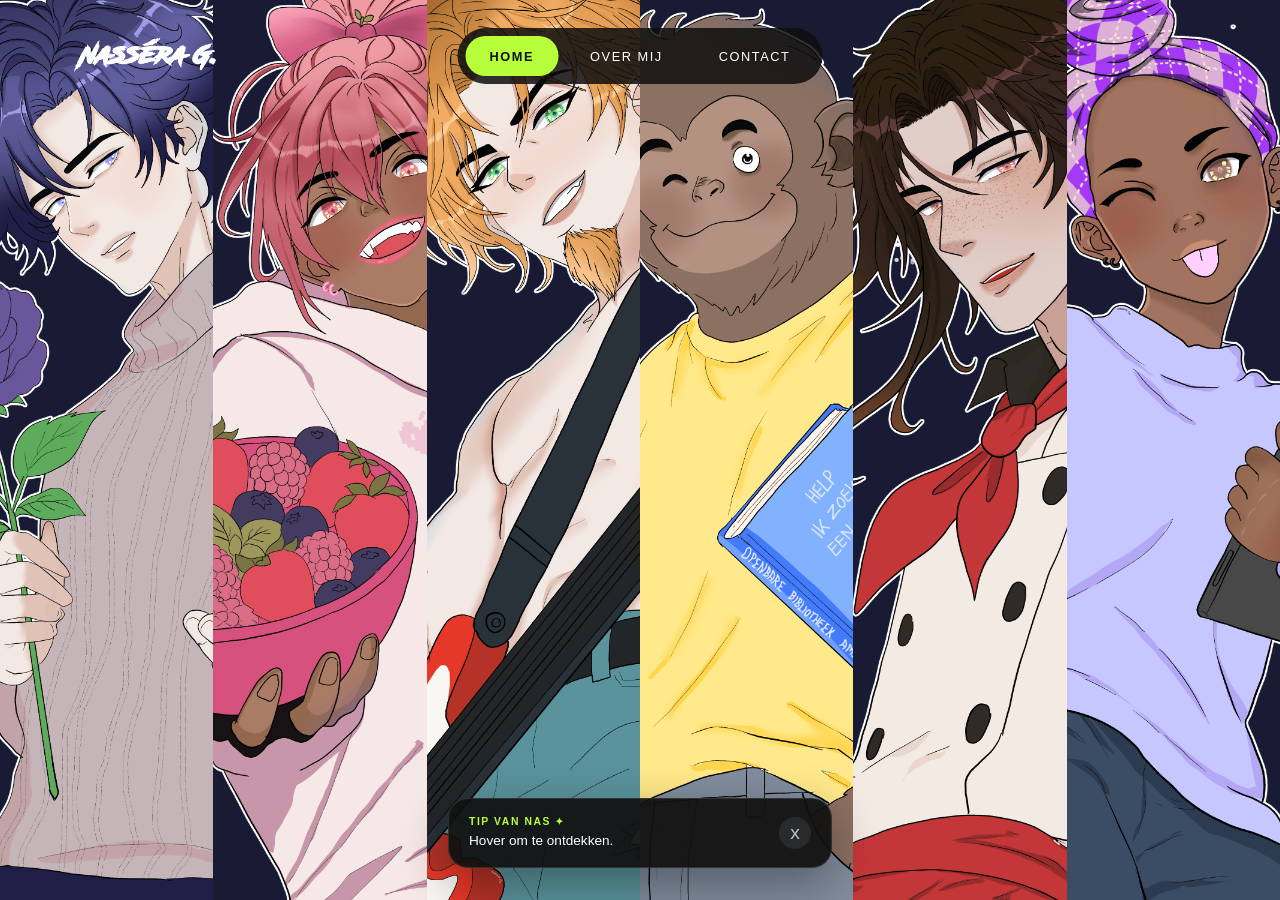
<file: index.html>
<!doctype html>
<html lang="en">

  <head>

    <meta charset="UTF-8" />
    <meta name="viewport" content="width=device-width, initial-scale=1.0" />

    <title>Nasséra G. | Portfolio</title>
    <link rel="stylesheet" href="css/style.css">
    <link rel="stylesheet" href="css/responsive.css">

    <link
      rel="preconnect"
      href="https://fonts.googleapis.com"
    />

    <link
      rel="preconnect"
      href="https://fonts.gstatic.com"
      crossorigin
    />

    <link
      href="https://fonts.googleapis.com/css2?family=Sora:wght@300;400;500;600;700&display=swap"
      rel="stylesheet"
    />

  </head>


  <body>


    <!-- ================= HEADER ================= -->

    <header>

      <a href="index.html" class="logo">
        Nass&#233;ra G.
      </a>


      <nav class="navigation">

        <ul>

          <li>
            <a href="index.html" class="active">
              Home
            </a>
          </li>

          <li>
            <a href="pages/about-me.html">
              Over mij
            </a>
          </li>

          <li>
            <a href="pages/contact.html">
              Contact
            </a>
          </li>

        </ul>

      </nav>

      <!--
      <a href="#" class="contact-button">
        Neem contact op
      </a>
      -->

    </header>



    <!-- ================= MAIN ================= -->

    <main>


      <!-- ==========================================
           PROJECT TOAST
      ========================================== -->

<div class="project-toast" role="status" aria-live="polite">
  <div class="toast-content">
    <span class="toast-label">TIP VAN NAS ✦</span>
    <p class="toast-message">Hover om te ontdekken.</p>

  </div>

  <button type="button" class="toast-close" aria-label="Melding sluiten"> x </button>

</div>



      <!-- ================= HERO ================= -->

      <section class="hero">


        <!-- ==========================================
             PROJECTS / PANELS
        ========================================== -->


        <!-- Florisoft -->

        <a
          href="pages/florisoft-werk.html"
          class="panel florisoft"
        >

          <img
            src="images/projects/florisoft/florisoft-portrait.webp"
            alt="Florisoft"
          />

          <div class="panel-overlay"></div>

          <div class="panel-content">

            <span class="panel-category">
              PROFESSIONAL WORK
            </span>

            <h2>
              Florisoft
            </h2>

            <p>
              Het ontwerpen en verbeteren van bedrijfssoftware voor de bloemenindustrie, met een sterke focus op gebruiksgemak, efficiëntie en schaalbaar interfaceontwerp.
            </p>

            <span class="panel-link">
              Bekijk project →
            </span>

          </div>

        </a>



        <!-- Grid & Colour -->

        <a
          href="pages/grid-en-kleur.html"
          class="panel grid"
        >

          <img
            src="images/projects/grid-en-kleur/grid-en-kleur-portrait.webp"
            alt="Sweet Tooth"
          />

          <div class="panel-overlay"></div>

          <div class="panel-content">

            <span class="panel-category">
              UX DESIGN
            </span>

            <h2>
              Sweet Tooth
            </h2>

            <p>
              en interface design-project waarin ik heb onderzocht hoe grid, kleur en compositie samen een sterke visuele identiteit kunnen vormen.
            </p>

            <span class="panel-link">
              Bekijk project →
            </span>

          </div>

        </a>



        <!-- Interface & Motion -->

        <a
          href="pages/interface-en-beweging.html"
          class="panel interface"
        >

          <img
            src="images/projects/interface-en-beweging/interface-en-beweging-portrait.webp"
            alt="Rocking Billy Joe!"
          />

          <div class="panel-overlay"></div>

          <div class="panel-content">

            <span class="panel-category">
              INTERACTION
            </span>

            <h2>
              Rocking Billy Joe!
            </h2>

            <p>
              Een interface design-project waarin interactie, beweging en visuele vormgeving centraal staan.
            </p>

            <span class="panel-link">
              Bekijk project →
            </span>

          </div>

        </a>



        <!-- Visual Interface Design -->

        <a
          href="pages/visual-interface-design.html"
          class="panel visual-interface"
        >

          <img
            src="images/projects/visual-interface-design/visual-interface-design-portrait.webp"
            alt="Help! Ik zoek een boek"
          />

          <div class="panel-overlay"></div>

          <div class="panel-content">

            <span class="panel-category">
              VISUAL DESIGN
            </span>

            <h2>
              Help! Ik zoek een boek
            </h2>

            <p>
Een kindvriendelijke interface waarin illustratie en interactie samenkomen om het vinden en reserveren van boeken toegankelijker te maken.
            <span class="panel-link">
              Bekijk project →
            </span>

          </div>

        </a>



        <!-- Happy Chef -->

        <a
          href="pages/happy-chef.html"
          class="panel happy-chef"
        >

          <img
            src="images/projects/happy-chef/happy-chef-portrait.webp"
            alt="Happy Chef"
          />

          <div class="panel-overlay"></div>

          <div class="panel-content">

            <span class="panel-category">
              UI DESIGN
            </span>

            <h2>
              Happy Chef
            </h2>

            <p>
             Een conceptueel UX/UI-project waarin ik heb onderzocht hoe design patterns en herbruikbare componenten kunnen worden toegepast binnen een kook- en bestelapplicatie.
            </p>

            <span class="panel-link">
              Bekijk project →
            </span>

          </div>

        </a>



        <!-- About Me -->

        <a
          href="pages/about-me.html"
          class="panel about-me"
        >

          <img
            src="images/profile/profile-portrait.webp"
            alt="About Me"
          />

          <div class="panel-overlay"></div>

          <div class="panel-content">

            <span class="panel-category">
              SIDENOTES
            </span>

            <h2>
              Over mij
            </h2>

            <p>Ontdek het verhaal, de persoon achter de de schermen.</p>

            <span class="panel-link">
              Lees meer over mij →
            </span>

          </div>

        </a>


      </section>

    </main>



    <!-- ================= JAVASCRIPT ================= -->

    <script src="javascript/script.js"></script>

  </body>

</html>
</file>
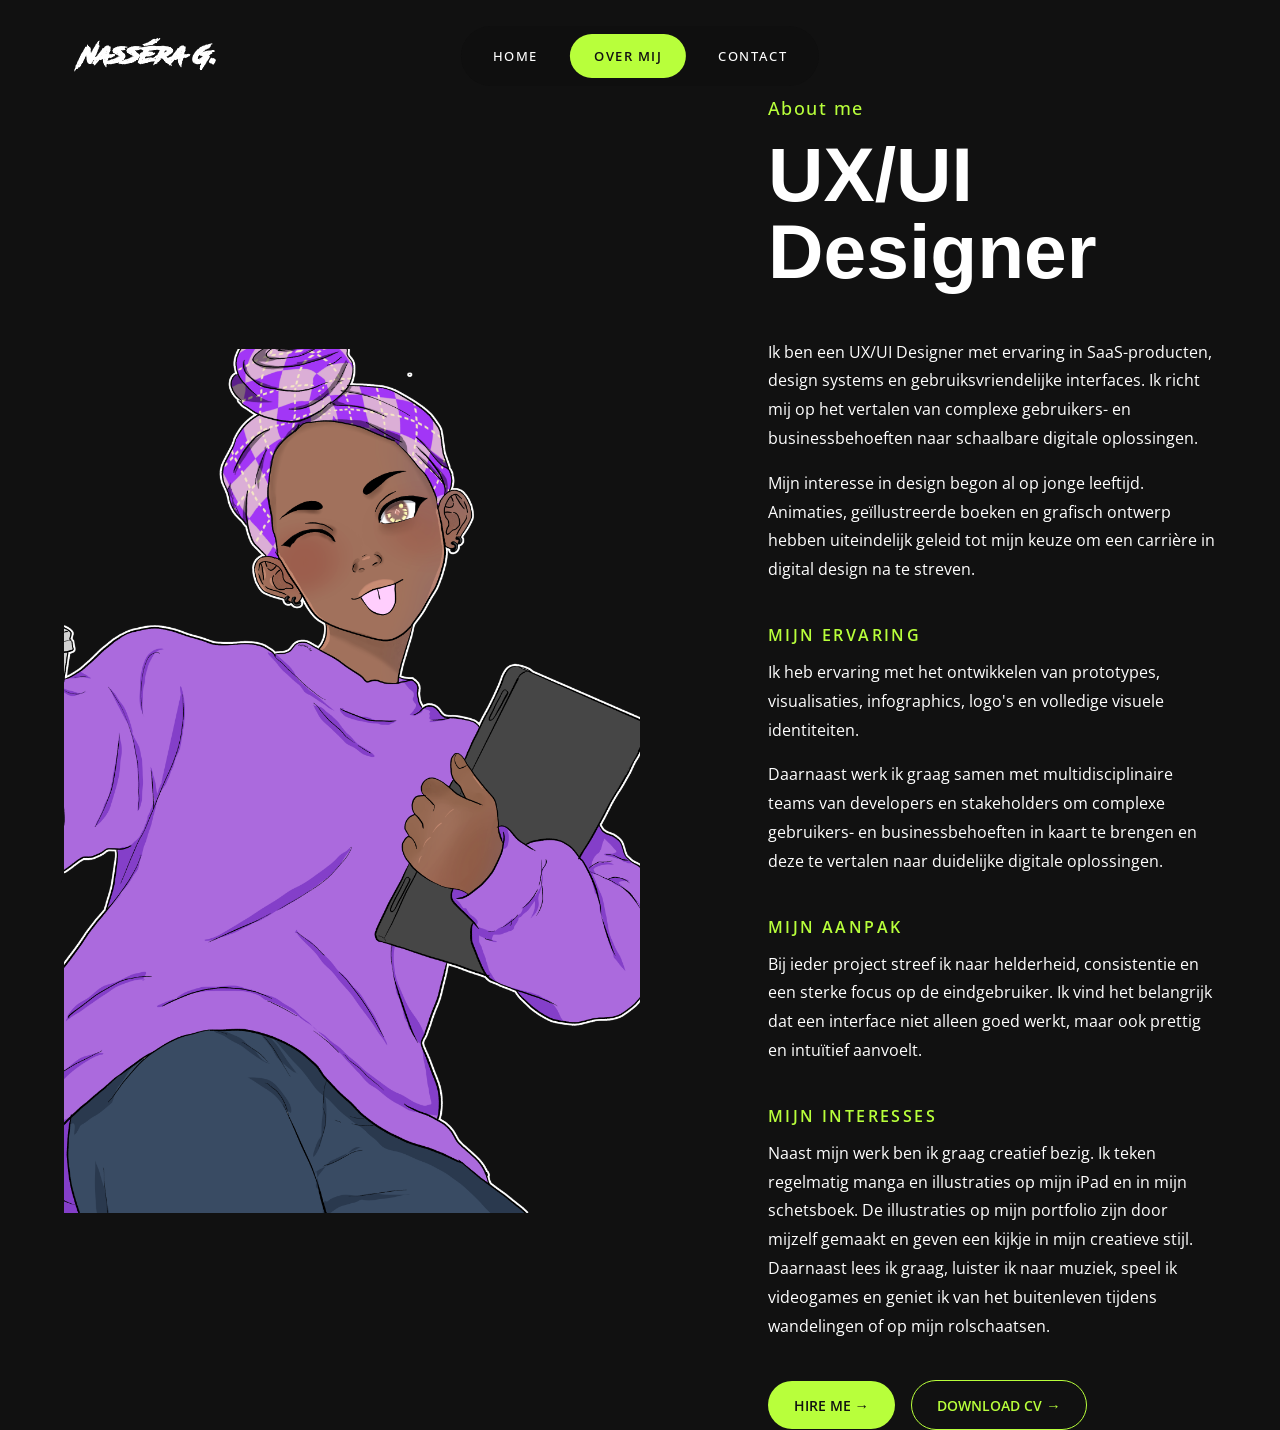
<file: pages/about-me.html>
<!doctype html>
<html lang="en">
<head>
  <meta charset="UTF-8" />
  <meta name="viewport" content="width=device-width, initial-scale=1.0" />

  <title>About Me | Portfolio</title>

  <!-- CSS -->
  <link rel="stylesheet" href="../css/style.css">
  <link rel="stylesheet" href="../css/about.css">
  <link rel="stylesheet" href="../css/responsive.css">

  <!-- FONTS -->
  <link rel="preconnect" href="https://fonts.googleapis.com" />
  <link rel="preconnect" href="https://fonts.gstatic.com" crossorigin />

  <link
    href="https://fonts.googleapis.com/css2?family=Koulen&family=Open+Sans:wght@300;400;500;600;700&display=swap"
    rel="stylesheet"
  />
</head>

  <body>

    <!-- ================= HEADER ================= -->

    <header>

   <a href="../index.html" class="logo">
        <!-- Nasséra G. -->
          Nass&#233;ra G.
      </a>

      <nav class="navigation">

        <ul>

          <li><a href="../index.html"> Home</a></li>
          <li><a href="../pages/about-me.html" class="active">Over mij</a></li>
          <li><a href="../pages/contact.html">Contact</a></li>
        </ul>
      </nav>
<!-- 
      <a href="#" class="contact-button">
        Neem contact op
      </a> -->

    </header>

    <!-- ==========================================
         ABOUT ME PAGE
    =========================================== -->

    <main class="about-page">

      <!-- ========================================
           LEFT — CHARACTER
      ========================================= -->

      <section class="about-character">
        <img src="../images/profile/full-body2.webp" alt="About Me character">
      </section>


      <!-- ========================================
           RIGHT — CONTENT
      ========================================= -->

      <section class="about-content">

        <div class="about-header">

          <span class="about-category">
            About me
          </span>

          <h1>
            UX/UI Designer
          </h1>

        </div>


        <!-- INTRODUCTION -->

        <div class="about-section">

          <p>
            Ik ben een UX/UI Designer met ervaring in SaaS-producten,
            design systems en gebruiksvriendelijke interfaces. Ik richt
            mij op het vertalen van complexe gebruikers- en
            businessbehoeften naar schaalbare digitale oplossingen.
          </p>

          <p>
            Mijn interesse in design begon al op jonge leeftijd. Animaties,
            geïllustreerde boeken en grafisch ontwerp hebben uiteindelijk
            geleid tot mijn keuze om een carrière in digital design na te
            streven.
            
          </p>

        </div>


        <!-- EXPERIENCE -->

        <div class="about-section">

          <h2>
            MIJN ERVARING 
          </h2>

          <p>
            Ik heb ervaring met het ontwikkelen van prototypes,
            visualisaties, infographics, logo's en volledige
            visuele identiteiten.
          </p>

          <p>
            Daarnaast werk ik graag samen met multidisciplinaire teams
            van developers en stakeholders om complexe gebruikers- en
            businessbehoeften in kaart te brengen en deze te vertalen naar duidelijke digitale
            oplossingen.
          </p>

        </div>


        <!-- APPROACH -->
        <div class="about-section">

          <h2>
            MIJN AANPAK
          </h2>

          <p>
            Bij ieder project streef ik naar helderheid, consistentie en
            een sterke focus op de eindgebruiker. Ik vind het belangrijk
            dat een interface niet alleen goed werkt, maar ook prettig en
            intuïtief aanvoelt.
          </p>

        </div>


        <!-- INTERESTS -->
        <div class="about-section">

          <h2>
            MIJN INTERESSES
          </h2>

          <p>
            Naast mijn werk ben ik graag creatief bezig. Ik teken regelmatig manga en illustraties op mijn iPad en in mijn schetsboek. De illustraties op mijn portfolio zijn door mijzelf gemaakt en geven een kijkje in mijn creatieve stijl. Daarnaast lees ik graag, luister ik naar muziek, speel ik videogames en geniet ik van het buitenleven tijdens wandelingen of op mijn rolschaatsen.
          </p>
        </div>


        <!-- ========================================
             SKILLS
        ========================================= -->

        <!-- <div class="about-skills">

          <div class="skill">
            <span>UX / UI DESIGN</span>
          </div>

          <div class="skill">
            <span>PROTOTYPING</span>
          </div>

          <div class="skill">
            <span>DESIGN SYSTEMS</span>
          </div>

          <div class="skill">
            <span>VISUAL DESIGN</span>
          </div>

        </div> -->


        <!-- ========================================
             CONTACT
        ========================================= -->


<div class="about-buttons">

  <a href="mailto:nasseragrampon@gmail.com" class="project-button" id="contact-button">
    HIRE ME →
  </a>


  <a href="../images/profile/CV_Nassera_Grampon_Dutch2026.pdf" target="_blank" class="project-button-secondary">
    DOWNLOAD CV →
  </a>

</div>


<div class="star-container"></div>

</section>
</main>


<script src="../javascript/about-me.js"></script>  </body>
</html>
</file>
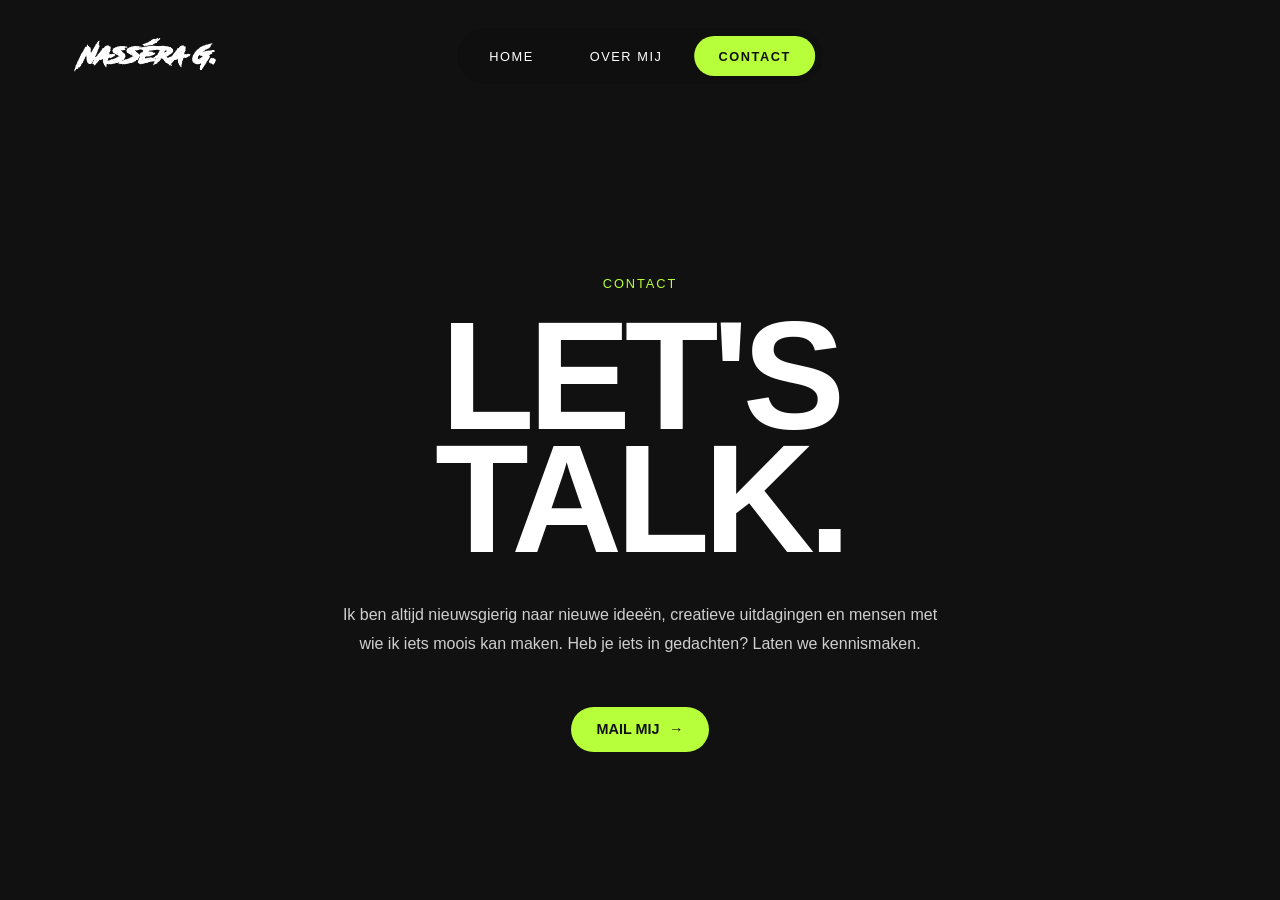
<file: pages/contact.html>
<!DOCTYPE html>
<html lang="nl">

<head>

  <meta charset="UTF-8">

  <meta name="viewport" content="width=device-width, initial-scale=1.0">

  <title>Contact — Nasséra G.</title>


  <!-- ================= CSS ================= -->

  <link rel="stylesheet" href="../css/style.css">
<link rel="stylesheet" href="../css/contact.css">
  <link rel="stylesheet" href="../css/responsive.css">

</head>


<body>


  <!-- ==========================================
       HEADER
  ========================================== -->

  <header>

    <a href="../index.html" class="logo">
      Nass&#233;ra G.
    </a>


    <nav class="navigation">
      <ul>
        <li><a href="index.html">Home</a></li>
        <li><a href="about-me.html">Over mij</a></li>
        <li><a href="contact.html" class="active">Contact</a></li>
      </ul>

    </nav>

  </header>


  <!-- ==========================================
       CONTACT
  ========================================== -->

  <main class="contact-page">

    <section class="contact-intro">

      <span class="contact-category">
        CONTACT
      </span>


      <h1>
        LET'S<br>
        TALK.
      </h1>


      <p>
        Ik ben altijd nieuwsgierig naar nieuwe ideeën, creatieve uitdagingen en mensen met wie ik iets moois kan maken. Heb je iets in gedachten? Laten we kennismaken.
      </p>


      <a
        href="mailto:nasseragrampon@gmail.com"
        class="contact-email"
        id="contact-button"
      >
        MAIL MIJ
        <span>→</span>
      </a>


      <div class="star-container"></div>

    </section>

  </main>


  <!-- ================= JAVASCRIPT ================= -->

  <script src="../javascript/contact.js"></script>

</body>

</html>
</file>
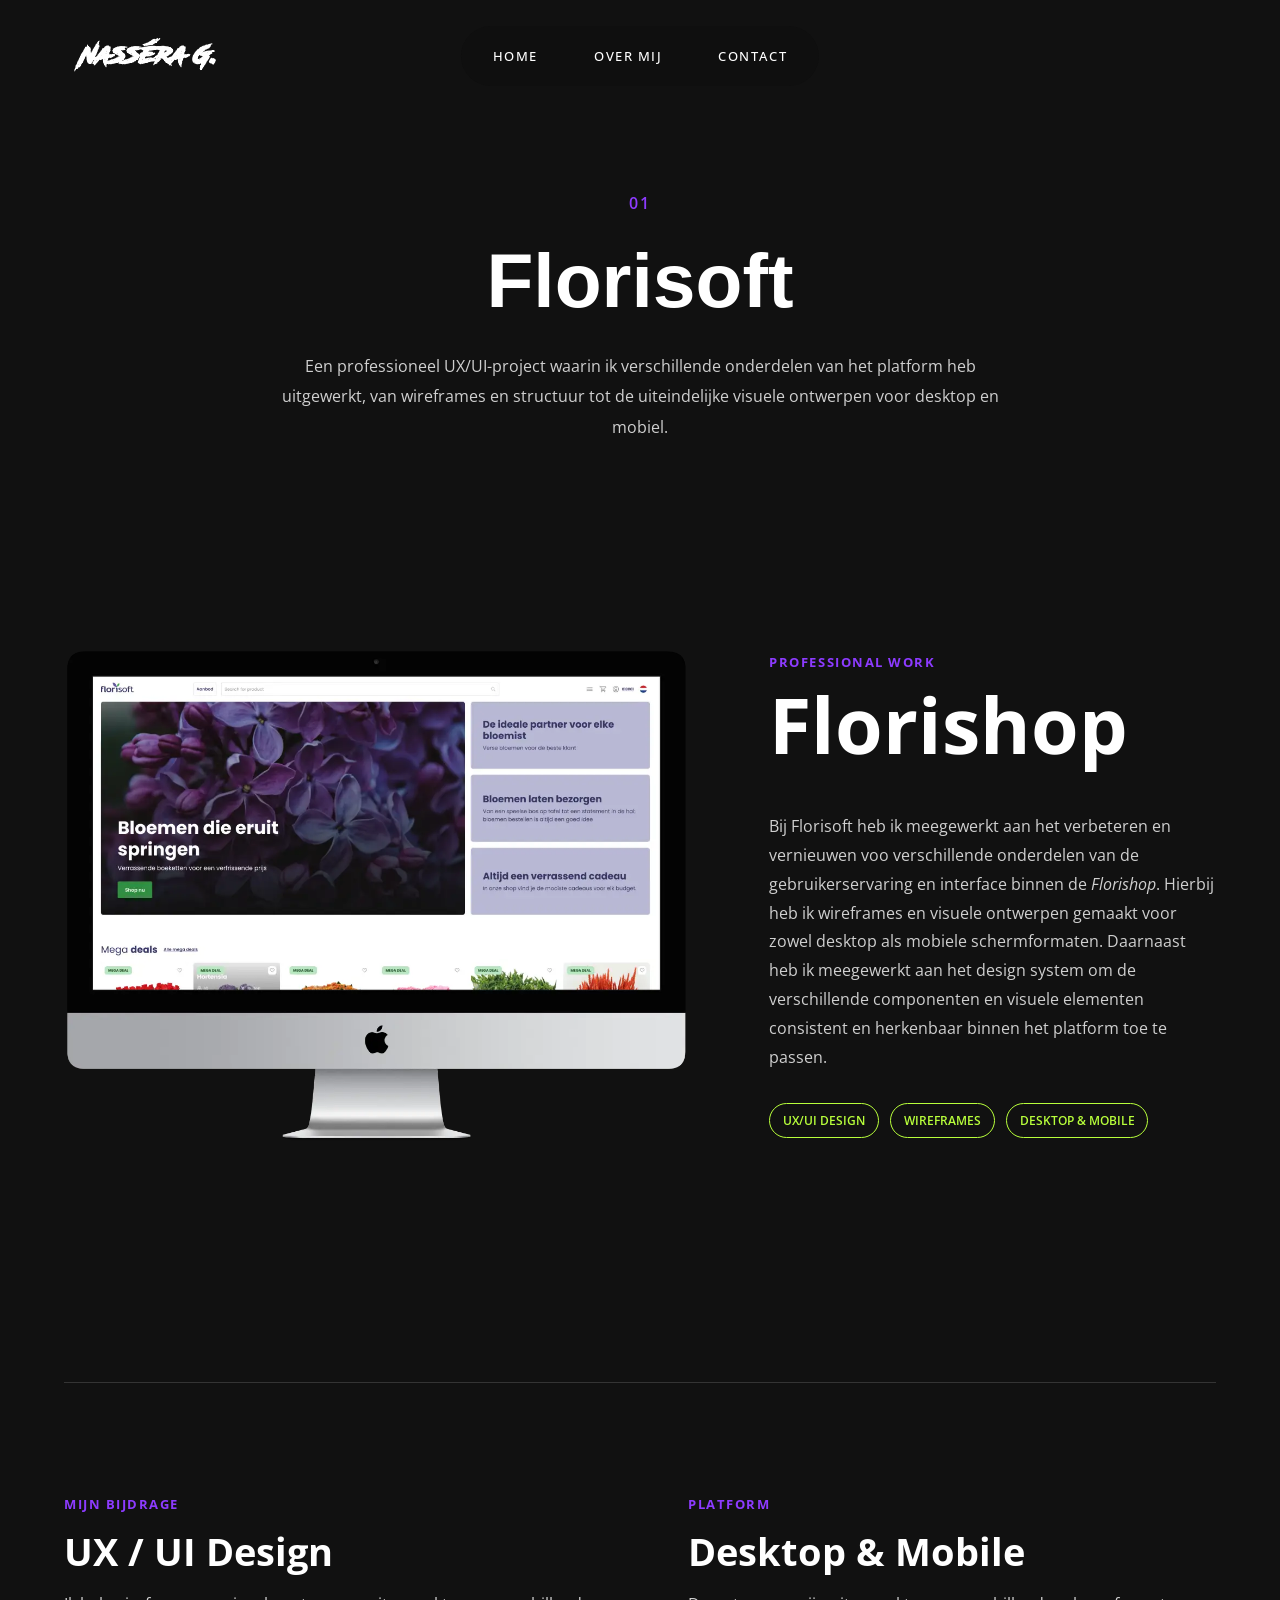
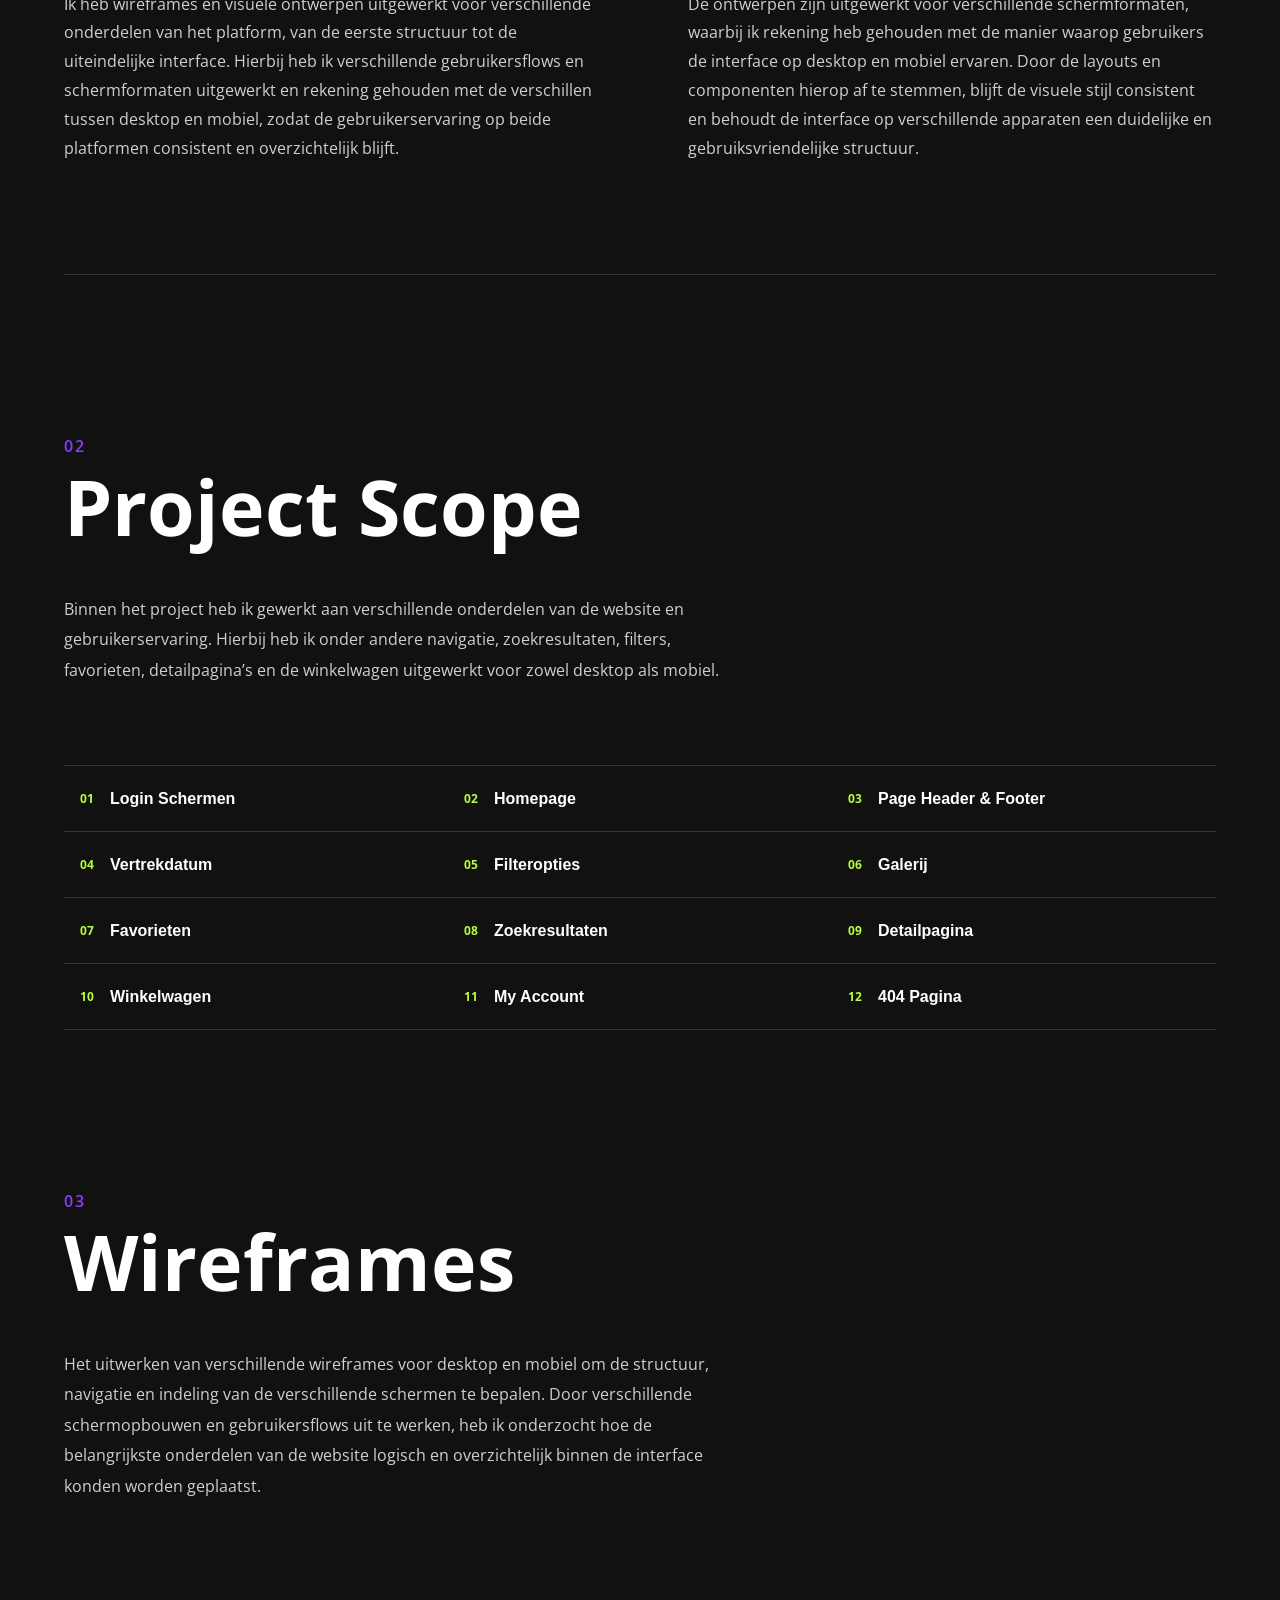
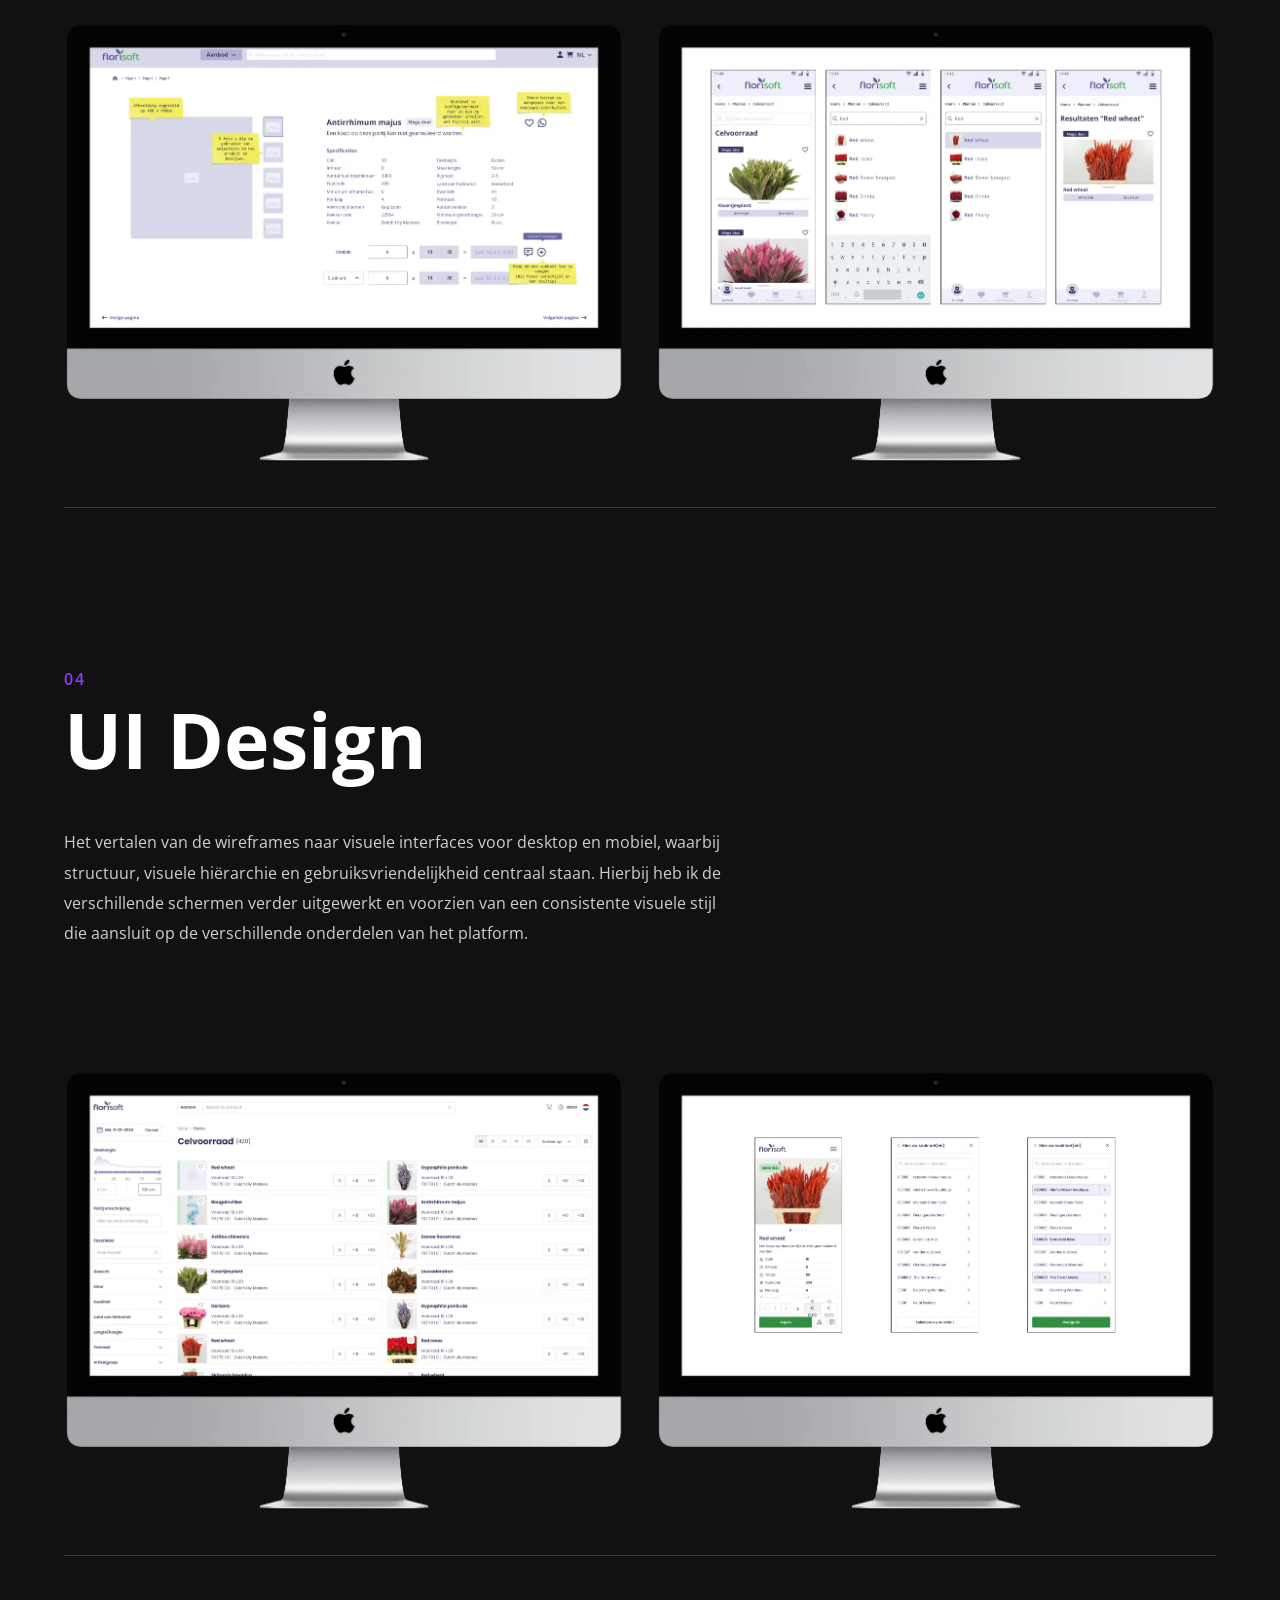
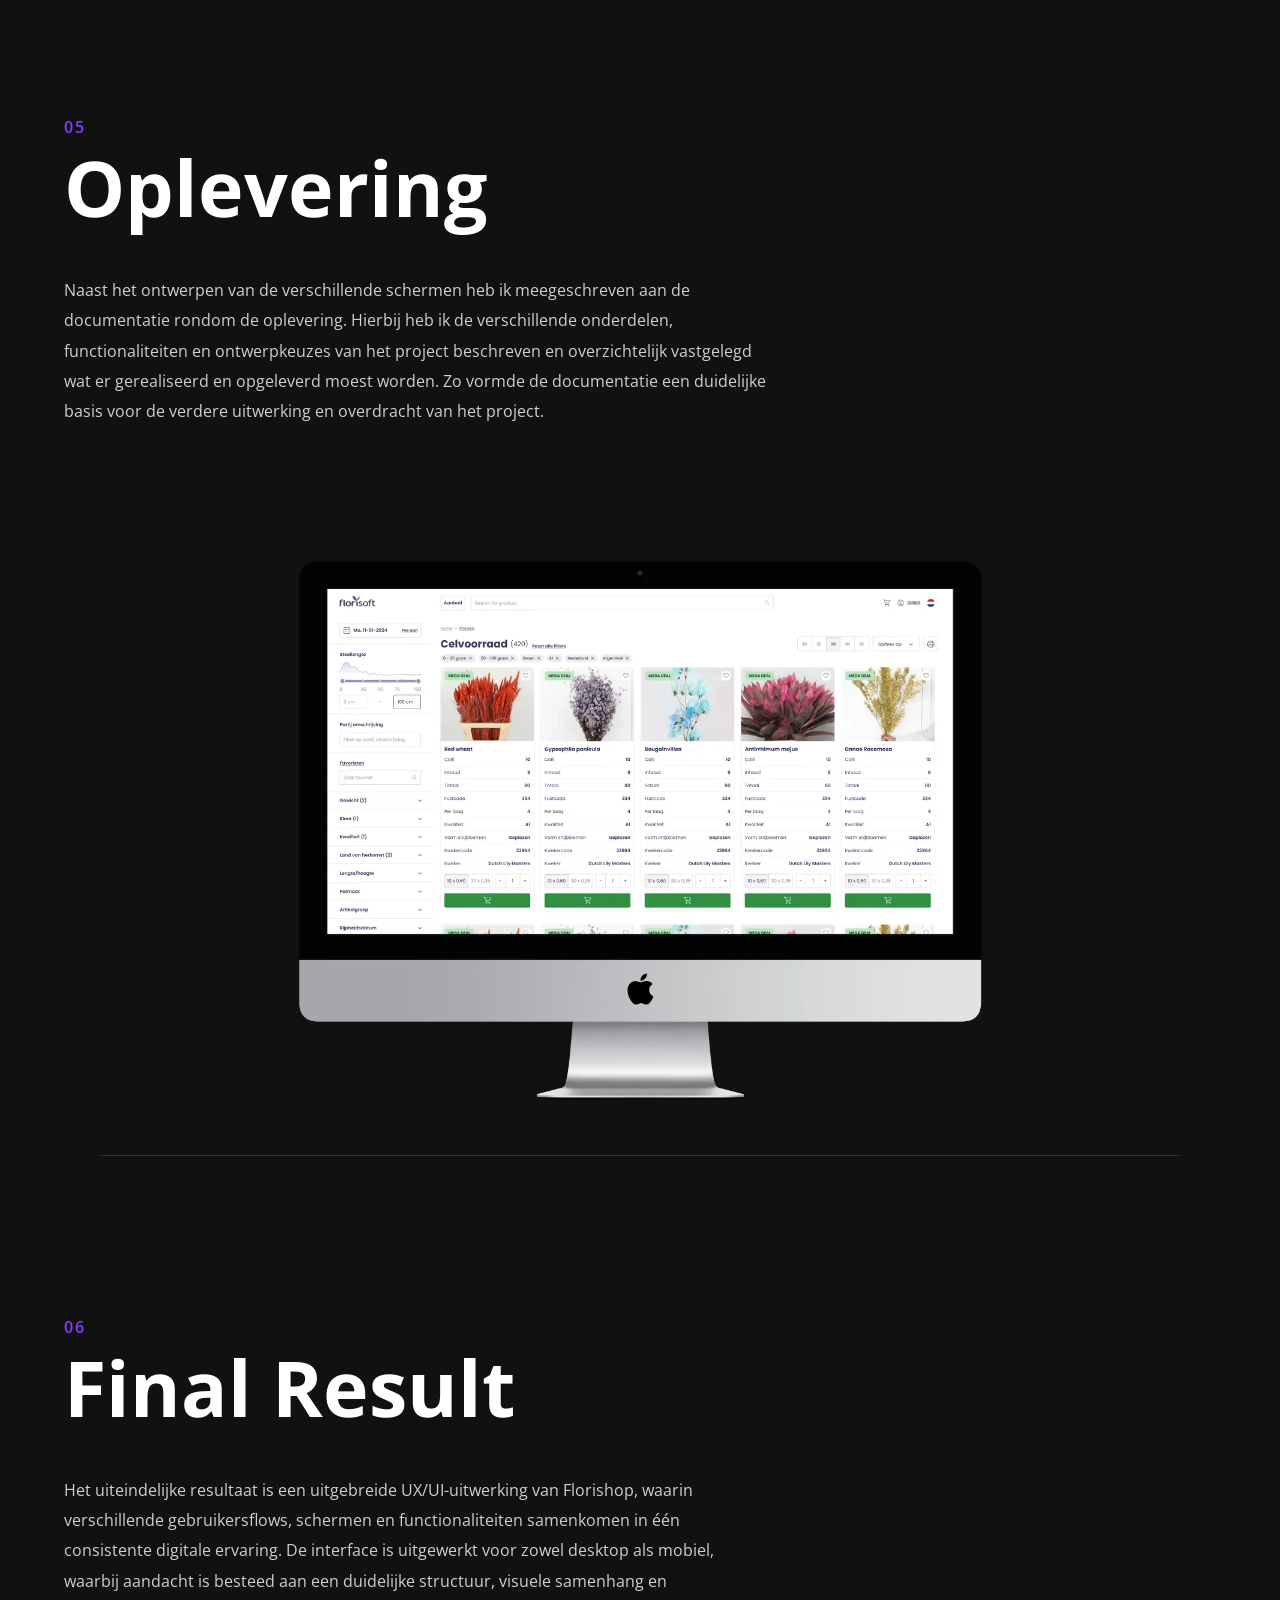
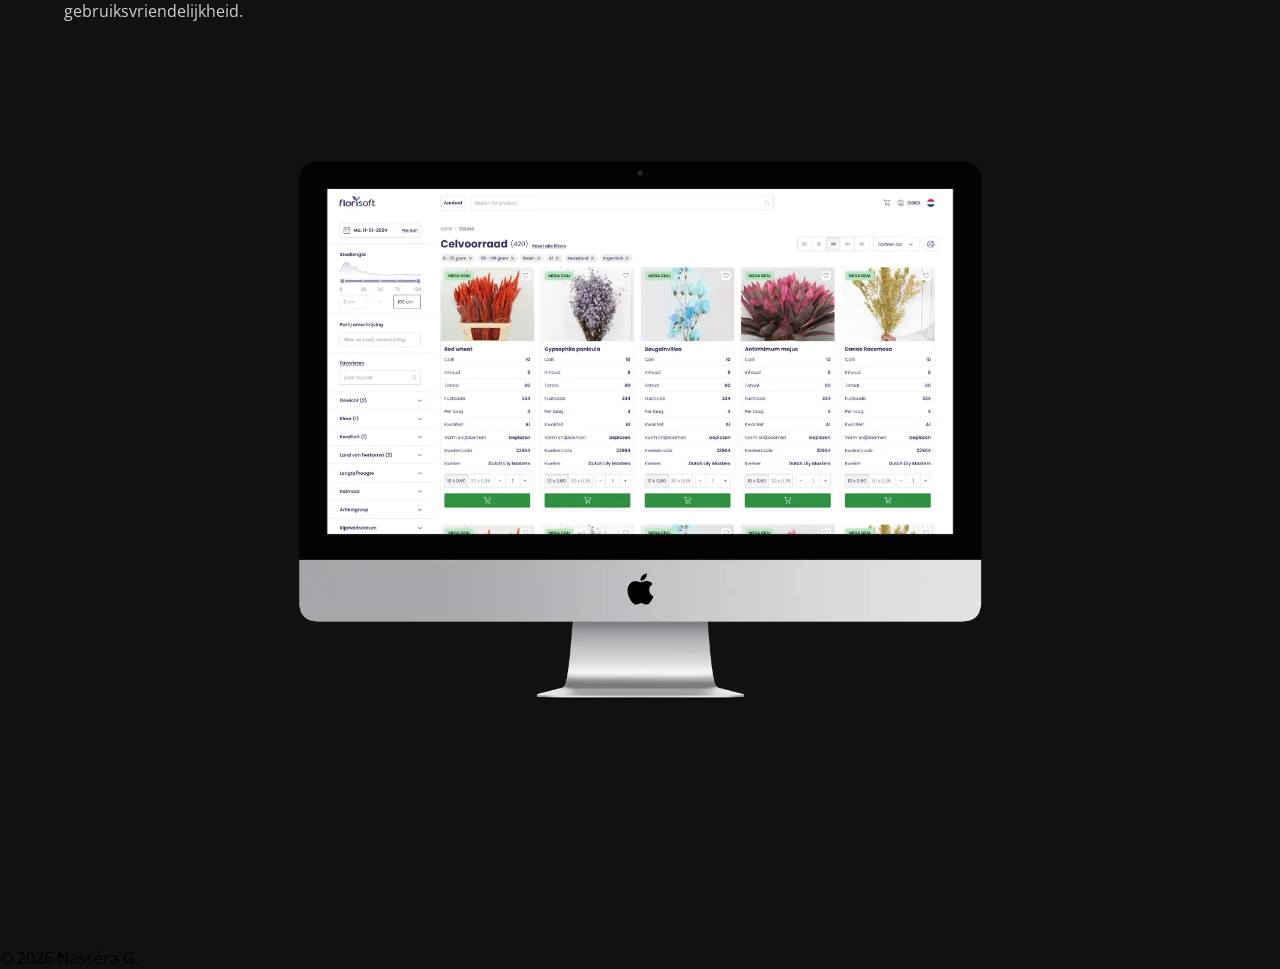
<file: pages/florisoft-werk.html>
<!doctype html>

<html lang="nl">

  <head>

    <meta charset="UTF-8" />
    <meta name="viewport" content="width=device-width, initial-scale=1.0" />

    <title>Florishop | Portfolio</title>

    <!-- CSS -->

    <link rel="stylesheet" href="../css/style.css">
    <link rel="stylesheet" href="../css/florishop.css">
    <link rel="stylesheet" href="../css/responsive.css">

    <!-- FONTS -->

    <link rel="preconnect" href="https://fonts.googleapis.com" />
    <link rel="preconnect" href="https://fonts.gstatic.com" crossorigin />

    <link
      href="https://fonts.googleapis.com/css2?family=Koulen&family=Open+Sans:wght@300;400;500;600;700&display=swap"
      rel="stylesheet"
    />

  </head>


  <body>


    <!-- ================= HEADER ================= -->

    <header>

      <a href="../index.html" class="logo">
        <!-- Nasséra G. -->
          Nass&#233;ra G.
      </a>

      <nav class="navigation">

        <ul>

          <li><a href="../index.html">Home</a></li>
          <li><a href="../pages/about-me.html">Over mij</a></li>
          <li><a href="../pages/contact.html">Contact</a></li>
        </ul>
      </nav>
<!-- 
      <a href="#" class="contact-button">
        Neem contact op
      </a> -->

    </header>



    <!-- ==========================================
         FLORISHOP PAGE
    =========================================== -->

    <main class="florishop">


      <!-- ========================================
           HERO
      ========================================= -->

      <section class="professional-hero">

        <div class="section-heading">

          <span class="section-number">
            01
          </span>

          <h1>
            Florisoft
          </h1>

        </div>


        <p class="section-intro">

          Een professioneel UX/UI-project waarin ik verschillende onderdelen van het platform heb uitgewerkt, van wireframes en structuur tot de uiteindelijke visuele ontwerpen voor desktop en mobiel.

        </p>

      </section>


      <!-- ========================================
           FEATURED PROJECT
      ========================================= -->

      <section class="professional-featured">


        <div class="featured-image">

          <img
            src="../images/projects/florisoft/florishop-preview.webp"
            alt="Florishop website"
          >

        </div>


        <div class="featured-content">

          <span class="project-label">
            PROFESSIONAL WORK
          </span>


          <h2>
            Florishop
          </h2>


          <p>

            Bij Florisoft heb ik meegewerkt aan het verbeteren en vernieuwen voo verschillende onderdelen van de gebruikerservaring en interface binnen de <i>Florishop</i>. Hierbij heb ik wireframes en visuele ontwerpen gemaakt voor zowel desktop als mobiele schermformaten. Daarnaast heb ik meegewerkt aan het design system om de verschillende componenten en visuele elementen consistent en herkenbaar binnen het platform toe te passen.

          </p>


          <div class="project-meta">

            <span>
              UX/UI DESIGN
            </span>

            <span>
              WIREFRAMES
            </span>

            <span>
              DESKTOP & MOBILE
            </span>

          </div>


        </div>

      </section>


      <!-- ========================================
           MY CONTRIBUTION
      ========================================= -->

      <section class="professional-info">


        <div class="info-block">

          <span class="info-label">
            MIJN BIJDRAGE
          </span>


          <h2>
            UX / UI Design
          </h2>


          <p>
            Ik heb wireframes en visuele ontwerpen uitgewerkt voor verschillende onderdelen van het platform, van de eerste structuur tot de uiteindelijke interface. Hierbij heb ik verschillende gebruikersflows en schermformaten uitgewerkt en rekening gehouden met de verschillen tussen desktop en mobiel, zodat de gebruikerservaring op beide platformen consistent en overzichtelijk blijft.
          </p>

        </div>


        <div class="info-block">

          <span class="info-label">
            PLATFORM
          </span>


          <h2>
            Desktop & Mobile
          </h2>


          <p>

   De ontwerpen zijn uitgewerkt voor verschillende schermformaten, waarbij ik rekening heb gehouden met de manier waarop gebruikers de interface op desktop en mobiel ervaren. Door de layouts en componenten hierop af te stemmen, blijft de visuele stijl consistent en behoudt de interface op verschillende apparaten een duidelijke en gebruiksvriendelijke structuur.

          </p>

        </div>


      </section>


      <!-- ========================================
           PROJECT SCOPE
      ========================================= -->

      <section class="project-scope">


        <div class="section-heading">

          <span class="section-number">
            02
          </span>


          <h2>
            Project Scope
          </h2>

        </div>


        <p class="section-intro">

          Binnen het project heb ik gewerkt aan verschillende onderdelen van de website en gebruikerservaring. Hierbij heb ik onder andere navigatie, zoekresultaten, filters, favorieten, detailpagina’s en de winkelwagen uitgewerkt voor zowel desktop als mobiel.

        </p>


        <div class="scope-list">


          <div class="scope-item">
            <span>01</span>
            <h3>Login Schermen</h3>
          </div>


          <div class="scope-item">
            <span>02</span>
            <h3>Homepage</h3>
          </div>


          <div class="scope-item">
            <span>03</span>
            <h3>Page Header & Footer</h3>
          </div>


          <div class="scope-item">
            <span>04</span>
            <h3>Vertrekdatum</h3>
          </div>


          <div class="scope-item">
            <span>05</span>
            <h3>Filteropties</h3>
          </div>


          <div class="scope-item">
            <span>06</span>
            <h3>Galerij</h3>
          </div>


          <div class="scope-item">
            <span>07</span>
            <h3>Favorieten</h3>
          </div>


          <div class="scope-item">
            <span>08</span>
            <h3>Zoekresultaten</h3>
          </div>


          <div class="scope-item">
            <span>09</span>
            <h3>Detailpagina</h3>
          </div>


          <div class="scope-item">
            <span>10</span>
            <h3>Winkelwagen</h3>
          </div>


          <div class="scope-item">
            <span>11</span>
            <h3>My Account</h3>
          </div>


          <div class="scope-item">
            <span>12</span>
            <h3>404 Pagina</h3>
          </div>


        </div>

      </section>


      <!-- ========================================
           WIREFRAMES
      ========================================= -->

      <section class="professional-showcase">


        <div class="section-heading">

          <span class="section-number">
            03
          </span>


          <h2>
            Wireframes
          </h2>

        </div>


        <p class="section-intro">

          Het uitwerken van verschillende wireframes voor desktop en mobiel om de structuur, navigatie en indeling van de verschillende schermen te bepalen. Door verschillende schermopbouwen en gebruikersflows uit te werken, heb ik onderzocht hoe de belangrijkste onderdelen van de website logisch en overzichtelijk binnen de interface konden worden geplaatst.
        </p>


        <div class="showcase-grid">


          <!-- <div class="showcase-item large">

            <img
              src="../images/projects/florisoft/wireframe-desktop.webp"
              alt="Florishop desktop wireframes"
            >

          </div> -->


          <div class="showcase-item">

            <img
              src="../images/projects/florisoft/wireframe-desktop.webp"
              alt="Florishop mobiele wireframes"
            >

          </div>


          <div class="showcase-item">

            <img
              src="../images/projects/florisoft/wireframe-mobile.webp"
              alt="Florishop mobiele wireframes"
            >

          </div>


        </div>

        

      </section>


      <!-- ========================================
           UI DESIGN
      ========================================= -->

      <section class="professional-showcase">


        <div class="section-heading">

          <span class="section-number">
            04
          </span>


          <h2>
            UI Design
          </h2>

        </div>


        <p class="section-intro">

          Het vertalen van de wireframes naar visuele interfaces voor desktop en mobiel, waarbij structuur, visuele hiërarchie en gebruiksvriendelijkheid centraal staan. Hierbij heb ik de verschillende schermen verder uitgewerkt en voorzien van een consistente visuele stijl die aansluit op de verschillende onderdelen van het platform.

        </p>


        <div class="showcase-grid">


          <div class="showcase-item large">

            <img
              src="../images/projects/florisoft/ui-desktop.webp"
              alt="Florishop desktop UI design"
            >

          </div>


          <div class="showcase-item">

            <img
              src="../images/projects/florisoft/ui-mobile.webp"
              alt="Florishop mobile UI design"
            >

          </div>


        </div>

      </section>


      <!-- ========================================
           DELIVERY
      ========================================= -->

      <section class="professional-result">


        <div class="section-heading">

          <span class="section-number">
            05
          </span>


          <h2>
            Oplevering
          </h2>

        </div>


        <p class="section-intro">

          Naast het ontwerpen van de verschillende schermen heb ik meegeschreven aan de documentatie rondom de oplevering. Hierbij heb ik de verschillende onderdelen, functionaliteiten en ontwerpkeuzes van het project beschreven en overzichtelijk vastgelegd wat er gerealiseerd en opgeleverd moest worden. Zo vormde de documentatie een duidelijke basis voor de verdere uitwerking en overdracht van het project.

        </p>


        <div class="result-image">

          <img
            src="../images/projects/florisoft/florishop-final.webp"
            alt="Florishop eindresultaat"
          >

        </div>


      </section>


      <!-- ========================================
           FINAL PROJECT
      ========================================= -->

      <section class="professional-final">


        <div class="section-heading">

          <span class="section-number">
            06
          </span>


          <h2>
            Final Result
          </h2>

        </div>


        <p class="section-intro">

Het uiteindelijke resultaat is een uitgebreide UX/UI-uitwerking van Florishop, waarin verschillende gebruikersflows, schermen en functionaliteiten samenkomen in één consistente digitale ervaring. De interface is uitgewerkt voor zowel desktop als mobiel, waarbij aandacht is besteed aan een duidelijke structuur, visuele samenhang en gebruiksvriendelijkheid.

        </p>


        <div class="final-project-image">

          <img
            src="../images/projects/florisoft/florishop-final.webp"
            alt="Florishop definitieve interface"
          >

        </div>


      </section>


    </main>


    <!-- ==========================================
         FOOTER
    =========================================== -->

    <footer class="site-footer">

      <p>
        © 2026 Nass&#233;ra G.
      </p>

    </footer>


  </body>

</html>
</file>
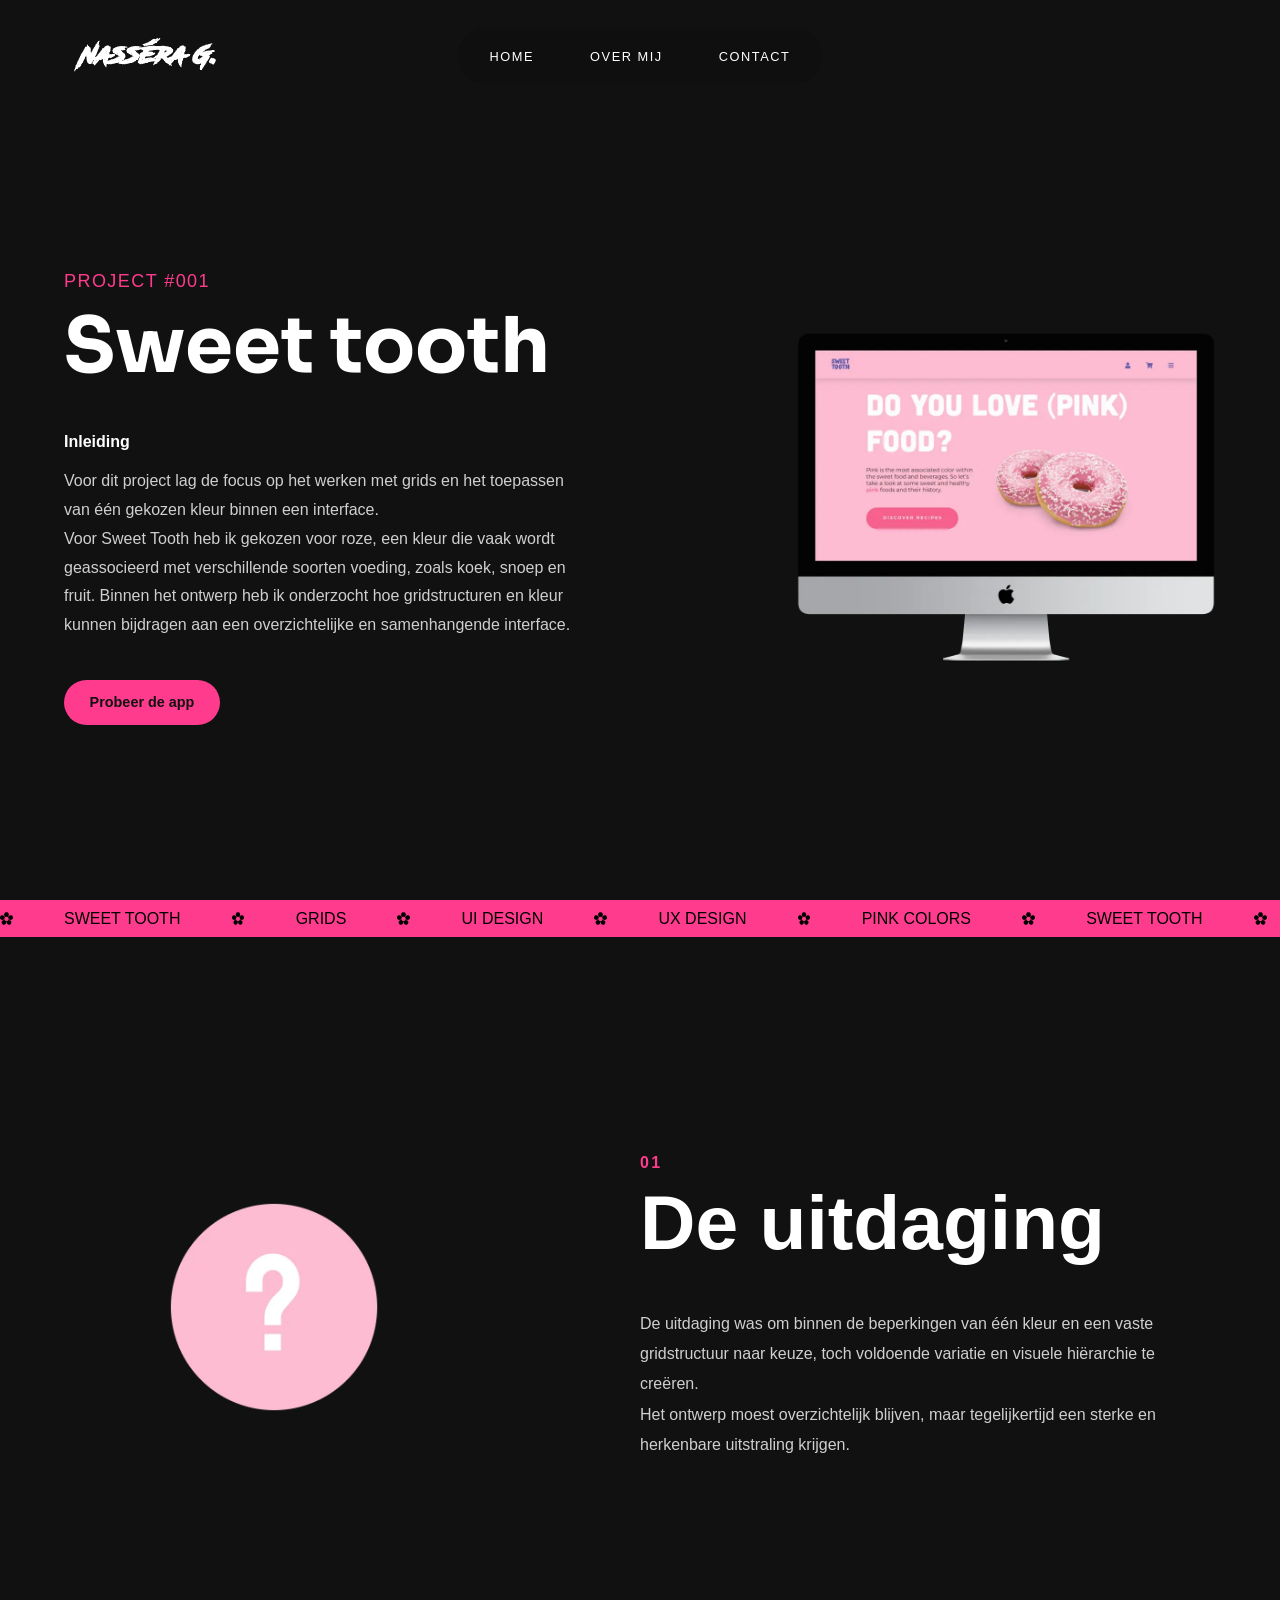
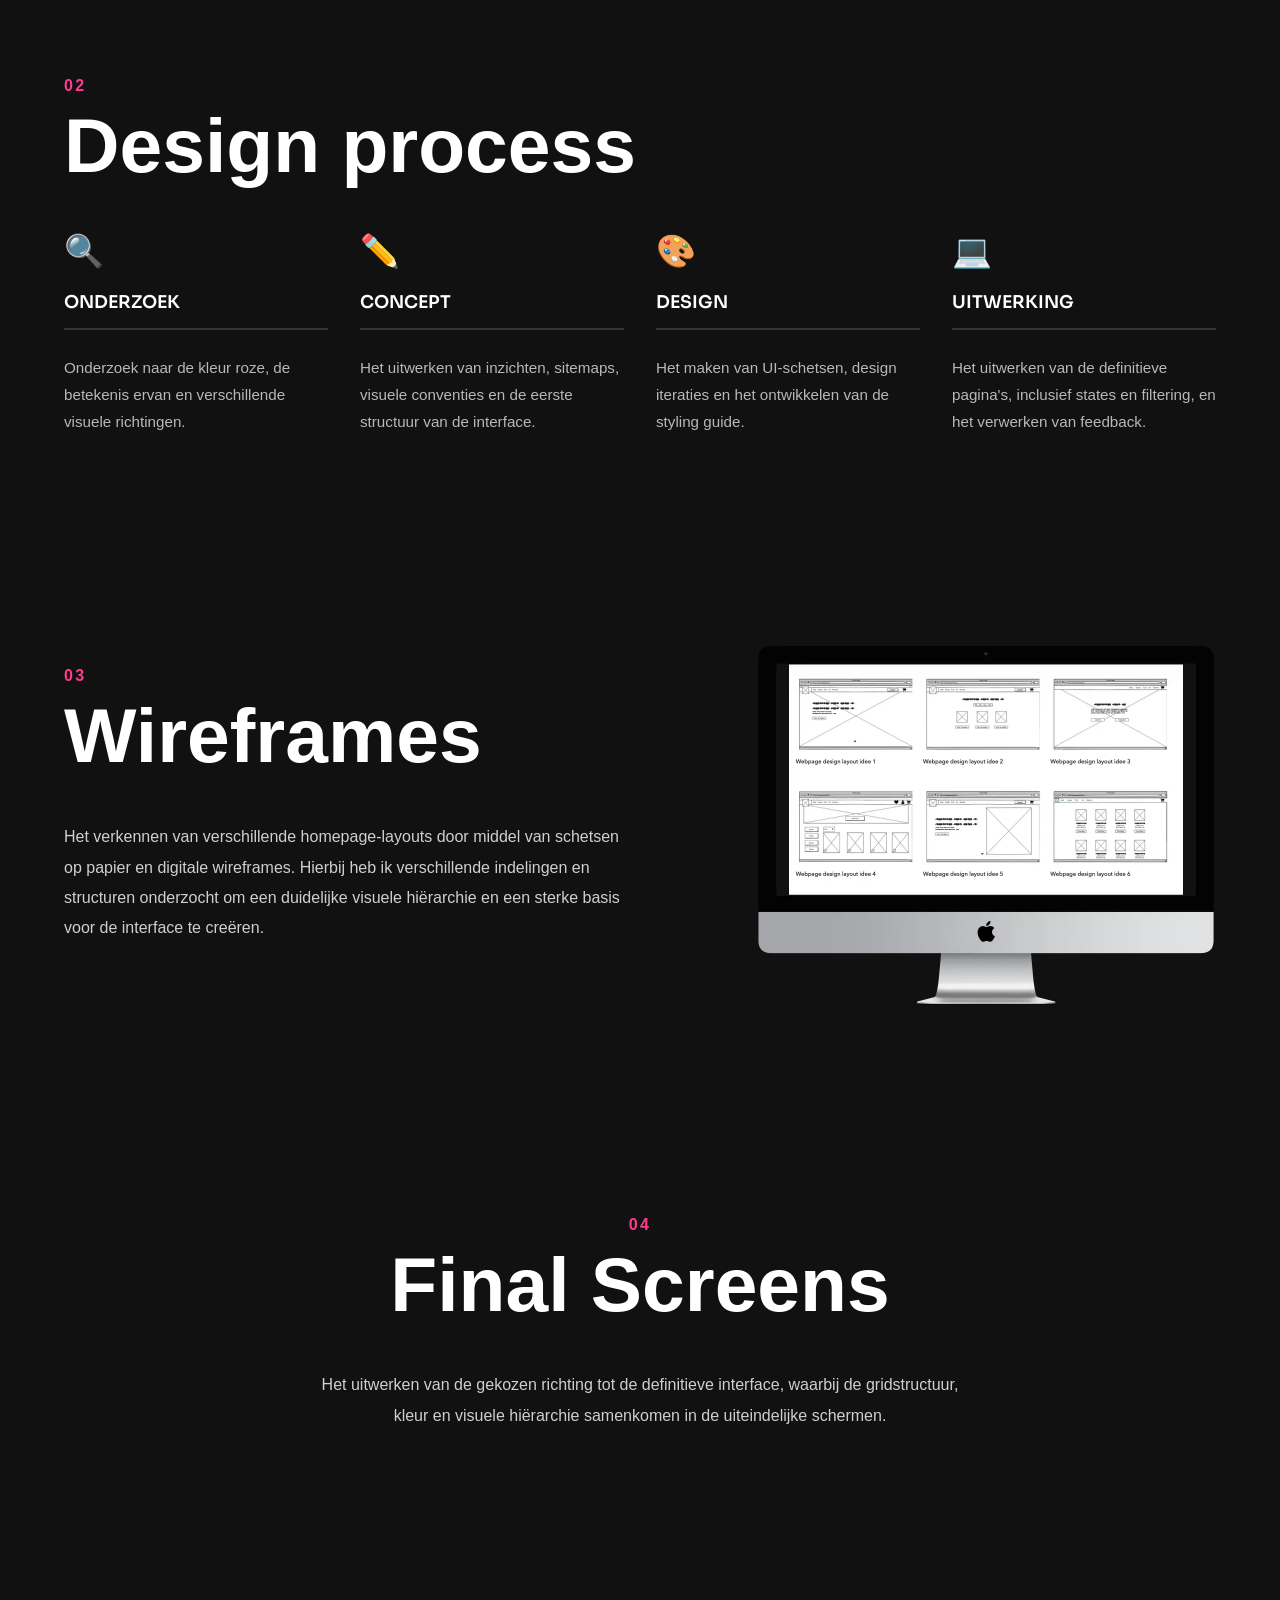
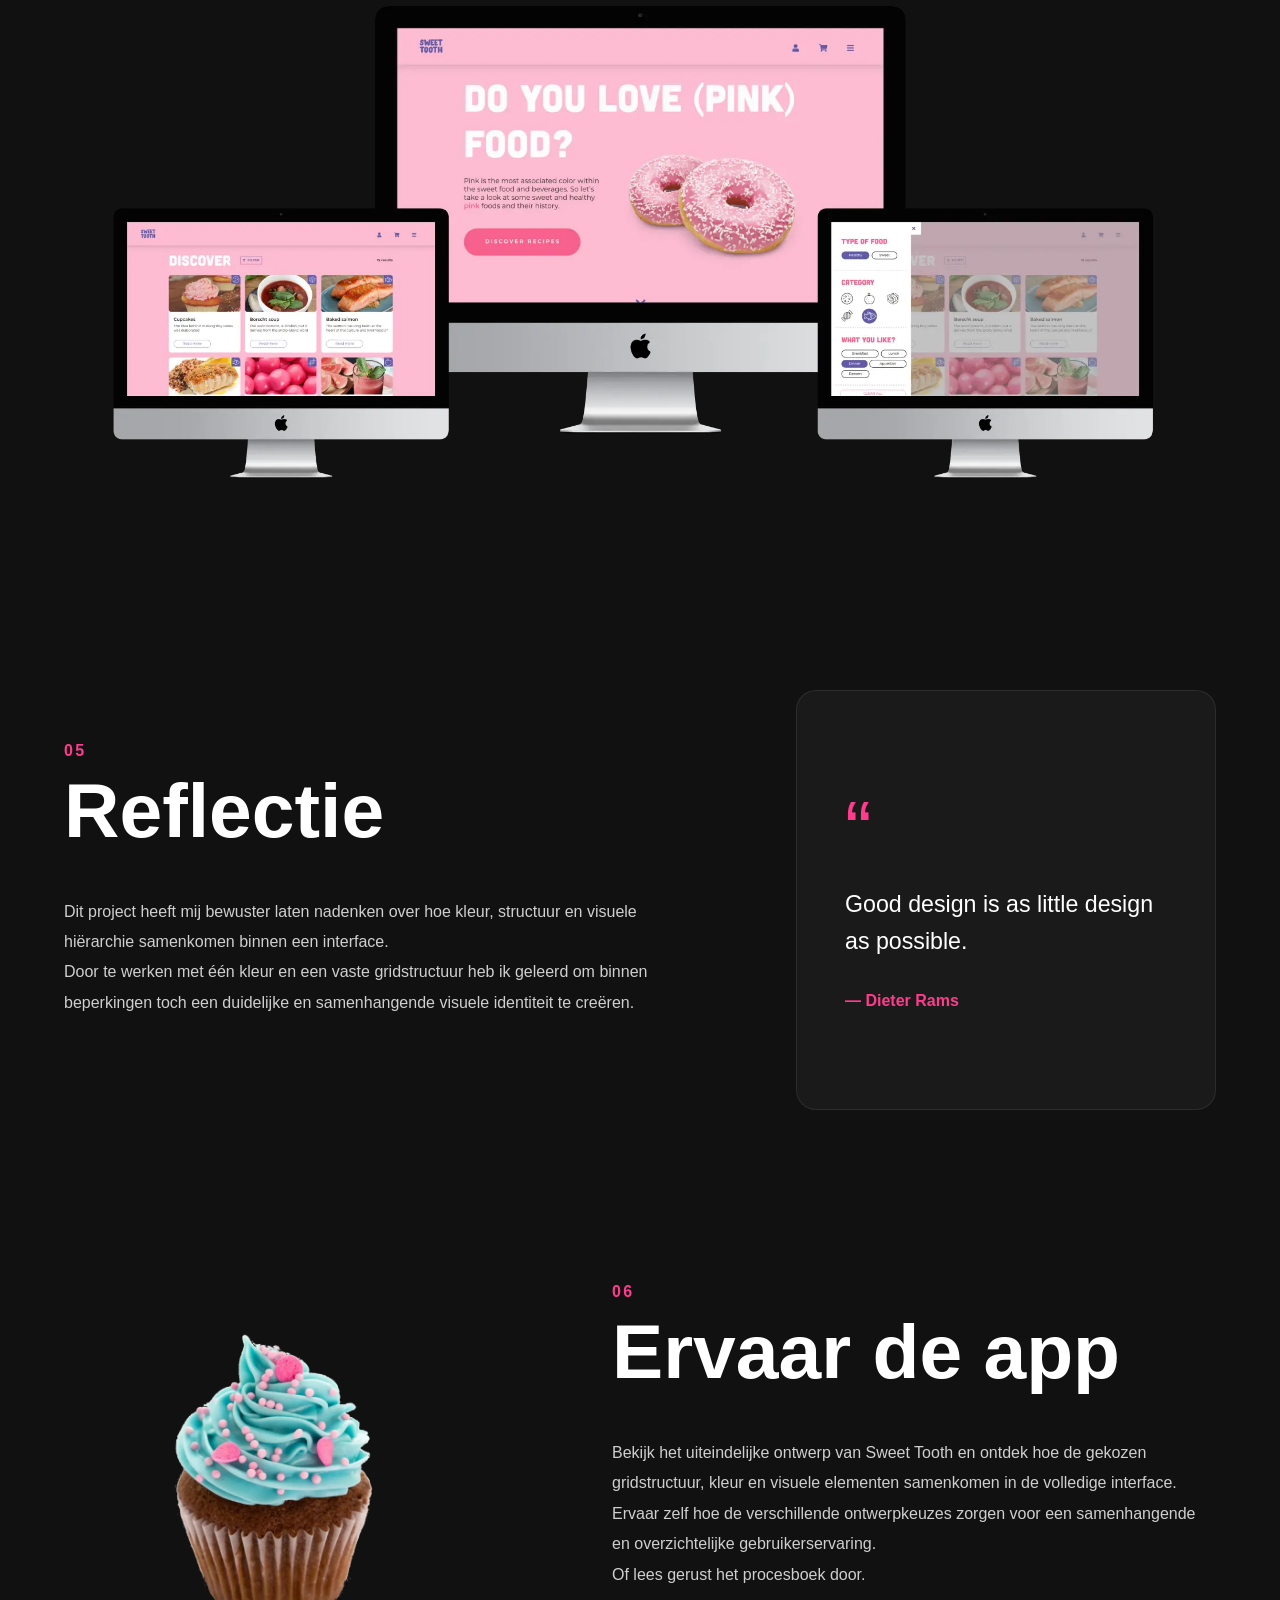
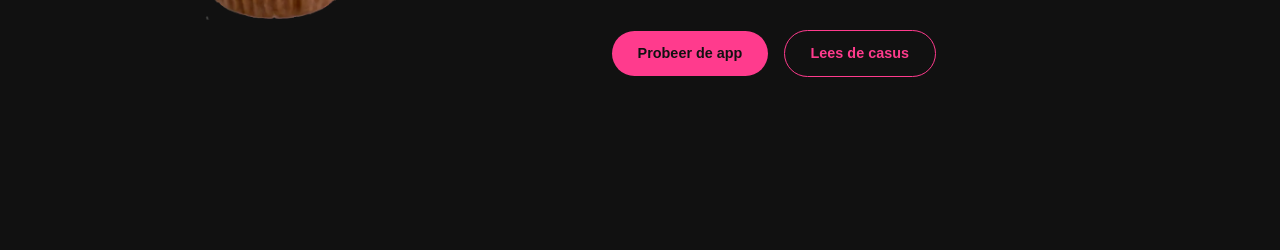
<file: pages/grid-en-kleur.html>
<!doctype html>
<html lang="en">

<head>
  <meta charset="UTF-8" />
  <meta name="viewport" content="width=device-width, initial-scale=1.0" />

  <title>Grid en kleur | Portfolio</title>

  <!-- ================= CSS ================= -->

  <link rel="stylesheet" href="../css/style.css" />
  <link rel="stylesheet" href="../css/grid-en-kleur.css" />
  <link rel="stylesheet" href="../css/responsive.css" />

  <!-- ================= FONTS ================= -->

  <link rel="preconnect" href="https://fonts.googleapis.com" />
  <link rel="preconnect" href="https://fonts.gstatic.com" crossorigin />

  <link
    href="https://fonts.googleapis.com/css2?family=Sora:wght@300;400;500;600;700&display=swap"
    rel="stylesheet"
  />
</head>

<body>

  <!-- ================= HEADER ================= -->

  <header>

    <a href="../index.html" class="logo">
      Nass&#233;ra G.
    </a>

    <nav class="navigation">

      <ul>

        <li>
          <a href="../index.html">Home</a>
        </li>

        <li>
          <a href="about-me.html">Over mij</a>
        </li>

        <li>
          <a href="contact.html">Contact</a>
        </li>

      </ul>

    </nav>

  </header>


  <!-- ================= MAIN ================= -->

  <main>


    <!-- ==========================================
         SECTION 00
         HERO SECTION
    =========================================== -->

    <section class="project-hero">

      <!-- Linkerkolom -->

      <div class="project-info">

        <span class="project-number">
          Project #001
        </span>

        <h1>
          Sweet tooth
        </h1>

        <div class="project-about">

          <h2>
            Inleiding
          </h2>

          <p>
            Voor dit project lag de focus op het werken met grids en het toepassen van één gekozen kleur binnen een interface.
            <br>
            Voor Sweet Tooth heb ik gekozen voor roze, een kleur die vaak wordt geassocieerd met verschillende soorten voeding, zoals koek, snoep en fruit.
            Binnen het ontwerp heb ik onderzocht hoe gridstructuren en kleur kunnen bijdragen aan een overzichtelijke en samenhangende interface.
          </p>

        </div>

        <a
          href="https://xd.adobe.com/view/8b24f5dc-9391-4d67-5d97-e3c2a036dd57-fd15/?fullscreen"
          class="project-button"
        >
          Probeer de app
        </a>

      </div>


      <!-- Rechterkolom -->

      <div class="project-image">

        <img
          src="../images/projects/grid-en-kleur/grid-en-kleur.webp"
          alt="Sweet Tooth applicatie"
        />

      </div>

    </section>


    <!-- ================= MARQUEE ================= -->

    <section class="project-marquee">

      <div class="marquee-track">

        <span>

          <img
            src="../assets/icons/flower-black.svg"
            alt=""
            class="marquee-icon"
          />

          SWEET TOOTH

          <img
            src="../assets/icons/flower-black.svg"
            alt=""
            class="marquee-icon"
          />

          GRIDS

          <img
            src="../assets/icons/flower-black.svg"
            alt=""
            class="marquee-icon"
          />

          UI DESIGN

          <img
            src="../assets/icons/flower-black.svg"
            alt=""
            class="marquee-icon"
          />

          UX DESIGN

          <img
            src="../assets/icons/flower-black.svg"
            alt=""
            class="marquee-icon"
          />

          PINK COLORS

          <img
            src="../assets/icons/flower-black.svg"
            alt=""
            class="marquee-icon"
          />

          SWEET TOOTH

          <img
            src="../assets/icons/flower-black.svg"
            alt=""
            class="marquee-icon"
          />

          GRIDS

        </span>


        <span aria-hidden="true">

          <img
            src="../assets/icons/flower-black.svg"
            alt=""
            class="marquee-icon"
          />

          SWEET TOOTH

          <img
            src="../assets/icons/flower-black.svg"
            alt=""
            class="marquee-icon"
          />

          GRIDS

          <img
            src="../assets/icons/flower-black.svg"
            alt=""
            class="marquee-icon"
          />

          UI DESIGN

          <img
            src="../assets/icons/flower-black.svg"
            alt=""
            class="marquee-icon"
          />

          UX DESIGN

          <img
            src="../assets/icons/flower-black.svg"
            alt=""
            class="marquee-icon"
          />

          PINK COLORS

        </span>

      </div>

    </section>


    <!-- ==========================================
         SECTION 01
         DE UITDAGING
    =========================================== -->

    <section class="challenge">

      <div class="challenge-image">

        <img
          src="../images/projects/grid-en-kleur/challenge-mockup.webp"
          alt="Grid en kleur mockup"
        />

      </div>


      <div class="challenge-content">

        <div class="section-heading">

          <span class="section-number">
            01
          </span>

          <h2>
            De uitdaging
          </h2>

        </div>

        <p>
          De uitdaging was om binnen de beperkingen van één kleur en een vaste gridstructuur naar keuze, toch voldoende variatie en visuele hiërarchie te creëren.
          <br>
          Het ontwerp moest overzichtelijk blijven, maar tegelijkertijd een sterke en herkenbare uitstraling krijgen.
        </p>

      </div>

    </section>


    <!-- ==========================================
         SECTION 02
         DESIGN PROCESS
    =========================================== -->

    <section class="design-process section">

      <div class="section-heading">

        <span class="section-number">
          02
        </span>

        <h2>
          Design process
        </h2>

      </div>


      <div class="process-grid">


        <!-- Research -->

        <article class="process-card" data-card="1">

          <div class="process-icon">
            🔍
          </div>

          <h3>
            Onderzoek
          </h3>

          <div class="process-divider"></div>

          <p>
            Onderzoek naar de kleur roze, de betekenis ervan en verschillende visuele richtingen.
          </p>

        </article>


        <!-- Concept -->

        <article class="process-card" data-card="2">

          <div class="process-icon">
            ✏️
          </div>

          <h3>
            Concept
          </h3>

          <div class="process-divider"></div>

          <p>
            Het uitwerken van inzichten, sitemaps, visuele conventies en de eerste structuur van de interface.
          </p>

        </article>


        <!-- UI Design -->

        <article class="process-card" data-card="3">

          <div class="process-icon">
            🎨
          </div>

          <h3>
            Design
          </h3>

          <div class="process-divider"></div>

          <p>
            Het maken van UI-schetsen, design iteraties en het ontwikkelen van de styling guide.
          </p>

        </article>


        <!-- Development -->

        <article class="process-card" data-card="4">

          <div class="process-icon">
            💻
          </div>

          <h3>
            Uitwerking
          </h3>

          <div class="process-divider"></div>

          <p>
            Het uitwerken van de definitieve pagina's, inclusief states en filtering, en het verwerken van feedback.
          </p>

        </article>

      </div>

    </section>


    <!-- ==========================================
         SECTION 03
         WIREFRAMES
    =========================================== -->

    <section class="wireframes">


      <!-- Linkerkolom -->

      <div class="wireframes-content">

        <div class="section-heading">

          <span class="section-number">
            03
          </span>

          <h2>
            Wireframes
          </h2>

        </div>

        <p class="section-intro">
          Het verkennen van verschillende homepage-layouts door middel van schetsen op papier en digitale wireframes.
          Hierbij heb ik verschillende indelingen en structuren onderzocht om een duidelijke visuele hiërarchie en een sterke basis voor de interface te creëren.
        </p>

      </div>


      <!-- Rechterkolom -->

      <div class="wireframes-image">

        <img
          src="../images/projects/grid-en-kleur/wireframes.webp"
          alt="Sweet Tooth wireframes"
        />

      </div>

    </section>


    <!-- ==========================================
         SECTION 04
         FINAL SCREENS
    =========================================== -->

    <section class="final-screens section">

      <div class="section-heading">

        <span class="section-number">
          04
        </span>

        <h2>
          Final Screens
        </h2>

      </div>

      <p class="section-intro">
        Het uitwerken van de gekozen richting tot de definitieve interface, waarbij de gridstructuur, kleur en visuele hiërarchie samenkomen in de uiteindelijke schermen.
      </p>


      <div class="screens-gallery">

        <div class="screen-card">

          <img
            src="../images/projects/grid-en-kleur/screen-recipe.webp"
            alt="Home Screen"
          />

        </div>

      </div>

    </section>


    <!-- ==========================================
         SECTION 05
         REFLECTION
    =========================================== -->

    <section class="reflection">


      <!-- Linkerkolom -->

      <div class="reflection-content">

        <div class="section-heading">

          <span class="section-number">
            05
          </span>

          <h2>
            Reflectie
          </h2>

        </div>

        <p class="section-intro">
          Dit project heeft mij bewuster laten nadenken over hoe kleur, structuur en visuele hiërarchie samenkomen binnen een interface.
          <br>
          Door te werken met één kleur en een vaste gridstructuur heb ik geleerd om binnen beperkingen toch een duidelijke en samenhangende visuele identiteit te creëren.
        </p>

      </div>


      <!-- Rechterkolom -->

      <div class="reflection-card">

        <span class="quote-mark">
          “
        </span>

        <blockquote>
          Good design is as little design as possible.
        </blockquote>

        <span class="quote-author">
          — Dieter Rams
        </span>

      </div>

    </section>


    <!-- ==========================================
         SECTION 06
         TRY THE APP
    =========================================== -->

    <section class="try-app">


      <!-- Linkerkolom -->

      <div class="try-app-image">

        <img
          src="../images/projects/grid-en-kleur/try-app.webp"
          alt="Sweet Tooth prototype"
        />

      </div>


      <!-- Rechterkolom -->

      <div class="try-app-content">

        <div class="section-heading">

          <span class="section-number">
            06
          </span>

          <h2>
            Ervaar de app
          </h2>

        </div>

        <p class="section-intro">
          Bekijk het uiteindelijke ontwerp van Sweet Tooth en ontdek hoe de gekozen gridstructuur, kleur en visuele elementen samenkomen in de volledige interface.
          Ervaar zelf hoe de verschillende ontwerpkeuzes zorgen voor een samenhangende en overzichtelijke gebruikerservaring.
          <br>
          Of lees gerust het procesboek door.
        </p>


        <div class="project-buttons">

          <a
            href="https://xd.adobe.com/view/8b24f5dc-9391-4d67-5d97-e3c2a036dd57-fd15/?fullscreen"
            class="project-button"
          >
            Probeer de app
          </a>

          <a
            href="../images/projects/grid-en-kleur/VID2_Nassera_Grampon_1920_Grid_en_Kleur.pdf"
            target="_blank"
            rel="noopener noreferrer"
            class="project-button-secondary"
          >
            Lees de casus
          </a>

        </div>

      </div>

    </section>

  </main>


  <!-- ================= JAVASCRIPT ================= -->

  <script src="../javascript/script.js"></script>

</body>
</html>
</file>
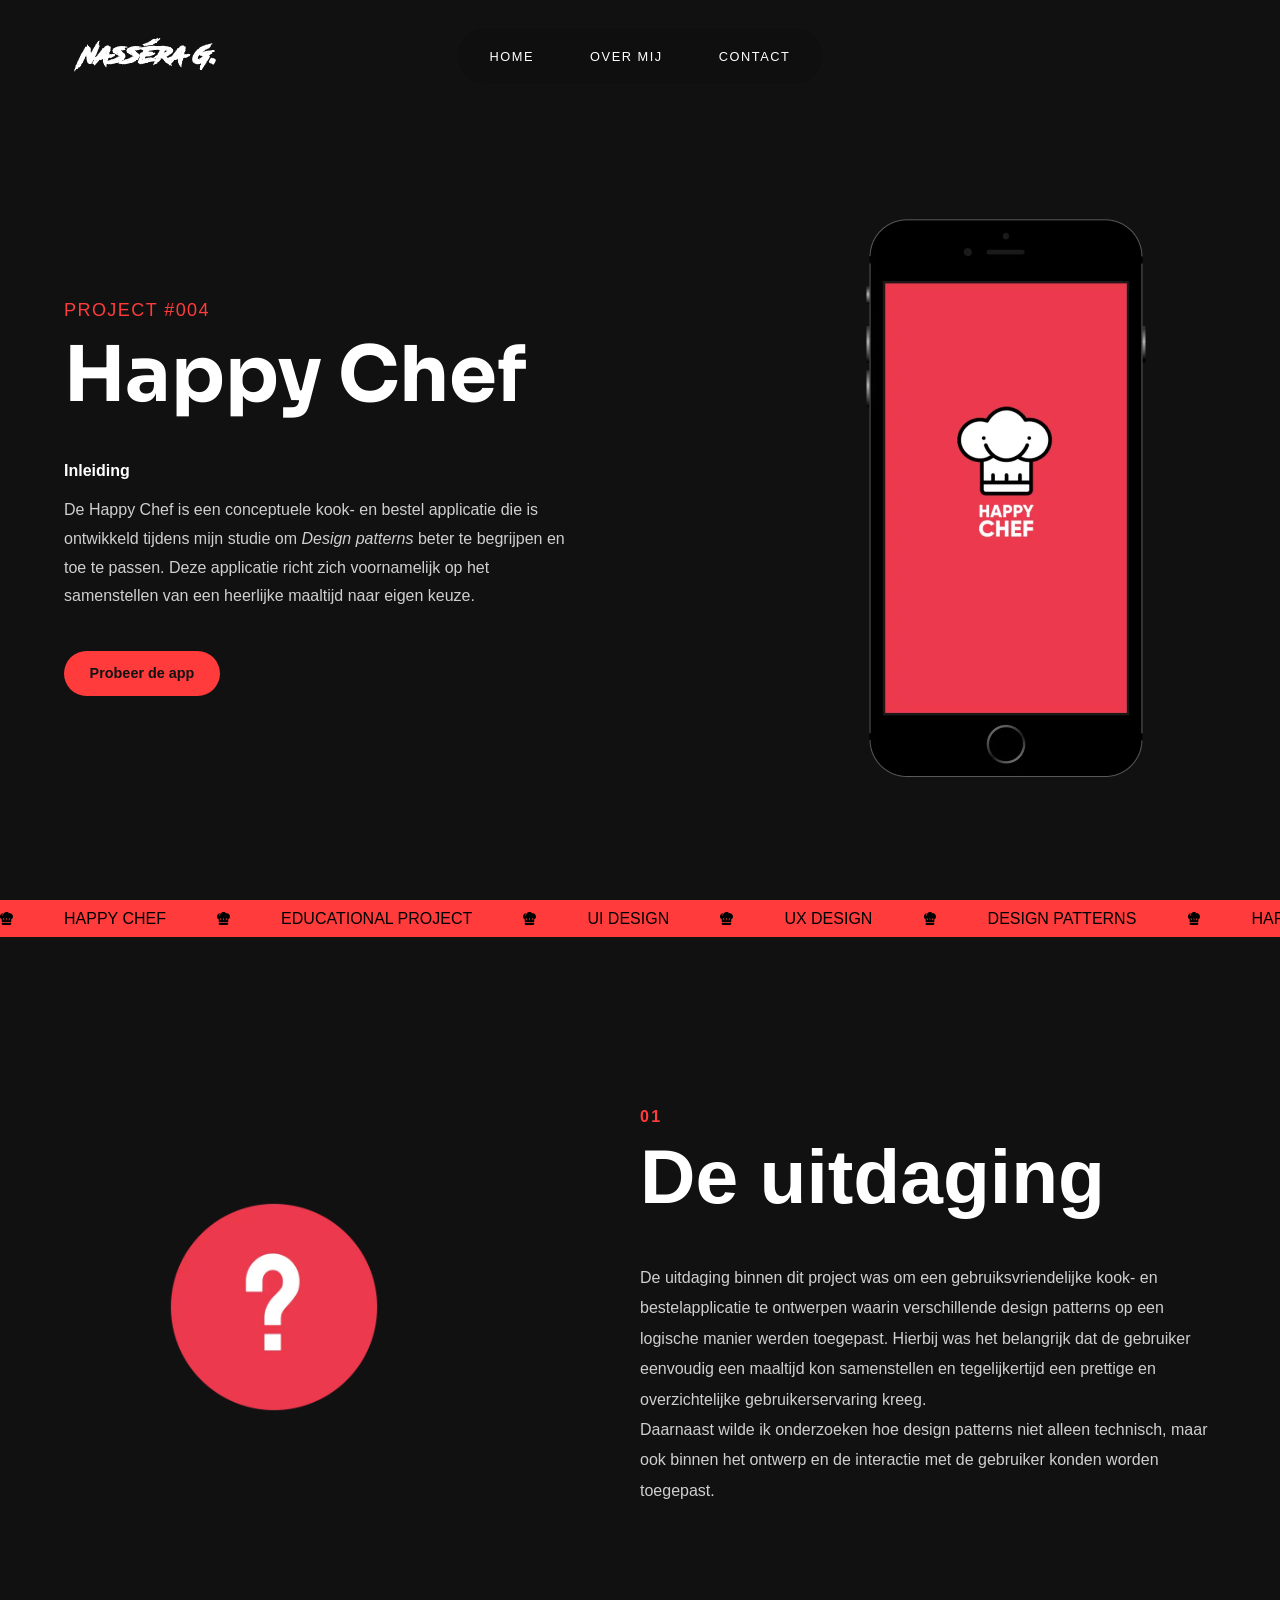
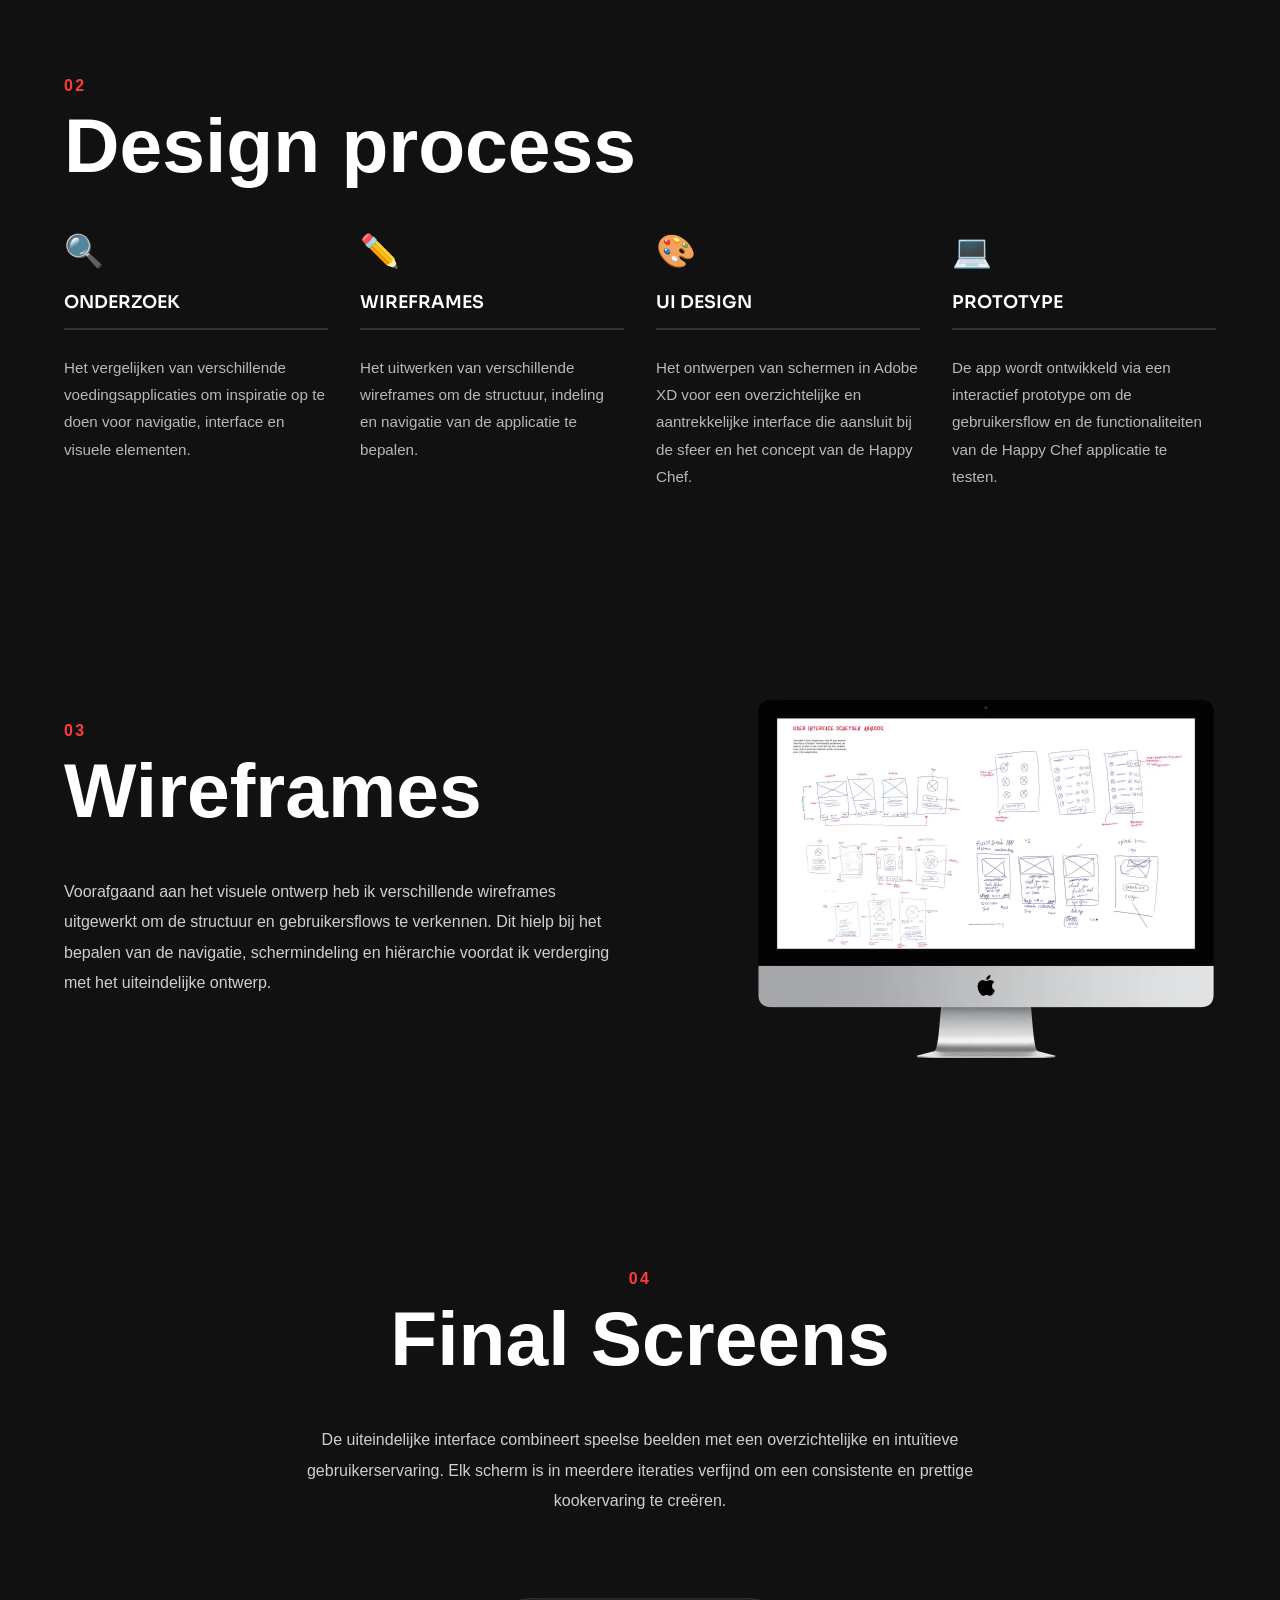
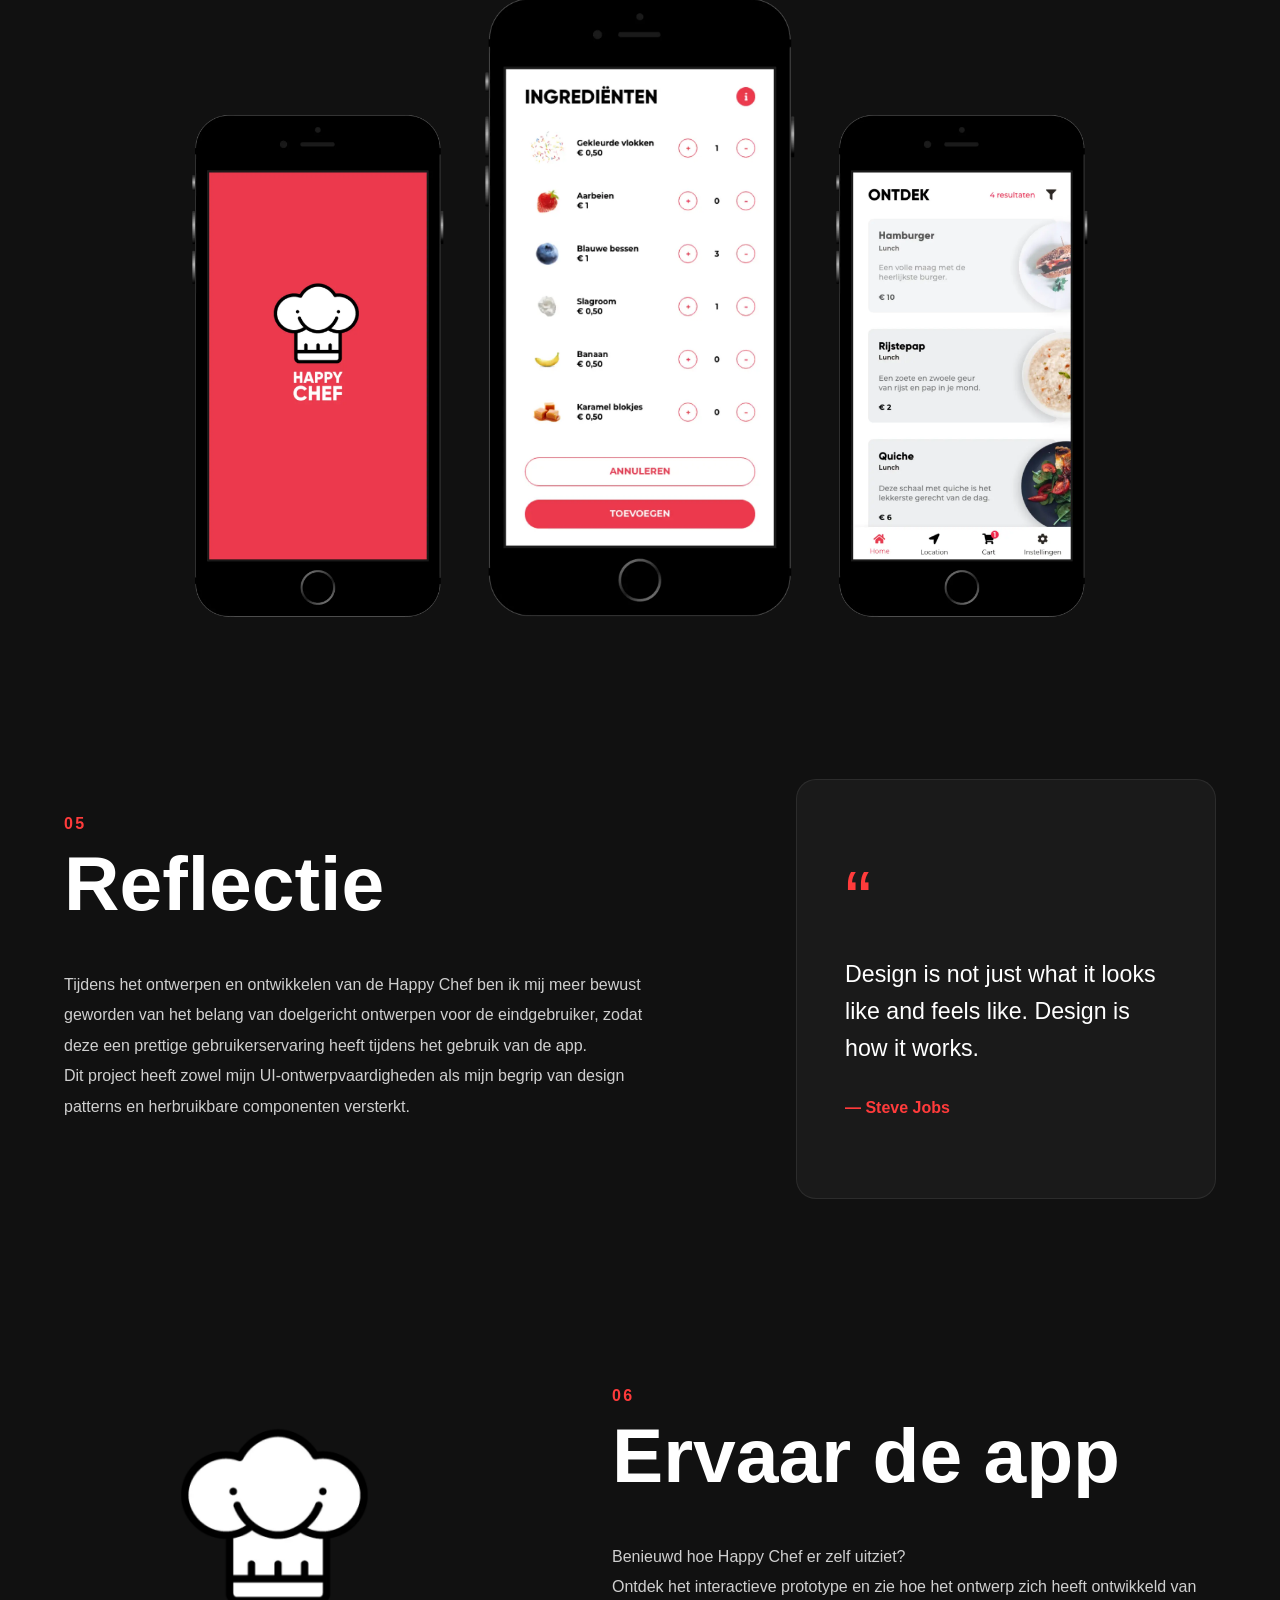
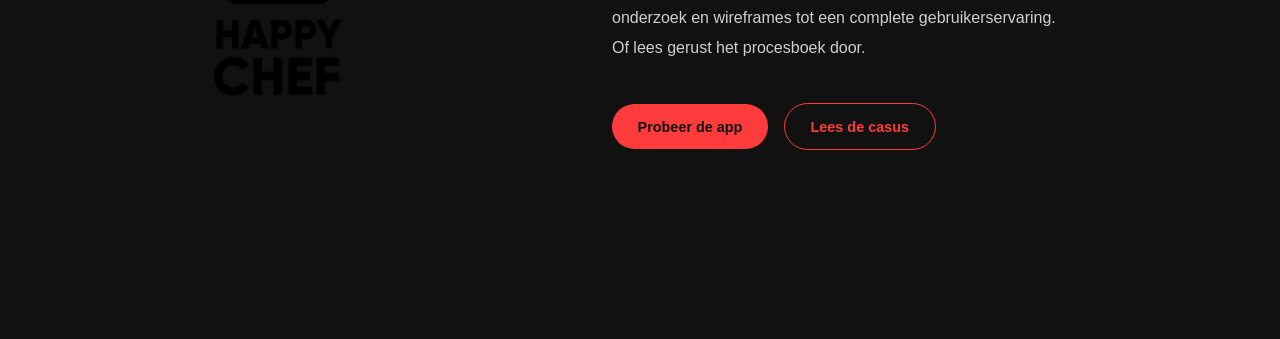
<file: pages/happy-chef.html>
<!doctype html>
<html lang="en">

<head>

  <meta charset="UTF-8" />
  <meta name="viewport" content="width=device-width, initial-scale=1.0" />

  <title>Happy Chef | Portfolio</title>

  <!-- ================= CSS ================= -->

<link rel="stylesheet" href="../css/style.css">
<link rel="stylesheet" href="../css/happy-chef.css">
<link rel="stylesheet" href="../css/responsive.css">

  <!-- ================= FONTS ================= -->

  <link rel="preconnect" href="https://fonts.googleapis.com" />
  <link rel="preconnect" href="https://fonts.gstatic.com" crossorigin />

  <link
    href="https://fonts.googleapis.com/css2?family=Sora:wght@300;400;500;600;700&display=swap"
    rel="stylesheet"
  />

</head>

<body>

  <!-- ================= HEADER ================= -->

  <header>

    <a href="../index.html" class="logo">
      Nass&#233;ra G.
    </a>

    <nav class="navigation">

      <ul>

        <li>
          <a href="../index.html">Home</a>
        </li>

        <li>
          <a href="about-me.html">Over mij</a>
        </li>

        <li>
          <a href="contact.html">Contact</a>
        </li>

      </ul>

    </nav>

  </header>


  <!-- ================= MAIN ================= -->

  <main>


    <!-- ==========================================
         SECTION 00
         HERO SECTION
    =========================================== -->

    <section class="project-hero">

      <!-- Linkerkolom -->

      <div class="project-info">

        <span class="project-number">
          Project #004
        </span>

        <h1>
          Happy Chef
        </h1>

        <div class="project-about">

          <h2>
            Inleiding
          </h2>

          <p>
            De Happy Chef is een conceptuele kook- en bestel applicatie die is ontwikkeld tijdens mijn studie om
            <i>Design patterns</i> beter te begrijpen en toe te passen.
            Deze applicatie richt zich voornamelijk op het samenstellen van een heerlijke maaltijd naar eigen keuze.
          </p>

        </div>

        <a href="https://xd.adobe.com/view/ece95146-204a-463c-4bdd-4e93cceb767b-9ad8/" class="project-button">
          Probeer de app
        </a>

      </div>


      <!-- Rechterkolom -->

      <div class="project-image">

        <img
          src="../images/projects/happy-chef/happy-chef.webp"
          alt="Happy Chef applicatie"
        />

      </div>

    </section>


    <!-- ================= MARQUEE ================= -->

    <section class="project-marquee">

      <div class="marquee-track">

        <span>

          <img
            src="../assets/icons/chef-hat-black.svg"
            alt=""
            class="marquee-icon"
          />

          HAPPY CHEF

          <img
            src="../assets/icons/chef-hat-black.svg"
            alt=""
            class="marquee-icon"
          />

          EDUCATIONAL PROJECT

          <img
            src="../assets/icons/chef-hat-black.svg"
            alt=""
            class="marquee-icon"
          />

          UI DESIGN

          <img
            src="../assets/icons/chef-hat-black.svg"
            alt=""
            class="marquee-icon"
          />

          UX DESIGN

          <img
            src="../assets/icons/chef-hat-black.svg"
            alt=""
            class="marquee-icon"
          />

          DESIGN PATTERNS

          <img
            src="../assets/icons/chef-hat-black.svg"
            alt="icon"
            class="marquee-icon"
          />

          HAPPY CHEF

          <img
            src="../assets/icons/chef-hat-black.svg"
            alt=""
            class="marquee-icon"
          />

          EDUCATIONAL PROJECT

        </span>


        <span aria-hidden="true">

          <img
            src="../assets/icons/chef-hat-black.svg"
            alt=""
            class="marquee-icon"
          />

          HAPPY CHEF

          <img
            src="../assets/icons/chef-hat-black.svg"
            alt=""
            class="marquee-icon"
          />

          EDUCATIONAL PROJECT

          <img
            src="../assets/icons/chef-hat-black.svg"
            alt=""
            class="marquee-icon"
          />

          UI DESIGN

          <img
            src="../assets/icons/chef-hat-black.svg"
            alt=""
            class="marquee-icon"
          />

          UX DESIGN

          <img
            src="../assets/icons/chef-hat-black.svg"
            alt=""
            class="marquee-icon"
          />

          DESIGN PATTERNS

        </span>

      </div>

    </section>


    <!-- ==========================================
         SECTION 01
         DE UITDAGING
    =========================================== -->

    <section class="challenge">

      <div class="challenge-image">

        <img
          src="../images/projects/happy-chef/challenge-mockup.webp"
          alt="Happy Chef mockup"
        />

      </div>


      <div class="challenge-content">

        <div class="section-heading">

          <span class="section-number">
            01
          </span>

          <h2>
            De uitdaging
          </h2>

        </div>

        <p>
          De uitdaging binnen dit project was om een gebruiksvriendelijke kook- en bestelapplicatie te ontwerpen waarin verschillende design patterns op een logische manier werden toegepast.
          Hierbij was het belangrijk dat de gebruiker eenvoudig een maaltijd kon samenstellen en tegelijkertijd een prettige en overzichtelijke gebruikerservaring kreeg.
          <br>
          Daarnaast wilde ik onderzoeken hoe design patterns niet alleen technisch, maar ook binnen het ontwerp en de interactie met de gebruiker konden worden toegepast.
        </p>

      </div>

    </section>


    <!-- ==========================================
         SECTION 02
         DESIGN PROCESS
    =========================================== -->

    <section class="design-process section">

      <div class="section-heading">

        <span class="section-number">
          02
        </span>

        <h2>
          Design process
        </h2>

      </div>


      <div class="process-grid">


        <!-- Research -->

        <article class="process-card" data-card="1">

          <div class="process-icon">
            🔍
          </div>

          <h3>
            Onderzoek
          </h3>

          <div class="process-divider"></div>

          <p>
            Het vergelijken van verschillende voedingsapplicaties om inspiratie op te doen voor navigatie, interface en visuele elementen.
          </p>

        </article>


        <!-- Wireframes -->

        <article class="process-card" data-card="2">

          <div class="process-icon">
            ✏️
          </div>

          <h3>
            Wireframes
          </h3>

          <div class="process-divider"></div>

          <p>
            Het uitwerken van verschillende wireframes om de structuur, indeling en navigatie van de applicatie te bepalen.
          </p>

        </article>


        <!-- UI Design -->

        <article class="process-card" data-card="3">

          <div class="process-icon">
            🎨
          </div>

          <h3>
            UI Design
          </h3>

          <div class="process-divider"></div>

          <p>
            Het ontwerpen van schermen in Adobe XD voor een overzichtelijke en aantrekkelijke interface die aansluit bij de sfeer en het concept van de Happy Chef.
          </p>

        </article>


        <!-- Prototype -->

        <article class="process-card" data-card="4">

          <div class="process-icon">
            💻
          </div>

          <h3>
            Prototype
          </h3>

          <div class="process-divider"></div>

          <p>
            De app wordt ontwikkeld via een interactief prototype om de gebruikersflow en de functionaliteiten van de Happy Chef applicatie te testen.
          </p>

        </article>

      </div>

    </section>


    <!-- ==========================================
         SECTION 03
         WIREFRAMES
    =========================================== -->

    <section class="wireframes">

      <!-- Linkerkolom -->

      <div class="wireframes-content">

        <div class="section-heading">

          <span class="section-number">
            03
          </span>

          <h2>
            Wireframes
          </h2>

        </div>

        <p class="section-intro">
          Voorafgaand aan het visuele ontwerp heb ik verschillende wireframes uitgewerkt om de structuur en gebruikersflows te verkennen.
          Dit hielp bij het bepalen van de navigatie, schermindeling en hiërarchie voordat ik verderging met het uiteindelijke ontwerp.
        </p>

      </div>


      <!-- Rechterkolom -->

      <div class="wireframes-image">

        <img
          src="../images/projects/happy-chef/wireframes.webp"
          alt="Happy Chef wireframes"
        />

      </div>

    </section>


    <!-- ==========================================
         SECTION 04
         FINAL SCREENS
    =========================================== -->

    <section class="final-screens section">

      <div class="section-heading">

        <span class="section-number">
          04
        </span>

        <h2>
          Final Screens
        </h2>

      </div>

      <p class="section-intro">
        De uiteindelijke interface combineert speelse beelden met een overzichtelijke en intuïtieve gebruikerservaring.
        Elk scherm is in meerdere iteraties verfijnd om een consistente en prettige kookervaring te creëren.
      </p>


      <div class="screens-gallery">

        <div class="screen-card">

          <img
            src="../images/projects/happy-chef/screen-home.webp"
            alt="Happy Chef Home Screen"
          />

        </div>


        <div class="screen-card featured">

          <img
            src="../images/projects/happy-chef/screen-recipe.webp"
            alt="Happy Chef Recipe Screen"
          />

        </div>


        <div class="screen-card">

          <img
            src="../images/projects/happy-chef/screen-profile.webp"
            alt="Happy Chef Profile Screen"
          />

        </div>

      </div>

    </section>


    <!-- ==========================================
         SECTION 05
         REFLECTION
    =========================================== -->

    <section class="reflection">

      <!-- Linkerkolom -->

      <div class="reflection-content">

        <div class="section-heading">

          <span class="section-number">
            05
          </span>

          <h2>
            Reflectie
          </h2>

        </div>

        <p class="section-intro">
          Tijdens het ontwerpen en ontwikkelen van de Happy Chef ben ik mij meer bewust geworden van het belang van doelgericht ontwerpen voor de eindgebruiker, zodat deze een prettige gebruikerservaring heeft tijdens het gebruik van de app.
          <br>
          Dit project heeft zowel mijn UI-ontwerpvaardigheden als mijn begrip van design patterns en herbruikbare componenten versterkt.
        </p>

      </div>


      <!-- Rechterkolom -->

      <div class="reflection-card">

        <span class="quote-mark">
          “
        </span>

        <blockquote>
          Design is not just what it looks like and feels like. Design is how it works.
        </blockquote>

        <span class="quote-author">
          — Steve Jobs
        </span>

      </div>

    </section>


    <!-- ==========================================
         SECTION 06
         TRY THE APP
    =========================================== -->

    <section class="try-app">

      <!-- Linkerkolom -->

      <div class="try-app-image">

        <img
          src="../images/projects/happy-chef/try-app.webp"
          alt="Happy Chef prototype"
        />

      </div>


      <!-- Rechterkolom -->

      <div class="try-app-content">

        <div class="section-heading">

          <span class="section-number">
            06
          </span>

          <h2>
            Ervaar de app
          </h2>

        </div>

        <p class="section-intro">
          Benieuwd hoe Happy Chef er zelf uitziet?<br>
          Ontdek het interactieve prototype en zie hoe het ontwerp zich heeft ontwikkeld van onderzoek en wireframes tot een complete gebruikerservaring.
          <br>
          Of lees gerust het procesboek door.
        </p>


        <div class="project-buttons">

          <a
            href="https://xd.adobe.com/view/ece95146-204a-463c-4bdd-4e93cceb767b-9ad8/"
            class="project-button"
          >
            Probeer de app
          </a>


          <a
            href="../images/projects/happy-chef/MinorVID2020.VID2.Nassera.Grampon.ResultaatLeerdoel.pdf"
            target="_blank"
            rel="noopener noreferrer"
            class="project-button-secondary"
          >
            Lees de casus
          </a>

        </div>

      </div>

    </section>

  </main>


  <!-- ================= JAVASCRIPT ================= -->

  <script src="../javascript/script.js"></script>

</body>
</html>
</file>
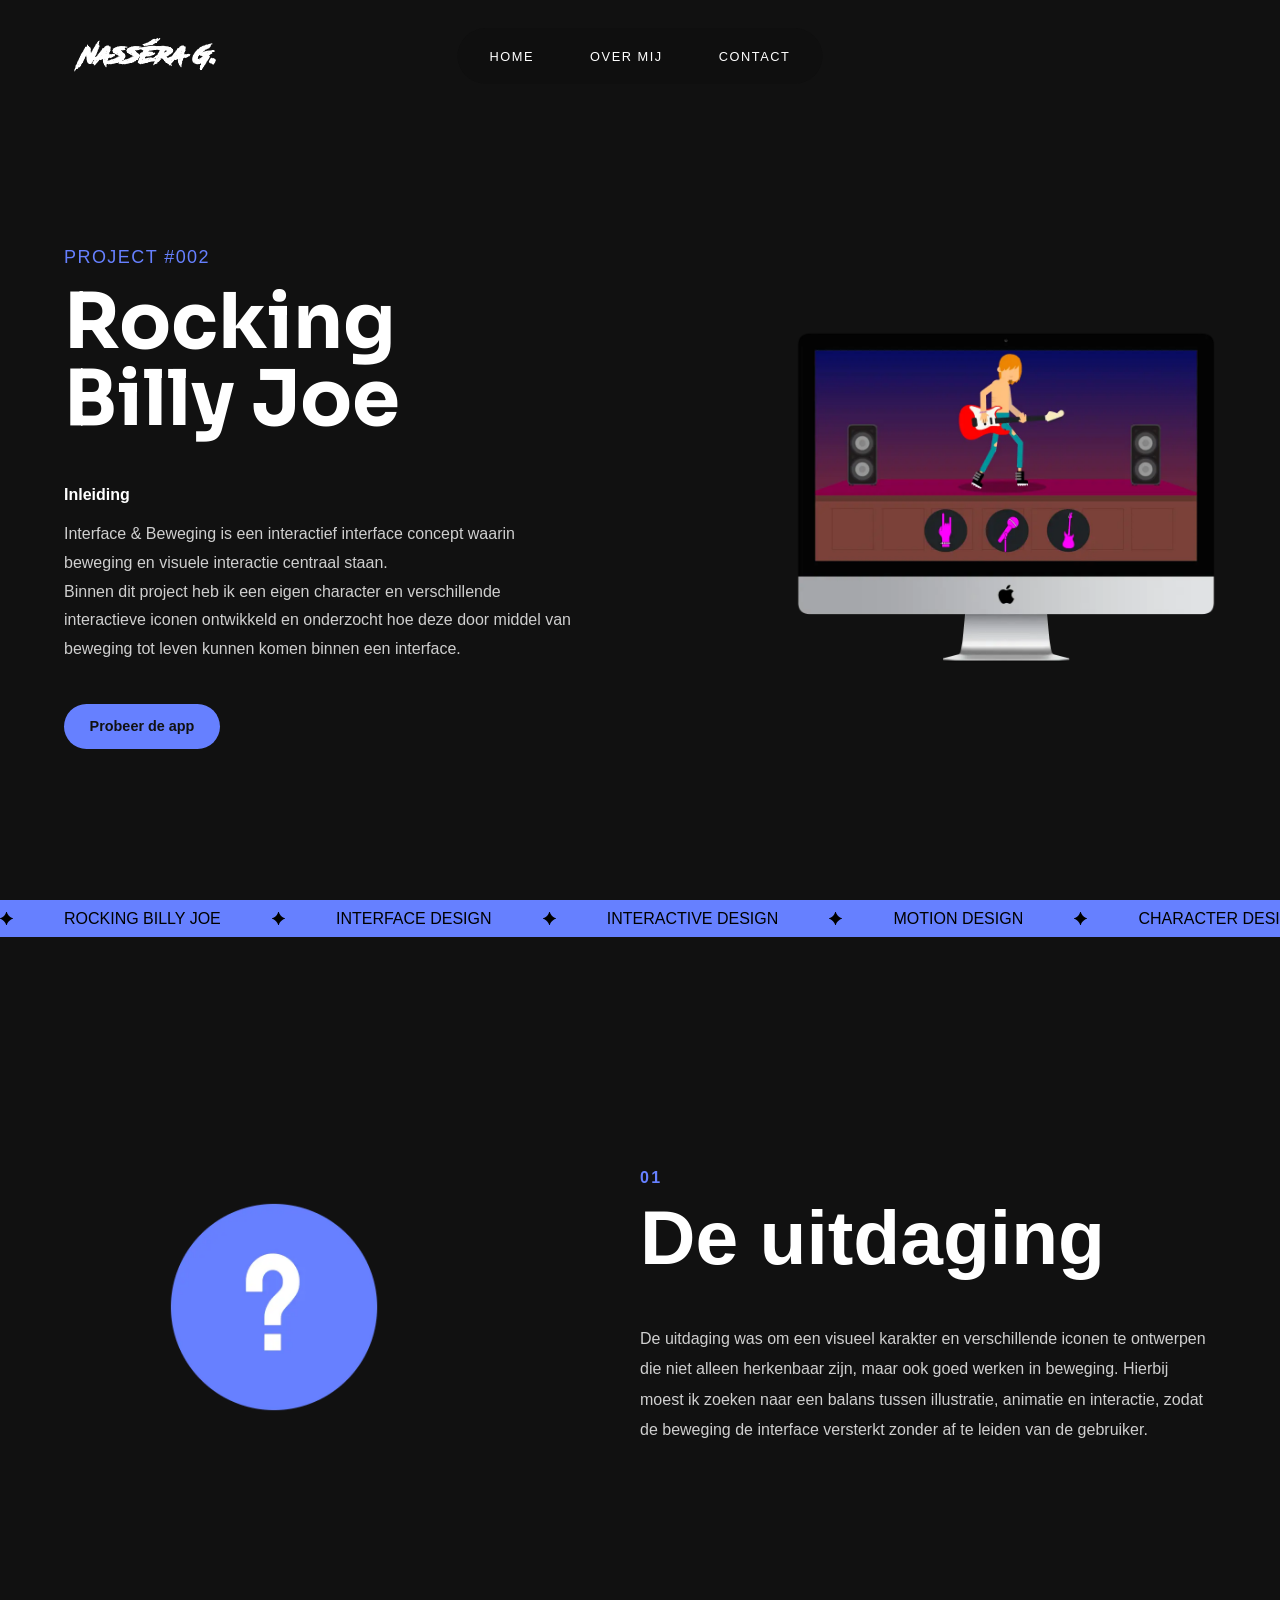
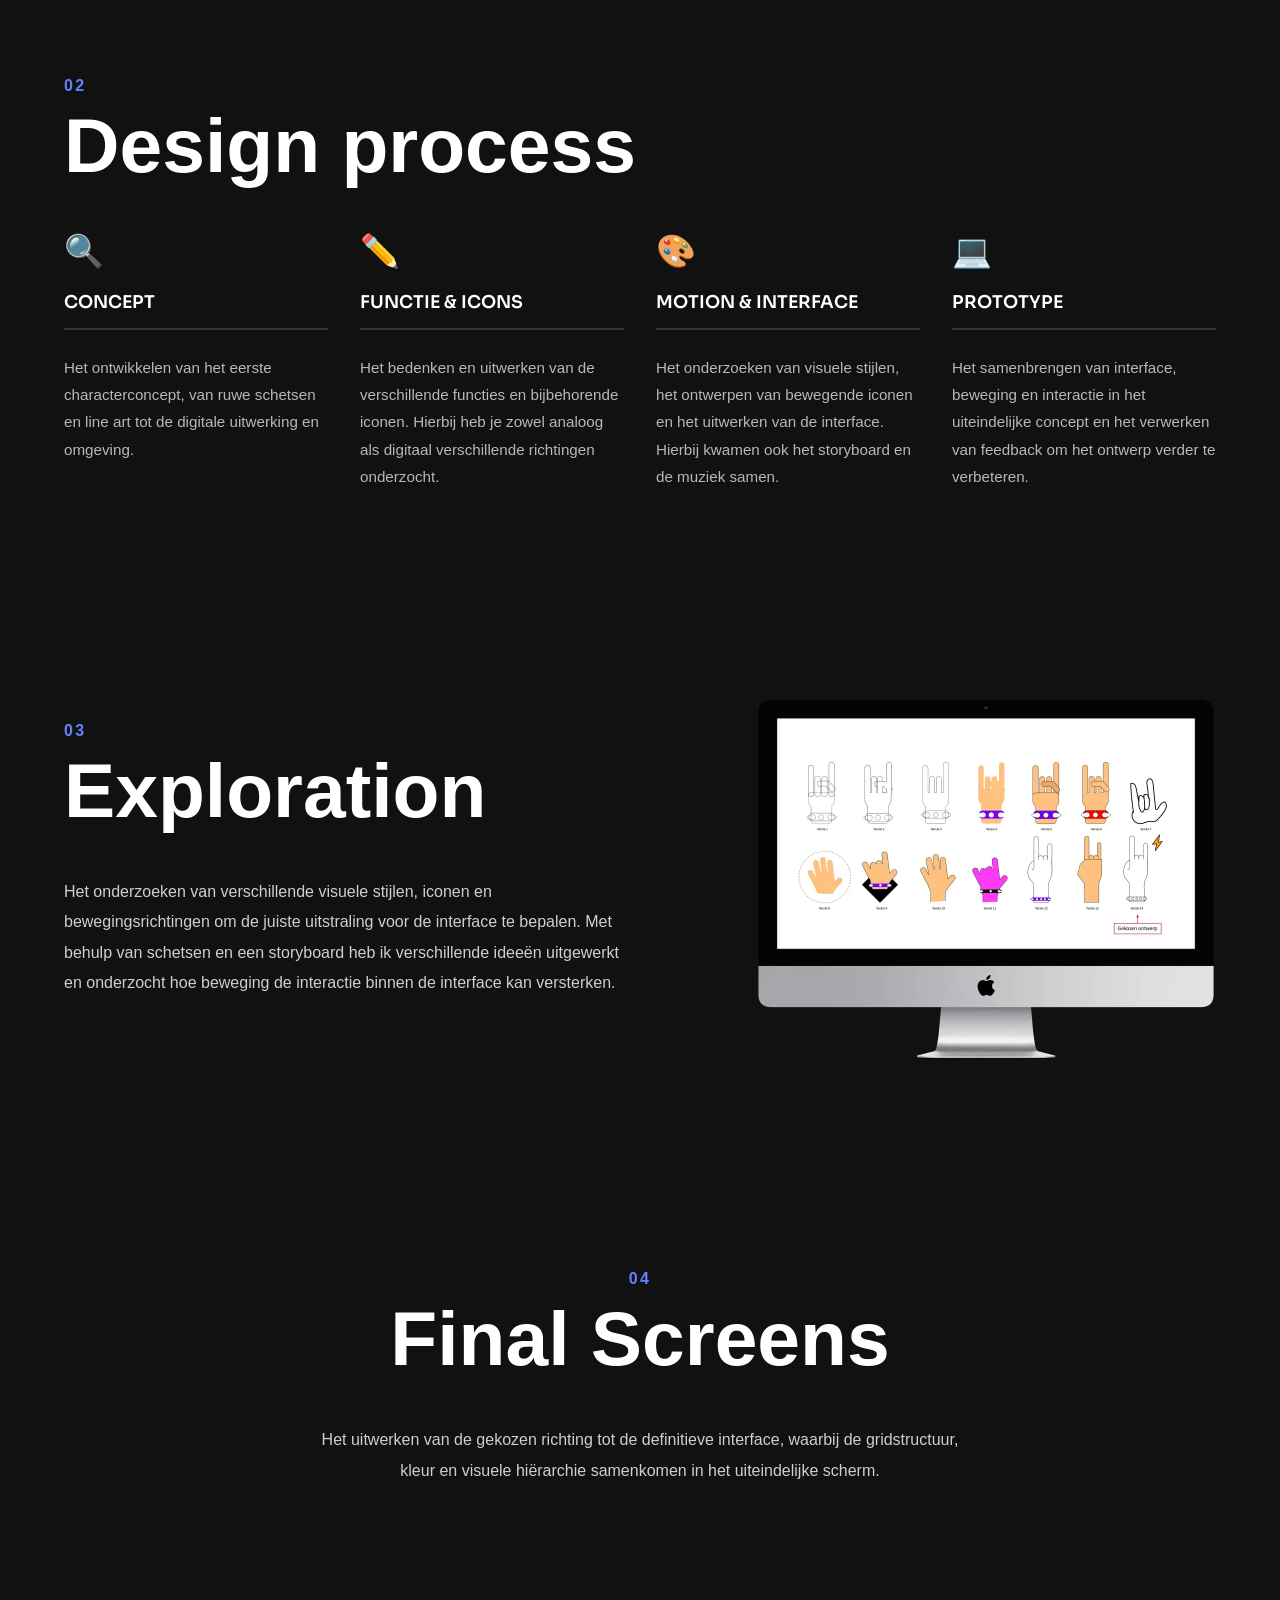
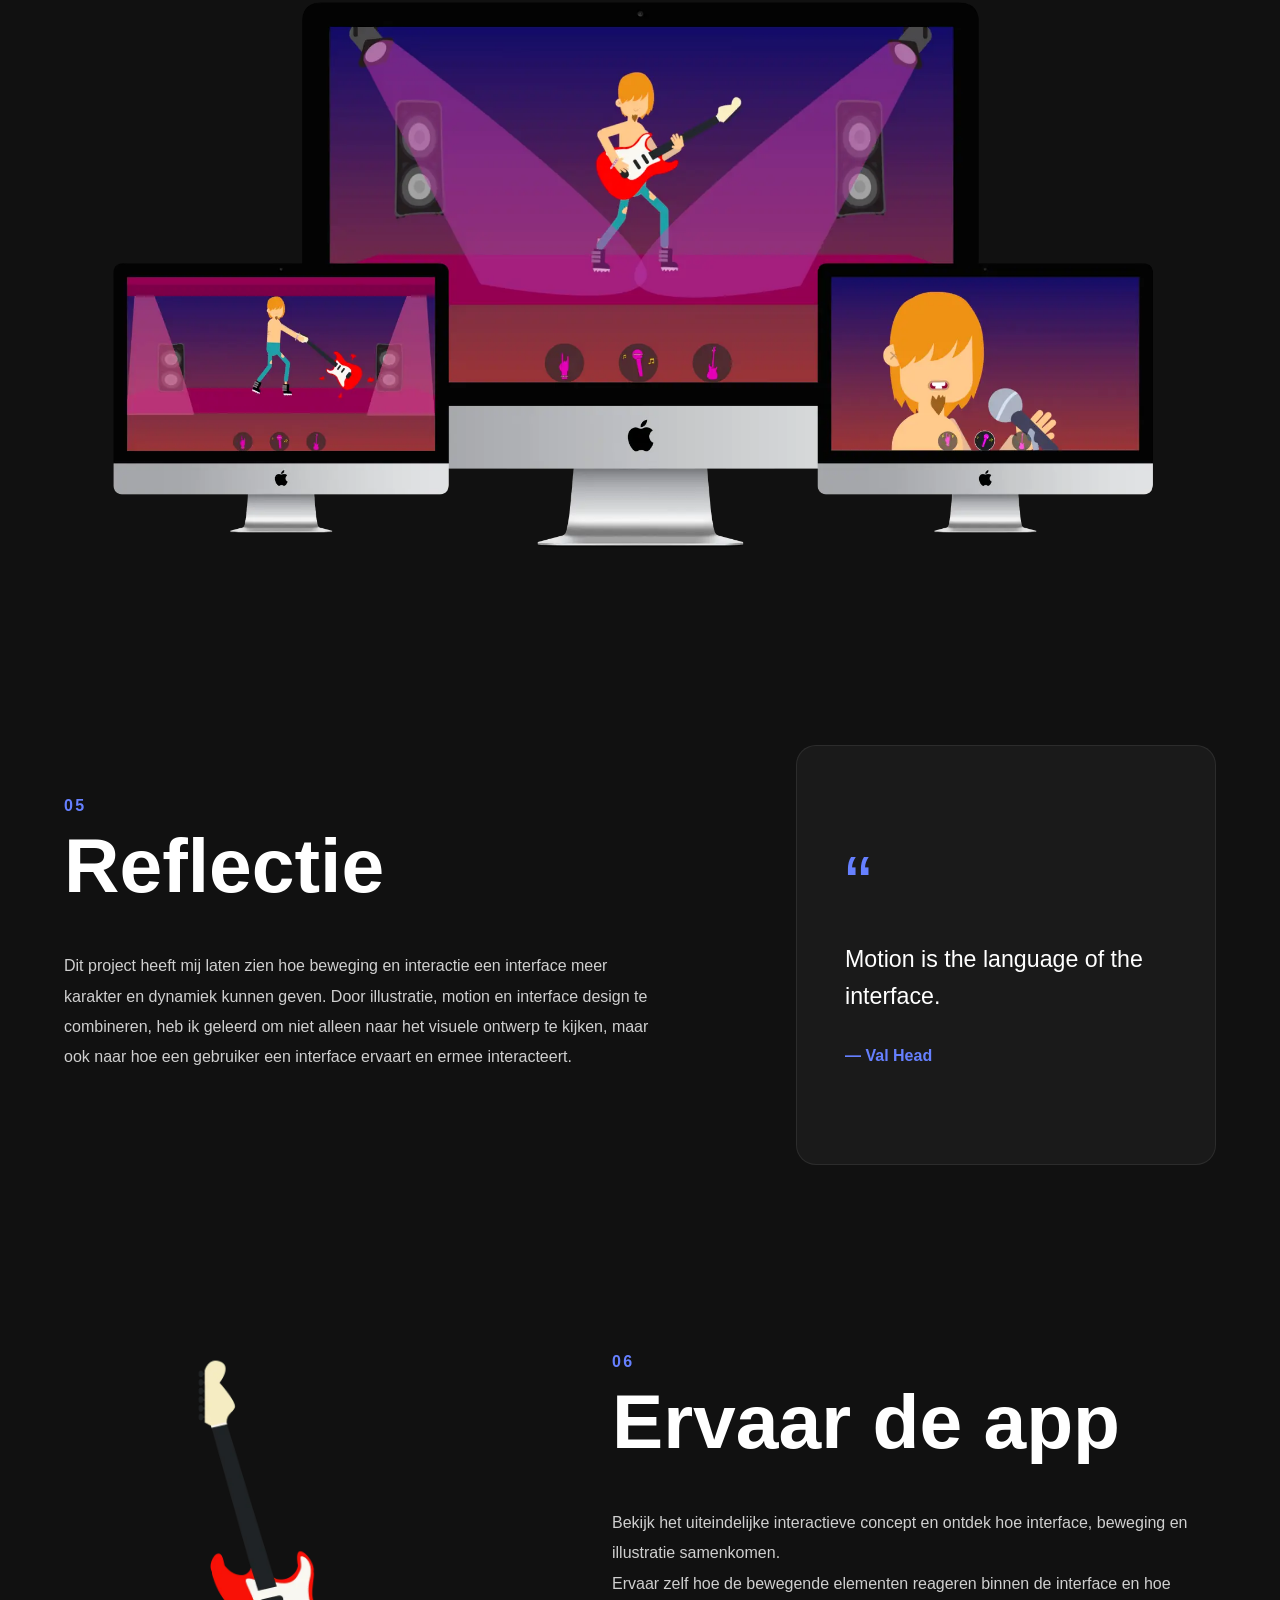
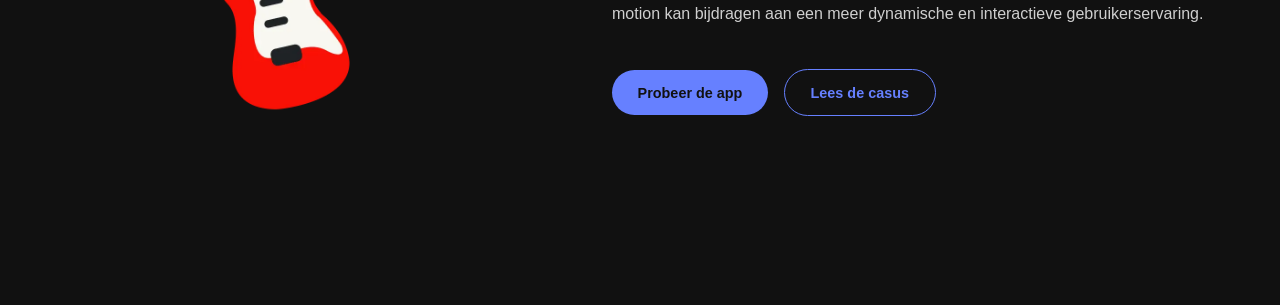
<file: pages/interface-en-beweging.html>
<!doctype html>
<html lang="en">

<head>
  <meta charset="UTF-8" />
  <meta name="viewport" content="width=device-width, initial-scale=1.0" />

  <title>Interface & beweging | Portfolio</title>

  <!-- ================= CSS ================= -->

  <link rel="stylesheet" href="../css/style.css" />
  <link rel="stylesheet" href="../css/interface-en-beweging.css" />
  <link rel="stylesheet" href="../css/responsive.css" />

  <!-- ================= FONTS ================= -->

  <link rel="preconnect" href="https://fonts.googleapis.com" />
  <link rel="preconnect" href="https://fonts.gstatic.com" crossorigin />

  <link
    href="https://fonts.googleapis.com/css2?family=Sora:wght@300;400;500;600;700&display=swap"
    rel="stylesheet"
  />
</head>

<body>

  <!-- ================= HEADER ================= -->

  <header>

  <a href="../index.html" class="logo">
        <!-- Nasséra G. -->
          Nass&#233;ra G.
      </a>

    <nav class="navigation">

      <ul>

        <li>
          <a href="../index.html">Home</a>
        </li>

        <li>
          <a href="about-me.html">Over mij</a>
        </li>

        <li>
          <a href="contact.html">Contact</a>
        </li>

      </ul>

    </nav>

  </header>


  <!-- ================= MAIN ================= -->

  <main>


    <!-- ==========================================
         SECTION 00
         HERO SECTION
    =========================================== -->

    <section class="project-hero">

      <!-- Linkerkolom -->

      <div class="project-info">

        <span class="project-number">
          Project #002
        </span>

        <h1>
          Rocking Billy Joe
        </h1>

        <div class="project-about">

          <h2>
            Inleiding
          </h2>

          <p>
            Interface & Beweging is een interactief interface concept waarin beweging en visuele interactie centraal staan.
            <br>
            Binnen dit project heb ik een eigen character en verschillende interactieve iconen ontwikkeld en onderzocht hoe deze door middel van beweging tot leven kunnen komen binnen een interface.
          </p>

        </div>

        <a
          href="https://dashingnass.github.io/billyjoerocking/"
          class="project-button"
        >
          Probeer de app
        </a>

      </div>


      <!-- Rechterkolom -->

      <div class="project-image">

        <img
          src="../images/projects/interface-en-beweging/interface-en-beweging.webp"
          alt="Rocking Billy Joe interface"
        />

      </div>

    </section>


    <!-- ================= MARQUEE ================= -->

    <section class="project-marquee">

      <div class="marquee-track">

        <span>

          <img
            src="../assets/icons/star-black.svg"
            alt=""
            class="marquee-icon"
          />

          ROCKING BILLY JOE

          <img
            src="../assets/icons/star-black.svg"
            alt=""
            class="marquee-icon"
          />

          INTERFACE DESIGN

          <img
            src="../assets/icons/star-black.svg"
            alt=""
            class="marquee-icon"
          />

          INTERACTIVE DESIGN

          <img
            src="../assets/icons/star-black.svg"
            alt=""
            class="marquee-icon"
          />

          MOTION DESIGN

          <img
            src="../assets/icons/star-black.svg"
            alt=""
            class="marquee-icon"
          />

          CHARACTER DESIGN

          <img
            src="../assets/icons/star-black.svg"
            alt=""
            class="marquee-icon"
          />

          MOVING ICONS

          <img
            src="../assets/icons/star-black.svg"
            alt=""
            class="marquee-icon"
          />

          DIGITAL EXPERIENCE

        </span>


        <span aria-hidden="true">

          <img
            src="../assets/icons/star-black.svg"
            alt=""
            class="marquee-icon"
          />

          ROCKING BILLY JOE

          <img
            src="../assets/icons/star-black.svg"
            alt=""
            class="marquee-icon"
          />

          INTERFACE DESIGN

          <img
            src="../assets/icons/star-black.svg"
            alt=""
            class="marquee-icon"
          />

          INTERACTIVE DESIGN

          <img
            src="../assets/icons/star-black.svg"
            alt=""
            class="marquee-icon"
          />

          MOTION DESIGN

          <img
            src="../assets/icons/star-black.svg"
            alt=""
            class="marquee-icon"
          />

          CHARACTER DESIGN

          <img
            src="../assets/icons/star-black.svg"
            alt=""
            class="marquee-icon"
          />

          MOVING ICONS

        </span>

      </div>

    </section>


    <!-- ==========================================
         SECTION 01
         DE UITDAGING
    =========================================== -->

    <section class="challenge">

      <div class="challenge-image">

        <img
          src="../images/projects/interface-en-beweging/challenge-image.webp"
          alt="Rocking Billy Joe challenge"
        />

      </div>


      <div class="challenge-content">

        <div class="section-heading">

          <span class="section-number">
            01
          </span>

          <h2>
            De uitdaging
          </h2>

        </div>

        <p>
          De uitdaging was om een visueel karakter en verschillende iconen te ontwerpen die niet alleen herkenbaar zijn, maar ook goed werken in beweging. Hierbij moest ik zoeken naar een balans tussen illustratie, animatie en interactie, zodat de beweging de interface versterkt zonder af te leiden van de gebruiker.
        </p>

      </div>

    </section>


    <!-- ==========================================
         SECTION 02
         DESIGN PROCESS
    =========================================== -->

    <section class="design-process section">

      <div class="section-heading">

        <span class="section-number">
          02
        </span>

        <h2>
          Design process
        </h2>

      </div>


      <div class="process-grid">


        <!-- Concept -->

        <article class="process-card" data-card="1">

          <div class="process-icon">
            🔍
          </div>

          <h3>
            Concept
          </h3>

          <div class="process-divider"></div>

          <p>
            Het ontwikkelen van het eerste characterconcept, van ruwe schetsen en line art tot de digitale uitwerking en omgeving.
          </p>

        </article>


        <!-- Functie & icons -->

        <article class="process-card" data-card="2">

          <div class="process-icon">
            ✏️
          </div>

          <h3>
            Functie &amp; icons
          </h3>

          <div class="process-divider"></div>

          <p>
            Het bedenken en uitwerken van de verschillende functies en bijbehorende iconen. Hierbij heb je zowel analoog als digitaal verschillende richtingen onderzocht.
          </p>

        </article>


        <!-- Motion & interface -->

        <article class="process-card" data-card="3">

          <div class="process-icon">
            🎨
          </div>

          <h3>
            Motion &amp; interface
          </h3>

          <div class="process-divider"></div>

          <p>
            Het onderzoeken van visuele stijlen, het ontwerpen van bewegende iconen en het uitwerken van de interface. Hierbij kwamen ook het storyboard en de muziek samen.
          </p>

        </article>


        <!-- Prototype -->

        <article class="process-card" data-card="4">

          <div class="process-icon">
            💻
          </div>

          <h3>
            Prototype
          </h3>

          <div class="process-divider"></div>

          <p>
            Het samenbrengen van interface, beweging en interactie in het uiteindelijke concept en het verwerken van feedback om het ontwerp verder te verbeteren.
          </p>

        </article>

      </div>

    </section>


    <!-- ==========================================
         SECTION 03
         EXPLORATION
    =========================================== -->

    <section class="wireframes">

      <!-- Linkerkolom -->

      <div class="wireframes-content">

        <div class="section-heading">

          <span class="section-number">
            03
          </span>

          <h2>
            Exploration
          </h2>

        </div>

        <p class="section-intro">
          Het onderzoeken van verschillende visuele stijlen, iconen en bewegingsrichtingen om de juiste uitstraling voor de interface te bepalen. Met behulp van schetsen en een storyboard heb ik verschillende ideeën uitgewerkt en onderzocht hoe beweging de interactie binnen de interface kan versterken.
        </p>

      </div>


      <!-- Rechterkolom -->

      <div class="wireframes-image">

        <img
          src="../images/projects/interface-en-beweging/wireframes.webp"
          alt="Rocking Billy Joe wireframes"
        />

      </div>

    </section>


    <!-- ==========================================
         SECTION 04
         FINAL SCREENS
    =========================================== -->

    <section class="final-screens section">

      <div class="section-heading">

        <span class="section-number">
          04
        </span>

        <h2>
          Final Screens
        </h2>

      </div>

      <p class="section-intro">
        Het uitwerken van de gekozen richting tot de definitieve interface, waarbij de gridstructuur, kleur en visuele hiërarchie samenkomen in het uiteindelijke scherm.
      </p>


      <div class="screens-gallery">

        <div class="screen-card">

          <img
            src="../images/projects/interface-en-beweging/screen-final.webp"
            alt="Rocking Billy Joe final screen"
          />

        </div>

      </div>

    </section>


    <!-- ==========================================
         SECTION 05
         REFLECTION
    =========================================== -->

    <section class="reflection">

      <!-- Linkerkolom -->

      <div class="reflection-content">

        <div class="section-heading">

          <span class="section-number">
            05
          </span>

          <h2>
            Reflectie
          </h2>

        </div>

        <p class="section-intro">
          Dit project heeft mij laten zien hoe beweging en interactie een interface meer karakter en dynamiek kunnen geven. Door illustratie, motion en interface design te combineren, heb ik geleerd om niet alleen naar het visuele ontwerp te kijken, maar ook naar hoe een gebruiker een interface ervaart en ermee interacteert.
        </p>

      </div>


      <!-- Rechterkolom -->

      <div class="reflection-card">

        <span class="quote-mark">
          “
        </span>

        <blockquote>
          Motion is the language of the interface.
        </blockquote>

        <span class="quote-author">
          — Val Head
        </span>

      </div>

    </section>


    <!-- ==========================================
         SECTION 06
         TRY THE APP
    =========================================== -->

    <section class="try-app">

      <!-- Linkerkolom -->

      <div class="try-app-image">

        <img
          src="../images/projects/interface-en-beweging/try-app.webp"
          alt="Rocking Billy Joe prototype"
        />

      </div>


      <!-- Rechterkolom -->

      <div class="try-app-content">

        <div class="section-heading">

          <span class="section-number">
            06
          </span>

          <h2>
            Ervaar de app
          </h2>

        </div>

        <p class="section-intro">
          Bekijk het uiteindelijke interactieve concept en ontdek hoe interface, beweging en illustratie samenkomen.
          <br>
          Ervaar zelf hoe de bewegende elementen reageren binnen de interface en hoe motion kan bijdragen aan een meer dynamische en interactieve gebruikerservaring.
        </p>


        <div class="project-buttons">

          <a
            href="https://dashingnass.github.io/billyjoerocking/"
            class="project-button"
          >
            Probeer de app
          </a>

          <a
            href="../images/projects/interface-en-beweging/VID2_Nassera_Grampon_Interface_en_Bewegen+Procesboek.pdf"
            target="_blank"
            rel="noopener noreferrer"
            class="project-button-secondary"
          >
            Lees de casus
          </a>

        </div>

      </div>

    </section>

  </main>


  <!-- ================= JAVASCRIPT ================= -->

  <script src="../javascript/script.js"></script>

</body>
</html>
</file>
<file: css/style.css>
/* ==========================================
   IMPORTS
========================================== */

@import url("happy-chef.css");


/* ==========================================
   VARIABLES
========================================== */

:root {
  --container-width: 1400px;
  --container-padding: 2rem;


--border-radius-xxs: 2px;
--border-radius-xs: 4px;
--border-radius-s: 8px;
--border-radius-m: 16px;
--border-radius-l: 20px;
--border-radius-xl: 40px;
--border-radius-full: 999px;

--color-accent: #b8ff3b;
--color-black: #111111;
--color-semiblack: #1f1f1f;
--color-grey: #5f5f5f;
--color-white: #ffffff;

/* Project colors */
--color-florisoft:#8D3BFF;
--color-grid:#FF3B8D;
--color-motion:#6680FF;
--color-visual:#FFE33B;
--color-happychef:#FF3B3B;
/* --color-about:fuchsia; */



}

@font-face {
  font-family: "Road Rage";
  src: url("../fonts/Road_Rage.otf") format("opentype");
  font-weight: normal;
  font-style: normal;
}

/* ==========================================
   GLOBAL
========================================== */

* {
  margin: 0;
  padding: 0;
  box-sizing: border-box;
}





/* ==========================================
   GLOBAL TYPOGRAPHY
========================================== */


body {
  /* font-family: "Sora", sans-serif; */
  font-family: "Open Sans", sans-serif;
  background: var(--color-black);
   user-select: none;
  -webkit-user-select: none;
  -moz-user-select: none;
}

/* ==========================================
   HEADINGS
========================================== */

h1,
/* h2, */
h3,
h4,
h5,
h6 {
  /* font-family: "Koulen", sans-serif; */
  font-family: "Sora", sans-serif;

    font-size: clamp(3rem, 6vw, 5rem);
    font-weight: 400;
    line-height: 1;
    color: var(--color-white);
    margin-bottom: 3rem;
}


/* ==========================================
   LINKS
========================================== */

a {
  font-family: "Open Sans", sans-serif;
}


/* ==========================================
   BUTTONS
========================================== */

button {
  font-family: "Open Sans", sans-serif;
}



/* ==========================================
   HEADER
========================================== */

header {
  position: absolute;
display: flex;
  align-items: center;

  width: min(
    var(--container-width),
    calc(100% - (var(--container-padding) * 2))
  );

  padding: 1.5rem 3rem;

  top: 2rem;
  left: 50%;

  transform: translateX(-50%);

  z-index: 100;
}


/* ==========================================
   NAVIGATION
========================================== */

.navigation {
  position: absolute;

  left: 50%;
  transform: translateX(-50%);

  background: rgba(15, 15, 15, 0.85);

  border-radius: var(--border-radius-full);

  padding: 0.5rem;
}

.navigation ul {
  display: flex;
  align-items: center;

  margin: 0;
  padding: 0;

  list-style: none;

  gap: 0.5rem;
}

.navigation a {
  display: block;

  padding: 0.8rem 1.5rem;

  border-radius: var(--border-radius-full);

  color: var(--color-white);

  font-family: "Open Sans", sans-serif;

  font-size: 0.8rem;
  font-weight: 500;

  letter-spacing: 0.12em;

  text-transform: uppercase;
  text-decoration: none;

  transition: 0.3s ease;
}


/* ==========================================
   NAVIGATION HOVER
========================================== */

.navigation a:hover {
  background: rgba(255, 255, 255, 0.08);
}


/* ==========================================
   ACTIVE PAGE
========================================== */

.navigation .active {
  background: var(--color-accent);

  color: var(--color-black);

  font-weight: 600;
}


/* ==========================================
   LOGO
========================================== */

@font-face {
  font-family: "Road Rage", sans-serif;
  src: url("../fonts/Road_Rage.otf") format("opentype");
}

.logo {
  position: absolute;
  left: 3rem;
  color: var(--color-white);
  font-family: "Road Rage", sans-serif;
  font-size: 1.5rem;
  font-weight: 600;
  text-decoration: none;
}





/* ==========================================
   HERO
========================================== */

.hero {
  display: flex;
  width: 100%;
  height: 100vh;
}

.hero:hover .panel {
  flex: 0.95;
}

/* .hero .panel:hover {
  flex: 1.2;
} */




/* ==========================================
   PANELEN
========================================== */

.panel {
  position: relative;
  flex: 1;
  overflow: hidden;
}


/* .panel {
    overflow: hidden;
} */



/* ==========================================
   PANEL IMAGE
========================================== */


.panel img {
    width: 100%;
    height: 100%;
    object-fit: cover;
}


/* ==========================================
   PANEL HOVER IMAGE
========================================== */

.panel:hover img {
  transform: scale(1.03);
  filter: brightness(0.85);
}


/* ==========================================
   LAST PANEL
========================================== */

.panel:last-child {
  border-right: none;
}


/* ==========================================
   PANEL LIGHT OVERLAY
========================================== */

.panel::before {
  content: "";

  position: absolute;
  inset: 0;

  background: rgba(255, 255, 255, 0.03);

  opacity: 0.4;

  transition: opacity 0.3s ease;

  pointer-events: none;

  z-index: 1;
}

.panel:hover::before {
  opacity: 1;
}


/* CHARACHTERS BELOW */

/* ------------------------------------------
   FLORISOFT CHARACTER
------------------------------------------ */

.florisoft img {
  /* width: 100%;
  height: 100%;
  object-fit: cover;
  object-position: center top; */
    object-fit: cover;
object-position: center bottom 90%;
/* background-color: #5CAA59;
background-color: #FFE53B; */
}

/* ------------------------------------------
   GRID EN KLEUR CHARACTER
------------------------------------------ */

.grid img {
  width: 100%;
  height: 100%;
  object-fit: cover;
  object-position: center top;
  /* background-color: #E56B8D;
  background-color: #B8FF3B; */
}

/* ------------------------------------------
   INTERFACE EN BEWEGING CHARACTER
------------------------------------------ */

.interface img {
  width: 100%;
  height: 100%;
  object-fit: cover;
  object-position: center top;
  /* background-color: #58929B;
  background-color: #55FF3B; */
}
/* ------------------------------------------
   VISUAL INTERFACE DESIGN CHARACTER
------------------------------------------ */

.visual-interface img {
  width: 100%;
  height: 100%;
  object-fit: cover;
  object-position: center top;
  /* background-color: #F4DB5D;
  background-color: #3B55FF; */
  
}

/* ------------------------------------------
   HAPPY CHEF CHARACTER
------------------------------------------ */

.happy-chef img {
  width: 100%;
  height: 100%;
  object-fit: cover;
  object-position: center top;
  /* background-color: #ED394D;
  background-color: #E53BFF; */
}

/* ------------------------------------------
   ABOUT ME CHARACTER
------------------------------------------ */

.about-me img {
  width: 100%;
  height: 100%;
  object-fit: cover;
  object-position: center top;
  /* background-color: #9E49FF;
  background-color: #131A00; */
}


/* DEZE LATER VERWIJDEREN!!!! */
.florisoft img,
.grid img,
.interface img,
.visual-interface img,
.happy-chef img,
.about-me img
{
  background-color:#343ee329;

}

/* ==========================================
   OVERLAY
========================================== */

.panel-overlay {
  position: absolute;
  inset: 0;

  background: linear-gradient(
    to top,
    rgba(0, 0, 0, 0.92) 0%,
    rgba(0, 0, 0, 0.65) 45%,
    rgba(0, 0, 0, 0.15) 75%,
    transparent 100%
  );

  opacity: 0;

  transition: opacity 0.45s ease;

  z-index: 1;

  pointer-events: none;
}


/* Overlay verschijnt */

.panel:hover .panel-overlay {
  opacity: 1;
}


/* ==========================================
   PANEL CONTENT
========================================== */

.panel-content {
  position: absolute;
  left: 2rem;
  right: 2rem;
  bottom: 2rem;
  z-index: 2;

  opacity: 0;
  transform: translateY(40px);

  transition:
    opacity 0.45s ease,
    transform 0.45s ease;
}


/* Content verschijnt */

.panel:hover .panel-content {
  opacity: 1;
  transform: translateY(0);
}


/* ==========================================
   CATEGORIE
========================================== */

.panel-category {
  display: block;
  margin-bottom: 1rem;
  color: var(--color-accent);
  font-size: 0.8rem;
  font-weight: 600;
  letter-spacing: 0.15em;
  text-transform: uppercase;
}


/* ==========================================
   TITEL
========================================== */

.panel-content h2 {
  margin-bottom: 1rem;
  color: var(--color-white);
  font-size: clamp(2rem, 2.4vw, 2.8rem);
  font-weight: 600;
  line-height: 1.1;
}


/* ==========================================
   BESCHRIJVING
========================================== */

.panel-content p {
  max-width: 28ch;
  margin-bottom: 2rem;
  color: rgba(255, 255, 255, 0.88);
  font-size: 0.95rem;
  line-height: 1.8;
}


/* ==========================================
   LINK
========================================== */

.panel-link {
  display: inline-flex;
  align-items: center;
  color: var(--color-accent);
  font-weight: 600;
  transition:
    gap 0.3s ease,
    transform 0.3s ease;
}


/* Link hover */

.panel:hover .panel-link {
  gap: 0.9rem;
}

/* ==========================================
   HOMEPAGE — TOUCH DEVICES
   TABLET + MOBILE
========================================== */

@media (max-width: 1024px) {

  .hero .panel-content {
    opacity: 1 !important;
    transform: translateY(0) !important;
  }

  .hero .panel-overlay {
    opacity: 1 !important;
  }

}

/* ==========================================
   HOMEPAGE
   TABLET + MOBILE
   PANEL TEXT ALWAYS VISIBLE
========================================== */

@media (max-width: 1024px) {

  .hero .panel-content {
    opacity: 1 !important;
    transform: translateY(0) !important;
    visibility: visible !important;
  }

  .hero .panel-overlay {
    opacity: 1 !important;
    visibility: visible !important;
  }

}

/* ==========================================
   IMAGE SELECTION
========================================== */
img {
  user-select: none;
  -webkit-user-select: none;
  -moz-user-select: none;
  -webkit-user-drag: none;
  user-drag: none;
}
</file>
<file: css/responsive.css>
/* ==========================================
   RESPONSIVE
========================================== */


/* ==========================================
   TABLET
   1024px and below
========================================== */

@media (max-width: 1024px) {

  /* ==========================================
     HEADER
  ========================================== */

  header {
    width: calc(100% - 3rem);
    padding: 1.5rem;
  }

  .logo {
    left: 1.5rem;
  }

  .navigation a {
    padding: 0.7rem 1.1rem;
    font-size: 0.75rem;
  }


  /* ==========================================
     HERO
  ========================================== */

  .hero {
    height: 100vh;
  }


  /* ==========================================
     PANEL CONTENT
  ========================================== */

  .panel-content {
    left: 1.5rem;
    right: 1.5rem;
    bottom: 1.5rem;
  }

  .panel-content h2 {
    font-size: 1.8rem;
  }

  .panel-content p {
    font-size: 0.85rem;
  }


  /* ==========================================
     HOMEPAGE PANELS
     TEXT ALWAYS VISIBLE
  ========================================== */

  .hero .panel {
    position: relative;
  }

  .hero .panel .panel-content {
    opacity: 1 !important;
    visibility: visible !important;
    transform: none !important;
    pointer-events: auto;
  }

  .hero .panel .panel-overlay {
    opacity: 1 !important;
    visibility: visible !important;
  }

  /* Prevent touch devices from triggering
     desktop hover behaviour */

  .hero .panel:hover .panel-content {
    opacity: 1 !important;
    visibility: visible !important;
    transform: none !important;
  }

  .hero .panel:hover .panel-overlay {
    opacity: 1 !important;
    visibility: visible !important;
  }

}


/* ==========================================
   MOBILE
   768px and below
========================================== */

@media (max-width: 768px) {

  /* ==========================================
     HEADER
  ========================================== */

  header {
    width: 100%;
    padding: 1rem 1.25rem;
    top: 0.75rem;
  }


  /* Logo */

  .logo {
    left: 1.25rem;
    font-size: 1.2rem;
  }


  /* Navigation */

  .navigation {
    left: auto;
    right: 1.25rem;
    transform: none;
    padding: 0.3rem;
  }

  .navigation ul {
    gap: 0.15rem;
  }

  .navigation a {
    padding: 0.6rem 0.8rem;
    font-size: 0.65rem;
    letter-spacing: 0.06em;
  }


  /* ==========================================
     HOMEPAGE HERO
  ========================================== */

  .hero {
    flex-direction: column;
    width: 100%;
    height: auto;
  }


  /* ==========================================
     HOMEPAGE PANELS
  ========================================== */

  .panel {
    width: 100%;
    height: 420px;
    flex: none;
  }


  /* ==========================================
     PANEL CONTENT
  ========================================== */

  .panel-content {
    left: 1.5rem;
    right: 1.5rem;
    bottom: 1.5rem;
  }

  .panel-content h2 {
    font-size: 2rem;
  }

  .panel-content p {
    font-size: 0.9rem;
    text-align: left;
    max-width: 34ch;
  }


  /* ==========================================
     CHARACTER POSITIONS
  ========================================== */

  .florisoft img {
    object-position: center 20%;
  }

  .grid img {
    object-position: center 30%;
  }

  .interface img {
    object-position: center 30%;
  }

  .visual-interface img {
    object-position: center 30%;
  }

  .happy-chef img {
    object-position: center 30%;
  }

  .about-me img {
    object-position: center 10%;
  }


  /* ==========================================
     PROJECT HERO — BUTTON
  ========================================== */

  .project-info > .project-button {
    display: flex;
    width: 100%;
    justify-content: center;
    margin: 0;
  }


  /* ==========================================
     ABOUT ME
  ========================================== */

  .about-page {
    flex-direction: column;
    width: min(90%, 40rem);
    margin: 7rem auto 4rem;
    height: auto;
    gap: 3rem;
    align-items: center;
  }

  .about-character {
    width: 100%;
    height: 48vh;
    max-height: 520px;
    flex-shrink: 0;
  }

  .about-character img {
    width: 100%;
    height: 100%;
    object-fit: contain;
    object-position: center bottom;
  }

  .about-content {
    width: 100%;
    max-width: 38rem;
  }

  .about-content h1 {
    font-size: clamp(3rem, 9vw, 4.5rem);
    margin-bottom: 2.5rem;
  }

  .about-category {
    font-size: 1rem;
    margin-bottom: 0.75rem;
  }

  .about-section {
    margin-bottom: 2rem;
  }

  .about-section h2 {
    font-size: 0.9rem;
    margin-bottom: 0.65rem;
  }

  .about-section p {
    font-size: 1rem;
    line-height: 1.75;
    max-width: none;
  }

  .about-buttons {
    flex-wrap: wrap;
    gap: 0.75rem;
    margin-top: 1rem;
  }


  /* ==========================================
     CONTACT
  ========================================== */

  .contact-page {
    width: calc(100% - 2rem);
    height: calc(100vh - 7rem);
    margin: 7rem auto 3rem;
  }

  .contact-intro {
    width: 100%;
    max-width: 40rem;
  }

  .contact-category {
    margin-bottom: 1.25rem;
    font-size: 0.75rem;
  }

  .contact-intro h1 {
    margin-bottom: 2rem;
    font-size: clamp(4.5rem, 15vw, 8rem);
    line-height: 0.85;
  }

  .contact-intro p {
    max-width: 35rem;
    font-size: 1rem;
    line-height: 1.7;
  }

  .contact-email {
    margin-top: 1.5rem;
    padding: 0.85rem 1.5rem;
    font-size: 0.85rem;
  }


  /* ==========================================
     HAPPY CHEF — HERO
  ========================================== */

  .project-hero {
    flex-direction: column;
    width: min(90%, 40rem);
    margin: 7rem auto 4rem;
    height: auto;
    gap: 2rem;
    align-items: stretch;
  }

  .project-info {
    width: 100%;
  }

  .project-info h1 {
    font-size: clamp(3rem, 10vw, 5rem);
    margin-bottom: 2rem;
  }

  .project-number {
    font-size: 1rem;
    margin-bottom: 0.75rem;
  }

  .project-about h2 {
    font-size: 1rem;
    margin-bottom: 0.75rem;
  }

  .project-about p {
    max-width: none;
    font-size: 1rem;
    line-height: 1.75;
    margin-bottom: 2rem;
  }

  .project-image {
    width: 100%;
    max-width: 420px;
    aspect-ratio: 3 / 4;
    align-self: center;
  }


  /* ==========================================
     HAPPY CHEF — SECTION 01
     CHALLENGE
  ========================================== */

  .challenge {
    flex-direction: column;
    width: min(90%, 40rem);
    margin: 6rem auto;
    gap: 3rem;
    align-items: stretch;
  }

  .challenge-image {
    width: 100%;
    max-width: 420px;
    aspect-ratio: 1 / 1;
    align-self: center;
  }

  .challenge-content {
    max-width: none;
    width: 100%;
  }

  .challenge-content p {
    max-width: none;
    margin-top: 1.5rem;
    font-size: 1rem;
    line-height: 1.75;
  }

  .challenge .section-heading {
    margin-bottom: 1.5rem;
  }

  .challenge .section-heading h2 {
    font-size: clamp(3rem, 10vw, 5rem);
    margin-bottom: 2rem;
  }


  /* ==========================================
     HAPPY CHEF — SECTION 02
     DESIGN PROCESS
  ========================================== */

  .design-process {
    width: min(90%, 40rem);
    margin: 6rem auto;
  }

  .design-process .section-heading {
    margin-bottom: 2.5rem;
  }

  .design-process .section-heading h2 {
    font-size: clamp(3rem, 10vw, 5rem);
    margin-bottom: 2rem;
  }

  .process-grid {
    grid-template-columns: 1fr;
    gap: 2.5rem;
  }

  .process-card {
    width: 100%;
    display: grid;
    grid-template-columns: auto 1fr;
    column-gap: 1rem;
    align-items: center;
  }

  .process-icon {
    grid-column: 1;
    grid-row: 1;
    font-size: 1.8rem;
    margin: 0;
  }

  .process-card h3 {
    grid-column: 2;
    grid-row: 1;
    margin: 0;
    font-size: 1rem;
  }

  .process-card p {
    grid-column: 1 / -1;
    grid-row: 2;
    margin: 1rem 0 0;
    max-width: none;
    font-size: 0.95rem;
    line-height: 1.75;
  }

  .process-divider {
    grid-column: 1 / -1;
    grid-row: 3;
    width: 100%;
    height: 2px;
    margin: 1.5rem 0 0;
  }


  /* ==========================================
     HAPPY CHEF — SECTION 03
     WIREFRAMES
  ========================================== */

  .wireframes {
    flex-direction: column;
    width: min(90%, 40rem);
    margin: 6rem auto;
    gap: 3rem;
    align-items: stretch;
  }

  .wireframes-content {
    max-width: none;
    width: 100%;
  }

  .wireframes .section-heading {
    margin-bottom: 1.5rem;
  }

  .wireframes .section-heading h2 {
    font-size: clamp(3rem, 10vw, 5rem);
    margin-bottom: 2rem;
  }

  .wireframes .section-intro {
    max-width: none;
    font-size: 1rem;
    line-height: 1.75;
    margin-top: 1.5rem;
    margin-bottom: 0;
  }

  .wireframes-image {
    width: 100%;
    max-width: 420px;
    aspect-ratio: 1 / 1;
    align-self: center;
  }


  /* ==========================================
     HAPPY CHEF — SECTION 04
     FINAL SCREENS
  ========================================== */

  .final-screens {
    width: 100%;
    overflow: hidden;
  }

  .final-screens .section-heading {
    width: min(90%, 40rem);
    margin: 0 auto 2rem;
  }

  .final-screens .section-heading h2 {
    font-size: clamp(3rem, 10vw, 5rem);
    margin-bottom: 2rem;
  }

  .final-screens .section-intro {
    width: min(90%, 35rem);
    max-width: none;
    margin: 1.5rem auto 3rem;
    font-size: 1rem;
    line-height: 1.75;
  }

  .screens-gallery {
    display: flex;
    justify-content: flex-start;
    align-items: flex-end;
    gap: 1rem;
    width: max-content;
    padding: 0 1rem;
  }

  .screen-card {
    width: 190px;
    border-radius: var(--border-radius);
  }

  .screen-card.featured {
    width: 225px;
  }


  /* ==========================================
     HAPPY CHEF — SECTION 05
     REFLECTION
  ========================================== */

  .reflection {
    flex-direction: column;
    width: min(90%, 40rem);
    margin: 6rem auto;
    gap: 3rem;
    align-items: stretch;
  }

  .reflection-content {
    width: 100%;
    max-width: none;
  }

  .reflection .section-heading {
    margin-bottom: 1.5rem;
  }

  .reflection .section-heading h2 {
    font-size: clamp(3rem, 10vw, 5rem);
    margin-bottom: 2rem;
  }

  .reflection .section-intro {
    max-width: none;
    margin-top: 1.5rem;
    font-size: 1rem;
    line-height: 1.75;
  }

  .reflection-card {
    width: 100%;
    max-width: 420px;
    aspect-ratio: 1 / 1;
    align-self: center;
    padding: 2.5rem;
  }

  .quote-mark {
    font-size: 4rem;
  }

  .reflection-card blockquote {
    font-size: 1.25rem;
    line-height: 1.5;
    margin-bottom: 1.5rem;
  }

  .quote-author {
    font-size: 0.9rem;
  }

  .reflection-card:hover {
    transform: none;
  }


  /* ==========================================
     HAPPY CHEF — SECTION 06
     TRY THE APP
  ========================================== */

  .try-app {
    flex-direction: column;
    width: min(90%, 40rem);
    margin: 6rem auto 8rem;
    gap: 3rem;
    align-items: stretch;
  }

  .try-app-image {
    display: none;
  }

  .try-app-content {
    width: 100%;
    max-width: none;
  }

  .try-app .section-heading {
    margin-bottom: 1.5rem;
  }

  .try-app .section-heading h2 {
    font-size: clamp(3rem, 10vw, 5rem);
    margin-bottom: 2rem;
  }

  .try-app .section-intro {
    max-width: none;
    margin-top: 1.5rem;
    margin-bottom: 2rem;
    font-size: 1rem;
    line-height: 1.75;
  }

  .try-app .project-buttons {
    display: flex;
    flex-direction: column;
    align-items: stretch;
    gap: 0.75rem;
  }

  .try-app .project-button,
  .try-app .project-button-secondary {
    width: 100%;
    justify-content: center;
  }


  /* ==========================================
     FLORISHOP — SECTION 00
     PROFESSIONAL HERO
  ========================================== */

  .professional-hero {
    width: calc(100% - 2rem);
    margin: 6rem auto 0;
    padding: 4rem 0 3rem;
  }

  .professional-hero .section-heading {
    gap: 0.75rem;
  }

  .professional-hero .section-number {
    font-size: 0.9rem;
    margin-bottom: 0;
  }

  .professional-hero h1 {
    font-size: clamp(3rem, 11vw, 5rem);
    line-height: 1;
  }

  .professional-hero .section-intro {
    width: 100%;
    max-width: 38rem;
    margin: 1.5rem auto 0;
    font-size: 0.95rem;
    line-height: 1.75;
  }


  /* ==========================================
     FLORISHOP — SECTION 01
     FEATURED PROJECT
  ========================================== */

  .professional-featured {
    display: flex;
    flex-direction: column;
    align-items: stretch;
    width: min(90%, 40rem);
    gap: 3rem;
    margin: 3rem auto 6rem;
  }

  .featured-content {
    width: 100%;
    max-width: none;
    order: 1;
  }

  .project-label {
    margin-bottom: 0.75rem;
  }

  .featured-content h2 {
    font-size: clamp(3rem, 10vw, 5rem);
    margin-bottom: 2rem;
  }

  .featured-content p {
    font-size: 1rem;
    line-height: 1.8;
    margin-bottom: 2rem;
  }

  .project-meta {
    display: flex;
    flex-wrap: wrap;
    gap: 0.6rem;
  }

  .project-meta span {
    font-size: 0.7rem;
    padding: 0.5rem 0.75rem;
  }

  .featured-image {
    width: 100%;
    order: 2;
    border-radius: var(--border-radius-xl);
  }

  .featured-image img {
    width: 100%;
    height: auto;
    display: block;
  }


  /* ==========================================
     FLORISHOP — SECTION 02
     MY CONTRIBUTION
  ========================================== */

  .professional-info {
    display: flex;
    flex-direction: column;
    width: min(90%, 40rem);
    gap: 4rem;
    margin: 0 auto;
    padding: 4rem 0;
  }

  .info-block {
    width: 100%;
    max-width: none;
  }

  .info-label {
    margin-bottom: 1rem;
    font-size: 0.75rem;
  }

  .info-block h2 {
    font-size: clamp(2rem, 8vw, 3rem);
    line-height: 1.1;
    margin-bottom: 1rem;
  }

  .info-block p {
    font-size: 1rem;
    line-height: 1.8;
    max-width: none;
  }


  /* ==========================================
     FLORISHOP — SECTION 03
     PROJECT SCOPE
  ========================================== */

  .project-scope {
    width: min(90%, 40rem);
    margin: 6rem auto;
  }

  .project-scope .section-heading {
    margin-bottom: 2rem;
  }

  .project-scope .section-heading h2 {
    font-size: clamp(3rem, 10vw, 5rem);
    margin-bottom: 2rem;
  }

  .project-scope .section-intro {
    max-width: none;
    margin-top: 1.5rem;
    margin-bottom: 3rem;
    font-size: 1rem;
    line-height: 1.8;
  }

  .scope-list {
    grid-template-columns: 1fr;
    border-top: 1px solid rgba(255, 255, 255, 0.15);
  }

  .scope-item {
    width: 100%;
    padding: 1.25rem 0;
    gap: 1rem;
  }

  .scope-item span {
    min-width: 2rem;
    font-size: 0.75rem;
  }

  .scope-item h3 {
    font-size: 1rem;
  }


  /* ==========================================
     FLORISHOP — SECTION 03 / 04
     SHOWCASE
  ========================================== */

  .professional-showcase {
    width: min(90%, 40rem);
    margin: 6rem auto;
  }

  .professional-showcase .section-heading {
    margin-bottom: 2rem;
  }

  .professional-showcase .section-heading h2 {
    font-size: clamp(3rem, 10vw, 5rem);
    margin-bottom: 2rem;
  }

  .professional-showcase .section-intro {
    max-width: none;
    margin-top: 1.5rem;
    margin-bottom: 3rem;
    font-size: 1rem;
    line-height: 1.8;
  }

  .showcase-grid {
    grid-template-columns: 1fr;
    gap: 1.5rem;
    border-bottom: 1px solid rgba(255, 255, 255, 0.15);
  }

  .showcase-item,
  .showcase-item.large {
    grid-column: auto;
    width: 100%;
    border-radius: var(--border-radius-xl);
  }

  .showcase-item img {
    width: 100%;
    height: auto;
    display: block;
  }

  .showcase-item:hover img {
    transform: none;
  }


  /* ==========================================
     FLORISHOP — SECTION 05
     DELIVERY / OPLEVERING
  ========================================== */

  .professional-result {
    width: min(90%, 40rem);
    margin: 6rem auto;
  }

  .professional-result .section-heading {
    margin-bottom: 2rem;
  }

  .professional-result .section-heading h2 {
    font-size: clamp(3rem, 10vw, 5rem);
    margin-bottom: 2rem;
  }

  .professional-result .section-intro {
    max-width: none;
    margin-top: 1.5rem;
    margin-bottom: 3rem;
    font-size: 1rem;
    line-height: 1.8;
  }

  .result-image {
    width: 100%;
    border-radius: var(--border-radius-xl);
    overflow: hidden;
  }

  .result-image img {
    width: 100%;
    height: auto;
    display: block;
  }


  /* ==========================================
     FLORISHOP — SECTION 06
     FINAL RESULT
  ========================================== */

  .professional-final {
    width: min(90%, 40rem);
    margin: 6rem auto 8rem;
  }

  .professional-final .section-heading {
    margin-bottom: 2rem;
  }

  .professional-final .section-heading h2 {
    font-size: clamp(3rem, 10vw, 5rem);
    margin-bottom: 2rem;
  }

  .professional-final .section-intro {
    max-width: none;
    margin-top: 1.5rem;
    margin-bottom: 3rem;
    font-size: 1rem;
    line-height: 1.8;
  }

  .final-project-image {
    width: 100%;
    border-radius: var(--border-radius-xl);
    overflow: hidden;
  }

  .final-project-image img {
    width: 100%;
    height: auto;
    display: block;
  }

}


/* ==========================================
   SMALL MOBILE
   600px and below
========================================== */

@media (max-width: 600px) {

  /* ==========================================
     ABOUT ME
  ========================================== */

  .about-page {
    width: calc(100% - 2rem);
    margin: 6rem auto 3rem;
    gap: 2.5rem;
  }

  .about-character {
    height: 45vh;
    max-height: 450px;
  }

  .about-content {
    width: 100%;
  }

  .about-category {
    font-size: 0.95rem;
  }

  .about-content h1 {
    font-size: clamp(2.8rem, 11vw, 4rem);
    margin-bottom: 2rem;
  }

  .about-section {
    margin-bottom: 2rem;
  }

  .about-section h2 {
    font-size: 0.85rem;
  }

  .about-section p {
    font-size: 0.95rem;
    line-height: 1.7;
  }

  .about-buttons {
    flex-direction: column;
    align-items: stretch;
    gap: 0.75rem;
    margin-top: 1rem;
  }

  .about-buttons .project-button,
  .about-buttons .project-button-secondary {
    width: 100%;
    justify-content: center;
  }


  /* ==========================================
     CONTACT
  ========================================== */

  .contact-page {
    width: calc(100% - 2rem);
    height: calc(100vh - 6rem);
    margin: 6rem auto 3rem;
  }

  .contact-category {
    margin-bottom: 1rem;
    font-size: 0.7rem;
  }

  .contact-intro h1 {
    margin-bottom: 1.75rem;
    font-size: clamp(3.8rem, 17vw, 6rem);
    line-height: 0.85;
  }

  .contact-intro p {
    max-width: 32rem;
    font-size: 0.95rem;
    line-height: 1.7;
  }

  .contact-email {
    margin-top: 1.25rem;
    padding: 0.85rem 1.4rem;
    font-size: 0.85rem;
  }


  /* ==========================================
     FINAL SCREENS
  ========================================== */

  .screens-gallery {
    flex-direction: column;
    align-items: center;
    width: 100%;
    gap: 2rem;
    padding: 0 1rem;
  }

  .screen-card,
  .screen-card.featured {
    width: min(75vw, 280px);
  }

  .screen-card.featured {
    order: 0;
  }

  .screen-card:hover {
    transform: none;
  }

}





/* ==========================================
   PROJECT TOAST
   DESKTOP + TABLET
========================================== */

.project-toast {
  display: none;
}


@media (min-width: 769px) {

  .project-toast {
    position: fixed;

    left: 50%;
    bottom: 2rem;

    display: flex;
    align-items: center;

    width: min(90%, 24rem);

    padding: 1rem 1.25rem;

    background: rgba(17, 17, 17, 0.94);

    border: 1px solid rgba(255, 255, 255, 0.12);

    border-radius: var(--border-radius-l);

    box-shadow:
      0 1rem 3rem rgba(0, 0, 0, 0.35);

    transform:
      translate(-50%, calc(100% + 4rem));

    opacity: 0;

    z-index: 9999;

    transition:
      transform 0.5s ease,
      opacity 0.5s ease;

    pointer-events: none;
  }


  /* Toast zichtbaar */

  .project-toast.show {
    transform:
      translate(-50%, 0);

    opacity: 1;

    pointer-events: auto;
  }


  /* ==========================================
     CONTENT
  ========================================== */

  .toast-content {
    flex: 1;
  }


  .toast-label {
    display: block;
    margin-bottom: 0.25rem;
    color: var(--color-accent);
    font-size: 0.65rem;
    font-weight: 700;
    letter-spacing: 0.15em;
    text-transform: uppercase;
  }


  .toast-content p {
    margin: 0;
    color: var(--color-white);
    font-size: 0.85rem;
    line-height: 1.5;
  }


  /* ==========================================
     CLOSE BUTTON
  ========================================== */

  .toast-close {
    display: flex;

    align-items: center;
    justify-content: center;

    width: 2rem;
    height: 2rem;

    margin-left: 1rem;
    padding: 0;

    border: none;

    border-radius: var(--border-radius-full);

    background: rgba(255, 255, 255, 0.08);

    color: rgba(255, 255, 255, 0.7);

    font-family: "Open Sans", sans-serif;

    font-size: 1.2rem;

    line-height: 1;

    cursor: pointer;

    transition:
      background 0.3s ease,
      color 0.3s ease,
      transform 0.3s ease;
  }


  .toast-close:hover {
    background: rgba(255, 255, 255, 0.15);

    color: var(--color-white);

    transform: scale(1.05);
  }

}
</file>
<file: css/about.css>
/* ==========================================
   ABOUT ME PAGE
========================================== */


/* ==========================================
   HERO / MAIN ABOUT SECTION
========================================== */

.about-page {
  display: flex;
  justify-content: space-between;
  align-items: center;
  width: min(1400px, 90%);
  margin: 6rem auto 0;
  min-height: calc(100vh - 6rem);
  gap: 8rem;
}


/* ==========================================
   LEFT — ILLUSTRATION
========================================== */

.about-character {
  width: 50%;
  /* height: calc(100vh - 6rem); */
  overflow: hidden;
  flex-shrink: 0;
  display: flex;
  /* align-items: flex-end; */
  justify-content: center;
}


.about-character img {
  width: 100%;
  height: 100dvh;
  object-fit: contain;
  object-position: center bottom;
  display: block;
  transition: transform 0.35s ease;
}


/* Character hover */

/* .about-character:hover img {
  transform: scale(1.02);
} */


/* ==========================================
   RIGHT — ABOUT CONTENT
========================================== */

.about-content {
  width: 45%;
  max-width: 38rem;
}


/* ==========================================
   PROJECT NUMBER / CATEGORY
========================================== */

.about-category{
  display: inline-block;
  font-size: 1.125rem;
  font-weight: 500;
  color: var(--color-accent);
  margin-bottom: 1rem;
  /* text-transform: uppercase; */
  letter-spacing: 0.08em;
}


/* ==========================================
   MAIN TITLE
========================================== */

/* Titel: UX/UI Designer */

.about-content h1 {
  font-size: clamp(3rem, 6vw, 5rem);
  font-weight: 700;
  line-height: 1;
  color: var(--color-white);
  margin-bottom: 3rem;
}


/* ==========================================
   ABOUT SECTION
========================================== */

.about-section {
  margin-bottom: 2.5rem;
}


/* ==========================================
   SECTION TITLE
========================================== */


.about-section h2{
  display: block;
  margin-bottom: .75rem;
  color: var(--color-accent);
  font-size: 1rem;
  font-weight: 600;
  letter-spacing: .15em;
  text-transform: uppercase;
}



/* ==========================================
   BODY TEXT
========================================== */
.about-section p {
  display: inline-block;
  font-size: 1rem;
  line-height: 1.8;
  /* color: rgba(255, 255, 255, 0.8); */
  color: var(--color-white);
  max-width: 36rem;
  margin-bottom: 1rem;
}


.about-section p:last-child {
  margin-bottom: 0;
}


/* ==========================================
   SKILLS
========================================== */

/* .about-skills {
  display: flex;
  flex-wrap: wrap;
  gap: 0.75rem;
  margin-top: 2rem;
  margin-bottom: 2.5rem;
} */


/* Skill */

/* .skill {
  display: inline-flex;
  align-items: center;
  padding: 0.65rem 1rem;
  border: 1px solid rgba(255, 255, 255, 0.2);
  border-radius: var(--border-radius-full);
  color: var(--color-white);
  font-size: 0.8rem;
  font-weight: 600;
  letter-spacing: 0.05em;
} */


/* Skill hover */

/* .skill:hover {
  background: var(--color-accent);
  border-color: var(--color-accent);
  color: var(--color-black);
} */


/* ==========================================
   CONTACT
========================================== */

.about-buttons {
  display: flex;
  align-items: center;
  gap: 1rem;
}

/* .about-contact {
  display: inline-flex;
  align-items: center;
  gap: 0.6rem;
  padding: 0.9rem 1.6rem;
  border-radius: var(--border-radius-full);
  background: var(--color-accent);
  color: var(--color-black);
  text-decoration: none;
  font-size: 0.9rem;
  font-weight: 600;
  transition:
    transform 0.3s ease,
    background 0.3s ease;
} */


/* Contact hover */
/* .about-contact:hover {
  transform: translateY(-2px);
} */



/* button */
.project-button {
    font-size: .9rem;
  display: inline-flex;
  align-items: center;
  padding: .9rem 1.6rem;
  border-radius: var(--border-radius-full);
  background: var(--color-accent);
  color: var(--color-black);
  text-decoration: none;
  font-weight: 600;
}


.project-buttons {
  display: flex;
  align-items: center;
  gap: 1rem; /* Verander dit voor meer of minder ruimte */
}


/* button secondary */
.project-button-secondary {
  display: inline-flex;
  align-items: center;
  justify-content: center;
  padding: .9rem 1.6rem;
  font-size: .9rem;
  font-weight: 600;
  text-decoration: none;
  color: var(--color-accent);
  border: 1.5px solid var(--color-accent);
  border-radius: var(--border-radius-full);
  background: transparent;
  transition:
    background .3s ease,
    color .3s ease,
    transform .3s ease;
}

/* hover functie */
.project-button-secondary:hover {
  background: var(--color-accent);
  color: var(--color-black);
}

/* ==========================================
   CLICK STARS
========================================== */

.star-container {
  position: fixed;
  inset: 0;
  pointer-events: none;
  z-index: 9999;
}

.star {
  position: absolute;
  color: var(--color-accent);
  font-size: 1.2rem;
  opacity: 0;
  animation: star-burst 0.8s ease-out forwards;
}

@keyframes star-burst {
  0% {
    opacity: 0;
    transform: translate(0, 0) scale(0);
  }

  20% {
    opacity: 1;
    transform: translate(0, 0) scale(1);
  }

  100% {
    opacity: 0;
    transform:
      translate(var(--x), var(--y))
      scale(0.5);
  }

}
</file>
<file: css/contact.css>
/* ==========================================
   CONTACT PAGE
========================================== */

.contact-page {
  display: flex;

  align-items: center;
  justify-content: center;

  width: min(var(--container-width), 90%);

  min-height: calc(100vh - 8rem);

  margin: 8rem auto 0;

  text-align: center;
}


/* ==========================================
   CONTACT INTRO
========================================== */

.contact-intro {
  width: 100%;
  max-width: 60rem;
}


/* ==========================================
   CATEGORY
========================================== */

.contact-category {
  display: block;

  margin-bottom: 1.5rem;

  color: var(--color-accent);

  font-size: 0.8rem;

  font-weight: 500;

  letter-spacing: 0.15em;

  text-transform: uppercase;
}


/* ==========================================
   TITLE
========================================== */

.contact-intro h1 {
  margin-bottom: 2.5rem;

  color: var(--color-white);

  font-size: clamp(6rem, 12vw, 12rem);

  font-weight: 700;

  line-height: 0.8;

  letter-spacing: -0.04em;
}


/* ==========================================
   TEXT
========================================== */

.contact-intro p {
  max-width: 38rem;

  margin: 0 auto 1rem;

  color: rgba(255, 255, 255, 0.8);

  font-size: 1rem;

  line-height: 1.8;
}


/* ==========================================
   EMAIL BUTTON
========================================== */

.contact-email {
  display: inline-flex;

  align-items: center;
  justify-content: center;

  gap: 0.6rem;

  margin-top: 2rem;

  padding: 0.9rem 1.6rem;

  border-radius: var(--border-radius-full);

  background: var(--color-accent);

  color: var(--color-black);

  font-size: 0.9rem;

  font-weight: 600;

  text-decoration: none;

  transition:
    transform 0.3s ease,
    opacity 0.3s ease;
}


.contact-email:hover {
  transform: translateY(-2px);

  opacity: 0.9;
}



/* ==========================================
   CLICK STARS
========================================== */

.star-container {
  position: fixed;

  inset: 0;

  pointer-events: none;

  z-index: 9999;
}


/* Ster */

.star {
  position: absolute;

  color: var(--color-accent);

  font-size: 1.2rem;

  opacity: 0;

  transform: translate(0, 0) scale(0);

  animation: star-burst 0.8s ease-out forwards;
}


/* Animatie */

@keyframes star-burst {

  0% {
    opacity: 0;

    transform:
      translate(0, 0)
      scale(0);
  }

  20% {
    opacity: 1;

    transform:
      translate(0, 0)
      scale(1);
  }

  100% {
    opacity: 0;

    transform:
      translate(var(--x), var(--y))
      scale(0.5);
  }

}
</file>
<file: css/florishop.css>
/* ==========================================
   PROJECT DETAIL PAGE FLORISHOP
   HERO / FEATURED PROJECT
========================================== */

.section-number {
  display: block;
  margin-bottom: .75rem;
  color: var(--color-florisoft);
  font-size: 1rem;
  font-weight: 600;
  letter-spacing: .15em;
  text-transform: uppercase;
}

/* ==========================================
   SECTION 00
   PROFESSIONAL HERO
========================================== */

.professional-hero {
  width: min(var(--container-width), 90%);
  margin: 6rem auto 0;
  padding: 6rem 0;
  text-align: center;
}

/* Heading */
.professional-hero .section-heading {
  display: flex;
  flex-direction: column;
  align-items: center;
  gap: 1rem;
}


/* Titel */
.professional-hero h1 {
  font-size: clamp(3rem, 6vw, 5rem);
  font-weight: 700;
  line-height: 1;
  color: var(--color-white);
  margin: 0;
}


/* Introductie */
.professional-hero .section-intro {
  max-width: 46rem;
  margin: 2rem auto 0;
  line-height: 1.9;
  color: rgba(255,255,255,.8);
}


/* ==========================================
   FEATURED PROJECT
========================================== */

.professional-featured {
  display: grid;
  grid-template-columns: 1.4fr 1fr;
  align-items: center;
  gap: 5rem;
  width: min(var(--container-width), 90%);
  margin: 4rem auto 12rem;
}


/* Grote afbeelding */
.featured-image {
  width: 100%;
  overflow: hidden;
  border-radius: var(--border-radius-xl);
}


/* Afbeelding */
.featured-image img {
  width: 100%;
  display: block;
}


/* Rechter content */
.featured-content {
  max-width: 32rem;
}


/* Project label */

.project-label {
  display: block;
  margin-bottom: 1rem;
  font-size: .8rem;
  font-weight: 700;
  letter-spacing: .12em;
  text-transform: uppercase;
  color: var(--color-florisoft);

}


/* Titel */

.featured-content h2 {
  /* font-size: clamp(2.5rem, 4vw, 4rem);
  line-height: 1;
  color: var(--color-white);
  margin-bottom: 1.5rem; */
      /* font-family: "Sora", sans-serif; */
    font-size: clamp(3rem, 6vw, 5rem);
    font-weight: 700;
    line-height: 1;
    color: var(--color-white);
    margin-bottom: 3rem;

}


/* Beschrijving */

.featured-content p {
  line-height: 1.8;
  color: rgba(255,255,255,.8);
  margin-bottom: 2rem;

}


/* Project informatie / Pills */
.project-meta {
  display: flex;
  flex-wrap: wrap;
  gap: .7rem;

}


/* Tags */
.project-meta span {
  padding: .5rem .8rem;
  /* border: 1px solid rgba(255,255,255,.3); */
  border: 1px solid #b8ff3b;
  border-radius: var(--border-radius-full);
  font-size: .75rem;
  font-weight: 600;
  color: var(--color-accent);
}

/* .project-meta span:hover{
  padding: .5rem .8rem;
  border: 1px solid #8D3BFF;
  border-radius: var(--border-radius-full);
  font-size: .75rem;
  font-weight: 600;
  color: var(--color-florisoft);
} */

/* ==========================================
   PROJECT INFORMATION
========================================== */

.professional-info {
  display: grid;
  grid-template-columns: 1fr 1fr;
  gap: 6rem;
  width: min(var(--container-width), 90%);
  margin: 0 auto;
  padding: 7rem 0;
  border-top: 1px solid rgba(255,255,255,.15);
  border-bottom: 1px solid rgba(255,255,255,.15);
}


/* Informatie blok */

.info-block {
  max-width: 38rem;
}


/* Label */
.info-label {
  display: block;
  margin-bottom: 1.2rem;
  font-size: .8rem;
  font-weight: 700;
  letter-spacing: .12em;
  text-transform: uppercase;
  color: var(--color-florisoft);
}


/* Titel */

.info-block h2 {
  font-size: clamp(2rem, 3vw, 3rem);
  line-height: 1;
  color: var(--color-white);
  margin-bottom: 1.2rem;
  font-weight: 700px;
}


/* Tekst */
.info-block p {
  line-height: 1.8;
  color: rgba(255,255,255,.8);
}




/* ==========================================
   SECTION 02
   PROJECT SCOPE
========================================== */

.project-scope {
  width: min(var(--container-width), 90%);
  margin: 10rem auto;
}


/* Intro tekst */

.project-scope .section-intro {
  max-width: 42rem;
  margin-top: 2rem;
  margin-bottom: 5rem;
  line-height: 1.9;
  color: rgba(255,255,255,.8);
}


/* Scope grid */

.scope-list {
  display: grid;
  grid-template-columns: repeat(3, 1fr);
  border-top: 1px solid rgba(255,255,255,.15);
}


/* Scope item */

.scope-item {
  display: flex;
  align-items: center;
  gap: 1rem;
  padding: 1.5rem 1rem;
  border-bottom: 1px solid rgba(255,255,255,.15);

}


/* Nummer */
.scope-item span {
  font-size: .75rem;
  font-weight: 700;
  /* color: rgba(255,255,255,.5); */
  color: var(--color-accent);
}


/* Titel */

.scope-item h3 {
  margin: 0;
  font-size: 1rem;
  font-weight: 600;
  color: var(--color-white);
}


/* ==========================================
   SECTION 03 / 04
   WIREFRAMES & UI DESIGN
========================================== */

.professional-showcase {
  width: min(var(--container-width), 90%);
  margin: 10rem auto;
}


/* Intro tekst */

.professional-showcase .section-intro {
  max-width: 42rem;
  margin-top: 2rem;
  margin-bottom: 5rem;
  line-height: 1.9;
  color: rgba(255,255,255,.8);
}


/* Showcase grid */
.showcase-grid {
  display: grid;
  grid-template-columns: 1fr 1fr;
  gap: 2rem;
  border-bottom: 1px solid rgba(255,255,255,.15);
}


/* Showcase afbeelding */
.showcase-item {
  overflow: hidden;
  border-radius: var(--border-radius-xl);
}


/* Groot item */

.showcase-item.large {
  grid-column: 1 / 1;
}


/* Afbeelding */

.showcase-item img {
  width: 100%;
  display: block;
  transition: transform .5s ease;

}


/* Hover */

.showcase-item:hover img {
  transform: scale(1.02);
}


/* ==========================================
   SECTION 05
   DELIVERY / OPLEVERING
========================================== */

.professional-result {
  width: min(var(--container-width), 90%);
  margin: 10rem auto;
}


/* Intro */

.professional-result .section-intro {
  max-width: 44rem;
  margin-top: 2rem;
  margin-bottom: 5rem;
  line-height: 1.9;
  color: rgba(255,255,255,.8);
}


/* Resultaat afbeelding */

.result-image {
  width: 100%;
  overflow: hidden;
  border-radius: var(--border-radius-xl);
}


/* Afbeelding */

.result-image img {
  width: 100%;
  display: block;
border-bottom: 1px solid rgba(255,255,255,.15);
}


/* ==========================================
   SECTION 06
   FINAL RESULT
========================================== */

.professional-final {
  width: min(var(--container-width), 90%);
  margin: 10rem auto 12rem;
}


/* Intro */

.professional-final .section-intro {
  max-width: 44rem;
  margin-top: 2rem;
  margin-bottom: 5rem;
  line-height: 1.9;
  color: rgba(255,255,255,.8);
}


/* Final afbeelding */

.final-project-image {
  width: 100%;
  overflow: hidden;
  border-radius: var(--border-radius-xl);
}


/* Afbeelding */

.final-project-image img {
  width: 100%;
  display: block;
}
</file>
<file: css/grid-en-kleur.css>
/* ==========================================
   PROJECT DETAIL PAGE HAPPY CHEF
   HERO SECTION 00
========================================== */

.project-hero {
  display: flex;
  justify-content: space-between;
  align-items: center;
  width: min(1400px, 90%);
  margin: 6rem auto 0;
  min-height: calc(100vh - 6rem);
  gap: 5rem;
}


/* linker kolom */
.project-info {
  width: 45%;
}

.project-info h1 {
    font-size: clamp(3rem, 4vw, 4.5rem);
}

/* rechter kolom */
.project-image {
  width: 420px;
  aspect-ratio: 1 / 1;
  border-radius: 2rem;
  border-radius: var(--border-radius-xl);
  overflow: hidden;
  flex-shrink: 0
}

/* Afbeelding */
.project-image img {
  width: 100%;
  height: 100%;
  object-fit: cover;
  object-position: center;
  display: block;
}

/* typografie */
.project-number {
  display: inline-block;
  font-size: 1.125rem;
  font-weight: 500;
  color: var(--color-grid);
  margin-bottom: 1rem;
  text-transform: uppercase;
  letter-spacing: 0.08em;
}

/* titel */
.project-info h1 {
  font-size: clamp(3rem, 6vw, 5rem);
  font-weight: 700;
  line-height: 1;
  color: var(--color-white);
  margin-bottom: 3rem;
}

/* about */
.project-about h2 {
  font-size: 1rem;
  font-weight: 600;
  margin-bottom: 1rem;
  color: var(--color-white);
}

/* Beschrijving */
.project-about p {
  font-size: 1rem;
  line-height: 1.8;
  color: rgba(255,255,255,.8);
  max-width: 36;
  margin-bottom: 2.5rem;
}


/* button */
.project-button {
    font-size: .9rem;
  display: inline-flex;
  align-items: center;
  padding: .9rem 1.6rem;
  border-radius: var(--border-radius-full);
  background: var(--color-grid);
  color: var(--color-black);
  text-decoration: none;
  font-weight: 600;
}


.project-buttons {
  display: flex;
  align-items: center;
  gap: 1rem;
  /* Verander dit voor meer of minder ruimte */
}


/* button secondary */
.project-button-secondary {
  display: inline-flex;
  align-items: center;
  justify-content: center;
  padding: .9rem 1.6rem;
  font-size: .9rem;
  font-weight: 600;
  text-decoration: none;
  color: var(--color-grid);
  border: 1.5px solid var(--color-grid);
  border-radius: var(--border-radius-full);
  background: transparent;
  transition:
    background .3s ease,
    color .3s ease,
    transform .3s ease;
}

/* hover functie */
.project-button-secondary:hover {
  background: var(--color-grid);
  color: var(--color-black);
}
/* ==========================================
   MARQEE TEXT
========================================== */

/* Groene balk */
.project-marquee {
width: 100%;
overflow: hidden;
background: var(--color-grid);
padding: 0.6rem 0;
}


/* tekst */
.marquee-track span {
  display: flex;
  align-items: center;
  gap: clamp(2rem, 4vw, 5rem);
  white-space: nowrap;
  flex-shrink: 0;
}


/* Chef-hat icon in de marquee */
.marquee-icon {
  width: clamp(0.8rem, 1vw, 1.2rem);
  height: clamp(0.8rem, 1vw, 1.2rem);
}

/* de track / langzamere animatie */
.marquee-track {
    display: flex;
    align-items: center;
    width: fit-content;
    animation: marquee 40s linear infinite;
}

/* Hover break */
.project-marquee:hover .marquee-track {
  animation-play-state: paused;
}

/* Animatie */
@keyframes marquee {
    from {
        transform: translateX(0%);
    }

    to {
        transform: translateX(-100%);
    }
}

/* ==========================================
   SECTION 01
   DE UITDAGING / THE CHALLENGE 
========================================== */

.challenge {
  display: flex;
  justify-content: space-between;
  align-items: center;
  width: min(var(--container-width), 90%);
  margin: 10rem auto;
  gap: 8rem;
}
.challenge-image {
  width: 420px;
  aspect-ratio: 1 / 1;
  overflow: hidden;
  border-radius: var(--border-radius-xl);
  flex-shrink: 0;
}

.challenge-image img {
  width: 100%;
  height: 100%;
  object-fit: cover;
  display: block;
}

/* challange content */
.challenge-content {
  max-width: 38rem;
}

/* Heading */
.section-heading {
  margin-bottom: 2rem;
}


/* title  h2*/
.section-heading h2{
    font-size: clamp(3rem, 6vw, 5rem);
  font-weight: 700;
  line-height: 1;
  color: var(--color-white);
  margin-bottom: 3rem;
}

.challenge-content p {
  margin-top: 2rem;
  max-width: 36rem;
  line-height: 1.9;
  color: rgba(255,255,255,.8);
}


.section-number {
  display: block;
  margin-bottom: .75rem;
  color: var(--color-grid);
  font-size: 1rem;
  font-weight: 600;
  letter-spacing: .15em;
  text-transform: uppercase;
}


/* ==========================================
   SECTION 02
   DESIGN PROCESS
========================================== */

.design-process {
  width: min(var(--container-width), 90%);
  margin: 10rem auto;
  /* display: flex;
  flex-direction: column; */
}


/* Intro tekst */
.section-intro {
  max-width: 42rem;
  margin-top: 2rem;
  line-height: 1.9;
  color: rgba(255,255,255,.8);
  margin-bottom: 2.5rem;
}

/* Grid */
.process-grid {
  display: grid;
  grid-template-columns: repeat(4, 1fr);
  gap: 2rem;
}

/* Kaart */
.process-card {
  opacity: 1;
  transform: translateY(0);

  transition:
    opacity .5s ease,
    transform .5s ease;
}

/* Icoon */
.process-icon {
  font-size: 2rem;
  margin-bottom: 1.5rem;
  transition: color .35s ease;
}

/* Titel */
.process-card h3 {
  font-size: 1.1rem;
  font-weight: 600;
  color: var(--color-white);
  text-transform: uppercase;
  margin-bottom: 1rem;
}

/* Lijn */
.process-divider {
  width: 100%;
  height: 2px;
  background: rgba(255,255,255,.15);
  margin-bottom: 1.5rem;
  transition: background .35s ease;
}

/* Tekst */
.process-card p {
  font-size: .95rem;
  line-height: 1.8;
  color: rgba(255,255,255,.7);
}


/* ==========================================
   SECTION 03
   WIREFRAMES
========================================== */

.wireframes {
  display: flex;
  justify-content: space-between;
  align-items: center;
  width: min(var(--container-width), 90%);
  margin: 10rem auto;
  gap: 8rem;
}

/* Linkerkolom */
.wireframes-content {
  max-width: 38rem;
}

/* Rechterkolom */
.wireframes-image {
  width: 460px;
  aspect-ratio: 1 / 1;
  overflow: hidden;
  border-radius: var(--border-radius-xl);
  flex-shrink: 0;
}

/* Afbeelding */
.wireframes-image img {
  width: 100%;
  height: 100%;
  object-fit: cover;
  display: block;
}

/* ==========================================
   SECTION 04
   FINAL SCREENS
========================================== */
/* VERSIE 1 */
/* 
.final-screens {
  text-align: center;
}

.final-screens .section-intro {
  max-width: 42rem;
  margin: 2rem auto 5rem;
}

.screens-gallery {
  display: flex;
  justify-content: center;
  align-items: flex-end;
  gap: 2rem;
}

.screen-card {
  width: 260px;

  border-radius: var(--border-radius);
  overflow: hidden;
  transition: transform .35s ease;
}

.screen-card img {
  width: 100%;
  display: block;
}

.screen-card:hover {
  transform: translateY(-8px);
}

.screen-card.featured {
  width: 320px;
} */





/* ==========================================
   FINAL SCREENS
========================================== */
/* VERSIE 2 */




.final-screens {
  text-align: center;
}

.final-screens .section-intro {
  max-width: 42rem;
  margin: 2rem auto 5rem;
}

.screens-gallery {
  display: flex;
  justify-content: center;
  width: 100%;
}

.screen-card {
  width: min(100%, 1100px);

  border-radius: var(--border-radius-xl);

  overflow: hidden;

  transition: transform 0.35s ease;
}

.screen-card img {
  width: 100%;
  height: auto;

  display: block;
}

.screen-card:hover {
  transform: translateY(-8px);
}


/* ==========================================
   SECTION 05
   REFLECTION
========================================== */


/* Linkerkolom */
.reflection-content {
  max-width: 38rem;
}



/* Rechterkolom / Quote card */
.reflection {
  display: flex;
  justify-content: space-between;
  align-items: center;
  width: min(var(--container-width), 90%);
  margin: 10rem auto;
  gap: 8rem;
}

.reflection-card {
  width: 420px;
  border-radius: var(--border-radius-l);
  aspect-ratio: 1 / 1;
  display: flex;
  flex-direction: column;
  justify-content: center;
  padding: 3rem;
  background: rgba(255, 255, 255, 0.04);
  border: 1px solid rgba(255, 255, 255, 0.08);
  flex-shrink: 0;
  transition:
    transform .35s ease,
    border-color .35s ease,
    box-shadow .35s ease;
}

.reflection-card:hover {
  transform: translateY(-6px);
  border-color: var(--color-grid);
  box-shadow: 0 0 24px rgba(184, 255, 59, .08);
}

/* Quote teken */
.quote-mark {
  font-size: 5em;
  line-height: 1;
  color: var(--color-grid);
  margin-bottom: 1rem;
}

/* Quote tekst */
.reflection-card blockquote {
  font-size: 1.45rem;
  line-height: 1.6;
  color: var(--color-white);
  font-style: normal;

  margin-bottom: 2rem;
}

/* Auteur */
.quote-author {
  font-size: 1rem;
  font-weight: 600;
  color: var(--color-grid);
}


/* ==========================================
   SECTION 06
   TRY THE APP
========================================== */

.try-app {
  display: flex;
  justify-content: space-between;
  align-items: center;
  width: min(var(--container-width), 90%);
  margin: 10rem auto;
  gap: 8rem; 
  
}

/* Linkerkolom */
.try-app-image {
  width: 420px;
  aspect-ratio: 1 / 1;

  overflow: hidden;
  border-radius: var(--border-radius-xl);
  flex-shrink: 0;
}

.try-app-image img {
  width: 100%;
  height: 100%;
  object-fit: cover;
  display: block;
  transition: transform .35s ease;
}


/* Rechterkolom */
.try-app-content {
  max-width: 38rem;
}
</file>
<file: css/happy-chef.css>
/* ==========================================
   PROJECT DETAIL PAGE HAPPY CHEF
   HERO SECTION 00
========================================== */

.project-hero {
  display: flex;
  justify-content: space-between;
  align-items: center;
  width: min(1400px, 90%);
  margin: 6rem auto 0;
  min-height: calc(100vh - 6rem);
  gap: 5rem;
}


/* linker kolom */
.project-info {
  width: 45%;
}

.project-info h1 {
    font-size: clamp(3rem, 4vw, 4.5rem);
}

/* rechter kolom */
.project-image {
  width: 420px;
  aspect-ratio: 3 / 4;
  border-radius: 2rem;
  border-radius: var(--border-radius-xl);
  overflow: hidden;
  flex-shrink: 0
}

/* Afbeelding */
.project-image img {
  width: 100%;
  height: 100%;
  object-fit: cover;
  object-position: center;
  display: block;
}

/* typografie */
.project-number {
  display: inline-block;
  font-size: 1.125rem;
  font-weight: 500;
  color: var(--color-happychef);
  margin-bottom: 1rem;
  text-transform: uppercase;
  letter-spacing: 0.08em;
}

/* titel */
.project-info h1 {
  font-size: clamp(3rem, 6vw, 5rem);
  font-weight: 700;
  line-height: 1;
  color: var(--color-white);
  margin-bottom: 3rem;
}

/* about */
.project-about h2 {
  font-size: 1rem;
  font-weight: 600;
  margin-bottom: 1rem;
  color: var(--color-white);
}

/* Beschrijving */
.project-about p {
  font-size: 1rem;
  line-height: 1.8;
  color: rgba(255,255,255,.8);
  max-width: 36rem;
  margin-bottom: 2.5rem;
}


/* button */
.project-button {
    font-size: .9rem;
  display: inline-flex;
  align-items: center;
  padding: .9rem 1.6rem;
  border-radius: var(--border-radius-full);
  background: var(--color-happychef);
  color: var(--color-black);
  text-decoration: none;
  font-weight: 600;
}


.project-buttons {
  display: flex;
  align-items: center;
  gap: 1rem; /* Verander dit voor meer of minder ruimte */
}


/* button secondary */
.project-button-secondary {
  display: inline-flex;
  align-items: center;
  justify-content: center;
  padding: .9rem 1.6rem;
  font-size: .9rem;
  font-weight: 600;
  text-decoration: none;
  color: var(--color-happychef);
  border: 1.5px solid var(--color-happychef);
  border-radius: var(--border-radius-full);
  background: transparent;
  transition:
    background .3s ease,
    color .3s ease,
    transform .3s ease;
}

/* hover functie */
.project-button-secondary:hover {
  background: var(--color-happychef);
  color: var(--color-black);
}
/* ==========================================
   MARQEE TEXT
========================================== */

/* Groene balk */
.project-marquee {
width: 100%;
overflow: hidden;
background: var(--color-happychef);
padding: 0.6rem 0;
}


/* tekst */
.marquee-track span {
  display: flex;
  align-items: center;
  gap: clamp(2rem, 4vw, 5rem);
  white-space: nowrap;
  flex-shrink: 0;
}


/* Chef-hat icon in de marquee */
.marquee-icon {
  width: clamp(0.8rem, 1vw, 1.2rem);
  height: clamp(0.8rem, 1vw, 1.2rem);
}

/* de track / langzamere animatie */
.marquee-track {
    display: flex;
    align-items: center;
    width: fit-content;
    animation: marquee 40s linear infinite;
}

/* Hover break */
.project-marquee:hover .marquee-track {
  animation-play-state: paused;
}

/* Animatie */
@keyframes marquee {
    from {
        transform: translateX(0%);
    }

    to {
        transform: translateX(-100%);
    }
}

/* ==========================================
   SECTION 01
   DE UITDAGING / THE CHALLENGE 
========================================== */

.challenge {
  display: flex;
  justify-content: space-between;
  align-items: center;
  width: min(var(--container-width), 90%);
  margin: 10rem auto;
  gap: 8rem;
}
.challenge-image {
  width: 420px;
  aspect-ratio: 1 / 1;
  overflow: hidden;
  border-radius: var(--border-radius-xl);
  flex-shrink: 0;
}

.challenge-image img {
  width: 100%;
  height: 100%;
  object-fit: cover;
  display: block;
}

/* challange content */
.challenge-content {
  max-width: 38rem;
}

/* Heading */
.section-heading {
  margin-bottom: 2rem;
}


/* title  h2*/
.section-heading h2{
    font-size: clamp(3rem, 6vw, 5rem);
  font-weight: 700;
  line-height: 1;
  color: var(--color-white);
  margin-bottom: 3rem;
}

.challenge-content p {
  margin-top: 2rem;
  max-width: 36rem;
  line-height: 1.9;
  color: rgba(255,255,255,.8);
}


.section-number {
  display: block;
  margin-bottom: .75rem;
  color: var(--color-happychef);
  font-size: 1rem;
  font-weight: 600;
  letter-spacing: .15em;
  text-transform: uppercase;
}



/* ==========================================
   SECTION 02
   DESIGN PROCESS
========================================== */

.design-process {
  width: min(var(--container-width), 90%);
  margin: 10rem auto;
  /* display: flex;
  flex-direction: column; */
}


/* Intro tekst */
.section-intro {
  max-width: 42rem;
  margin-top: 2rem;
  line-height: 1.9;
  color: rgba(255,255,255,.8);
  margin-bottom: 2.5rem;
}

/* Grid */
.process-grid {
  display: grid;
  grid-template-columns: repeat(4, 1fr);
  gap: 2rem;
}

/* Kaart */
.process-card {
  opacity: 1;
  transform: translateY(0);

  transition:
    opacity .5s ease,
    transform .5s ease;
}

/* Icoon */
.process-icon {
  font-size: 2rem;
  margin-bottom: 1.5rem;
  transition: color .35s ease;
}

/* Titel */
.process-card h3 {
  font-size: 1.1rem;
  font-weight: 600;
  color: var(--color-white);
  text-transform: uppercase;
  margin-bottom: 1rem;
}

/* Lijn */
.process-divider {
  width: 100%;
  height: 2px;
  background: rgba(255,255,255,.15);
  margin-bottom: 1.5rem;
  transition: background .35s ease;
}

/* Tekst */
.process-card p {
  font-size: .95rem;
  line-height: 1.8;
  color: rgba(255,255,255,.7);
}


/* ==========================================
   SECTION 03
   WIREFRAMES
========================================== */

.wireframes {
  display: flex;
  justify-content: space-between;
  align-items: center;
  width: min(var(--container-width), 90%);
  margin: 10rem auto;
  gap: 8rem;
}

/* Linkerkolom */
.wireframes-content {
  max-width: 38rem;
}

/* Rechterkolom */
.wireframes-image {
  width: 460px;
  aspect-ratio: 1 / 1;
  overflow: hidden;
  border-radius: var(--border-radius-xl);
  flex-shrink: 0;
}

/* Afbeelding */
.wireframes-image img {
  width: 100%;
  height: 100%;
  object-fit: cover;
  display: block;
}


/* ==========================================
   SECTION 04
   FINAL SCREENS
========================================== */

.final-screens {
  text-align: center;
}

.final-screens .section-intro {
  max-width: 42rem;
  margin: 2rem auto 5rem;
}

.screens-gallery {
  display: flex;
  justify-content: center;
  align-items: flex-end;
  gap: 2rem;
}

.screen-card {
  width: 260px;
  border-radius: var(--border-radius);
  overflow: hidden;
  transition: transform .35s ease;
}

.screen-card img {
  width: 100%;
  display: block;
}

.screen-card:hover {
  transform: translateY(-8px);
}

.screen-card.featured {
  width: 320px;
}


/* ==========================================
   SECTION 05
   REFLECTION
========================================== */


/* Linkerkolom */
.reflection-content {
  max-width: 38rem;
}



/* Rechterkolom / Quote card */
.reflection {
  display: flex;
  justify-content: space-between;
  align-items: center;
  width: min(var(--container-width), 90%);
  margin: 10rem auto;
  gap: 8rem;
}

.reflection-card {
  width: 420px;
  border-radius: var(--border-radius-l);
  aspect-ratio: 1 / 1;
  display: flex;
  flex-direction: column;
  justify-content: center;
  padding: 3rem;
  background: rgba(255, 255, 255, 0.04);
  border: 1px solid rgba(255, 255, 255, 0.08);
  flex-shrink: 0;
  transition:
    transform .35s ease,
    border-color .35s ease,
    box-shadow .35s ease;
}

.reflection-card:hover {
  transform: translateY(-6px);
  border-color: var(--color-happychef);
  box-shadow: 0 0 24px rgba(184, 255, 59, .08);
}

/* Quote teken */
.quote-mark {
  font-size: 5em;
  line-height: 1;
  color: var(--color-happychef);

  margin-bottom: 1rem;
}

/* Quote tekst */
.reflection-card blockquote {
  font-size: 1.45rem;
  line-height: 1.6;
  color: var(--color-white);
  font-style: normal;

  margin-bottom: 2rem;
}

/* Auteur */
.quote-author {
  font-size: 1rem;
  font-weight: 600;
  color: var(--color-happychef);
}


/* ==========================================
   SECTION 06
   TRY THE APP
========================================== */

.try-app {
  display: flex;
  justify-content: space-between;
  align-items: center;
  width: min(var(--container-width), 90%);
  margin: 10rem auto;
  gap: 8rem;
  
}

/* Linkerkolom */
.try-app-image {
  width: 420px;
  aspect-ratio: 1 / 1;

  overflow: hidden;
  border-radius: var(--border-radius-xl);
  flex-shrink: 0;
}

.try-app-image img {
  width: 100%;
  height: 100%;
  object-fit: cover;
  display: block;
  transition: transform .35s ease;
}


/* Rechterkolom */
.try-app-content {
  max-width: 38rem;
}
</file>
<file: css/interface-en-beweging.css>
/* ==========================================
   PROJECT DETAIL PAGE HAPPY CHEF
   HERO SECTION 00
========================================== */

.project-hero {
  display: flex;
  justify-content: space-between;
  align-items: center;
  width: min(1400px, 90%);
  margin: 6rem auto 0;
  min-height: calc(100vh - 6rem);
  gap: 5rem;
}


/* linker kolom */
.project-info {
  width: 45%;
}

.project-info h1 {
    font-size: clamp(3rem, 4vw, 4.5rem);
}

/* rechter kolom */
.project-image {
  width: 420px;
  aspect-ratio: 1 / 1;
  border-radius: 2rem;
  border-radius: var(--border-radius-xl);
  overflow: hidden;
  flex-shrink: 0
}

/* Afbeelding */
.project-image img {
  width: 100%;
  height: 100%;
  object-fit: cover;
  object-position: center;
  display: block;
}

/* typografie */
.project-number {
  display: inline-block;
  font-size: 1.125rem;
  font-weight: 500;
  color: var(--color-motion);
  margin-bottom: 1rem;
  text-transform: uppercase;
  letter-spacing: 0.08em;
}

/* titel */
.project-info h1 {
  font-size: clamp(3rem, 6vw, 5rem);
  font-weight: 700;
  line-height: 1;
  color: var(--color-white);
  margin-bottom: 3rem;
}

/* about */
.project-about h2 {
  font-size: 1rem;
  font-weight: 600;
  margin-bottom: 1rem;
  color: var(--color-white);
}

/* Beschrijving */
.project-about p {
  font-size: 1rem;
  line-height: 1.8;
  color: rgba(255,255,255,.8);
  max-width: 36;
  margin-bottom: 2.5rem;
}



/* button */
.project-button {
    font-size: .9rem;
  display: inline-flex;
  align-items: center;
  padding: .9rem 1.6rem;
  border-radius: var(--border-radius-full);
  background: var(--color-motion);
  color: var(--color-black);
  text-decoration: none;
  font-weight: 600;
}


.project-buttons {
  display: flex;
  align-items: center;
  gap: 1rem; /* Verander dit voor meer of minder ruimte */
}


/* button secondary */
.project-button-secondary {
  display: inline-flex;
  align-items: center;
  justify-content: center;
  padding: .9rem 1.6rem;
  font-size: .9rem;
  font-weight: 600;
  text-decoration: none;
  color: var(--color-motion);
  border: 1.5px solid var(--color-motion);
  border-radius: var(--border-radius-full);
  background: transparent;
  transition:
    background .3s ease,
    color .3s ease,
    transform .3s ease;
}

/* hovre functie */
.project-button-secondary:hover {
  background: var(--color-motion);
  color: var(--color-black);
  /* transform: translateY(-2px); */
}
/* ==========================================
   MARQEE TEXT
========================================== */

/* Groene balk */
.project-marquee {
width: 100%;
overflow: hidden;
background: var(--color-motion);
padding: 0.6rem 0;
}


/* tekst */
.marquee-track span {
  display: flex;
  align-items: center;
  gap: clamp(2rem, 4vw, 5rem);
  white-space: nowrap;
  flex-shrink: 0;
}


/* Chef-hat icon in de marquee */
.marquee-icon {
  width: clamp(0.8rem, 1vw, 1.2rem);
  height: clamp(0.8rem, 1vw, 1.2rem);
}

/* de track / langzamere animatie */
.marquee-track {
    display: flex;
    align-items: center;
    width: fit-content;
    animation: marquee 40s linear infinite;
}

/* Hover break */
.project-marquee:hover .marquee-track {
  animation-play-state: paused;
}

/* Animatie */
@keyframes marquee {
    from {
        transform: translateX(0%);
    }

    to {
        transform: translateX(-100%);
    }
}

/* ==========================================
   SECTION 01
   DE UITDAGING / THE CHALLENGE 
========================================== */

.challenge {
  display: flex;
  justify-content: space-between;
  align-items: center;
  width: min(var(--container-width), 90%);
  margin: 10rem auto;
  gap: 8rem;
}
.challenge-image {
  width: 420px;
  aspect-ratio: 1 / 1;
  overflow: hidden;
  border-radius: var(--border-radius-xl);
  flex-shrink: 0;
}

.challenge-image img {
  width: 100%;
  height: 100%;
  object-fit: cover;
  display: block;
}

/* challange content */
.challenge-content {
  max-width: 38rem;
}

/* Heading */
.section-heading {
  margin-bottom: 2rem;
}


/* title  h2*/
.section-heading h2{
    font-size: clamp(3rem, 6vw, 5rem);
  font-weight: 700;
  line-height: 1;
  color: var(--color-white);
  margin-bottom: 3rem;
}

.challenge-content p {
  margin-top: 2rem;
  max-width: 36rem;
  line-height: 1.9;
  color: rgba(255,255,255,.8);
}


.section-number {
  display: block;
  margin-bottom: .75rem;
  color: var(--color-motion);
  font-size: 1rem;
  font-weight: 600;
  letter-spacing: .15em;
  text-transform: uppercase;
}



/* ==========================================
   SECTION 02
   DESIGN PROCESS
========================================== */

.design-process {
  width: min(var(--container-width), 90%);
  margin: 10rem auto;
  /* display: flex;
  flex-direction: column; */
}


/* Intro tekst */
.section-intro {
  max-width: 42rem;
  margin-top: 2rem;
  line-height: 1.9;
  color: rgba(255,255,255,.8);
  margin-bottom: 2.5rem;
}

/* Grid */
.process-grid {
  display: grid;
  grid-template-columns: repeat(4, 1fr);
  gap: 2rem;
}

/* Kaart */
.process-card {
  opacity: 1;
  transform: translateY(0);

  transition:
    opacity .5s ease,
    transform .5s ease;
}

/* Icoon */
.process-icon {
  font-size: 2rem;
  margin-bottom: 1.5rem;
  transition: color .35s ease;
}

/* Titel */
.process-card h3 {
  font-size: 1.1rem;
  font-weight: 600;
  color: var(--color-white);
  text-transform: uppercase;
  margin-bottom: 1rem;
}

/* Lijn */
.process-divider {
  width: 100%;
  height: 2px;
  background: rgba(255,255,255,.15);
  margin-bottom: 1.5rem;
  transition: background .35s ease;
}

/* Tekst */
.process-card p {
  font-size: .95rem;
  line-height: 1.8;
  color: rgba(255,255,255,.7);
}


/* ==========================================
   SECTION 03
   EXPLORATION
========================================== */

.wireframes {
  display: flex;
  justify-content: space-between;
  align-items: center;
  width: min(var(--container-width), 90%);
  margin: 10rem auto;
  gap: 8rem;
}

/* Linkerkolom */
.wireframes-content {
  max-width: 38rem;
}

/* Rechterkolom */
.wireframes-image {
  width: 460px;
  aspect-ratio: 1 / 1;
  overflow: hidden;
  border-radius: var(--border-radius-xl);
  flex-shrink: 0;
}

/* Afbeelding */
.wireframes-image img {
  width: 100%;
  height: 100%;
  object-fit: cover;
  display: block;
}

/* ==========================================
   SECTION 04
   FINAL SCREENS
========================================== */
/* VERSIE 1 */
/* 
.final-screens {
  text-align: center;
}

.final-screens .section-intro {
  max-width: 42rem;
  margin: 2rem auto 5rem;
}

.screens-gallery {
  display: flex;
  justify-content: center;
  align-items: flex-end;
  gap: 2rem;
}

.screen-card {
  width: 260px;

  border-radius: var(--border-radius);
  overflow: hidden;
  transition: transform .35s ease;
}

.screen-card img {
  width: 100%;
  display: block;
}

.screen-card:hover {
  transform: translateY(-8px);
}

.screen-card.featured {
  width: 320px;
} */


/* ==========================================
   FINAL SCREENS
========================================== */
/* VERSIE 2 */

.final-screens {
  text-align: center;
}

.final-screens .section-intro {
  max-width: 42rem;
  margin: 2rem auto 5rem;
}

.screens-gallery {
  display: flex;
  justify-content: center;
  width: 100%;
}

.screen-card {
  width: min(100%, 1100px);
  border-radius: var(--border-radius-xl);
  overflow: hidden;
  transition: transform 0.35s ease;
}

.screen-card img {
  width: 100%;
  height: auto;
  display: block;
}

.screen-card:hover {
  transform: translateY(-8px);
}


/* ==========================================
   SECTION 05
   REFLECTION
========================================== */


/* Linkerkolom */
.reflection-content {
  max-width: 38rem;
}



/* Rechterkolom / Quote card */
.reflection {
  display: flex;
  justify-content: space-between;
  align-items: center;
  width: min(var(--container-width), 90%);
  margin: 10rem auto;
  gap: 8rem;
}

.reflection-card {
  width: 420px;
  border-radius: var(--border-radius-l);
  aspect-ratio: 1 / 1;
  display: flex;
  flex-direction: column;
  justify-content: center;
  padding: 3rem;
  background: rgba(255, 255, 255, 0.04);
  border: 1px solid rgba(255, 255, 255, 0.08);
  flex-shrink: 0;
  transition:
    transform .35s ease,
    border-color .35s ease,
    box-shadow .35s ease;
}

.reflection-card:hover {
  transform: translateY(-6px);
  border-color: var(--color-motion);
  box-shadow: 0 0 24px rgba(184, 255, 59, .08);
}

/* Quote teken */
.quote-mark {
  font-size: 5em;
  line-height: 1;
  color: var(--color-motion);

  margin-bottom: 1rem;
}

/* Quote tekst */
.reflection-card blockquote {
  font-size: 1.45rem;
  line-height: 1.6;
  color: var(--color-white);
  font-style: normal;

  margin-bottom: 2rem;
}

/* Auteur */
.quote-author {
  font-size: 1rem;
  font-weight: 600;
  color: var(--color-motion);
}


/* ==========================================
   SECTION 06
   TRY THE APP
========================================== */

.try-app {
  display: flex;
  justify-content: space-between;
  align-items: center;
  width: min(var(--container-width), 90%);
  margin: 10rem auto;
  gap: 8rem;
  
}

/* Linkerkolom */
.try-app-image {
  width: 420px;
  aspect-ratio: 1 / 1;

  overflow: hidden;
  border-radius: var(--border-radius-xl);
  flex-shrink: 0;
}

.try-app-image img {
  width: 100%;
  height: 100%;
  object-fit: cover;
  display: block;
  transition: transform .35s ease;
}


/* Rechterkolom */
.try-app-content {
  max-width: 38rem;
}
</file>
